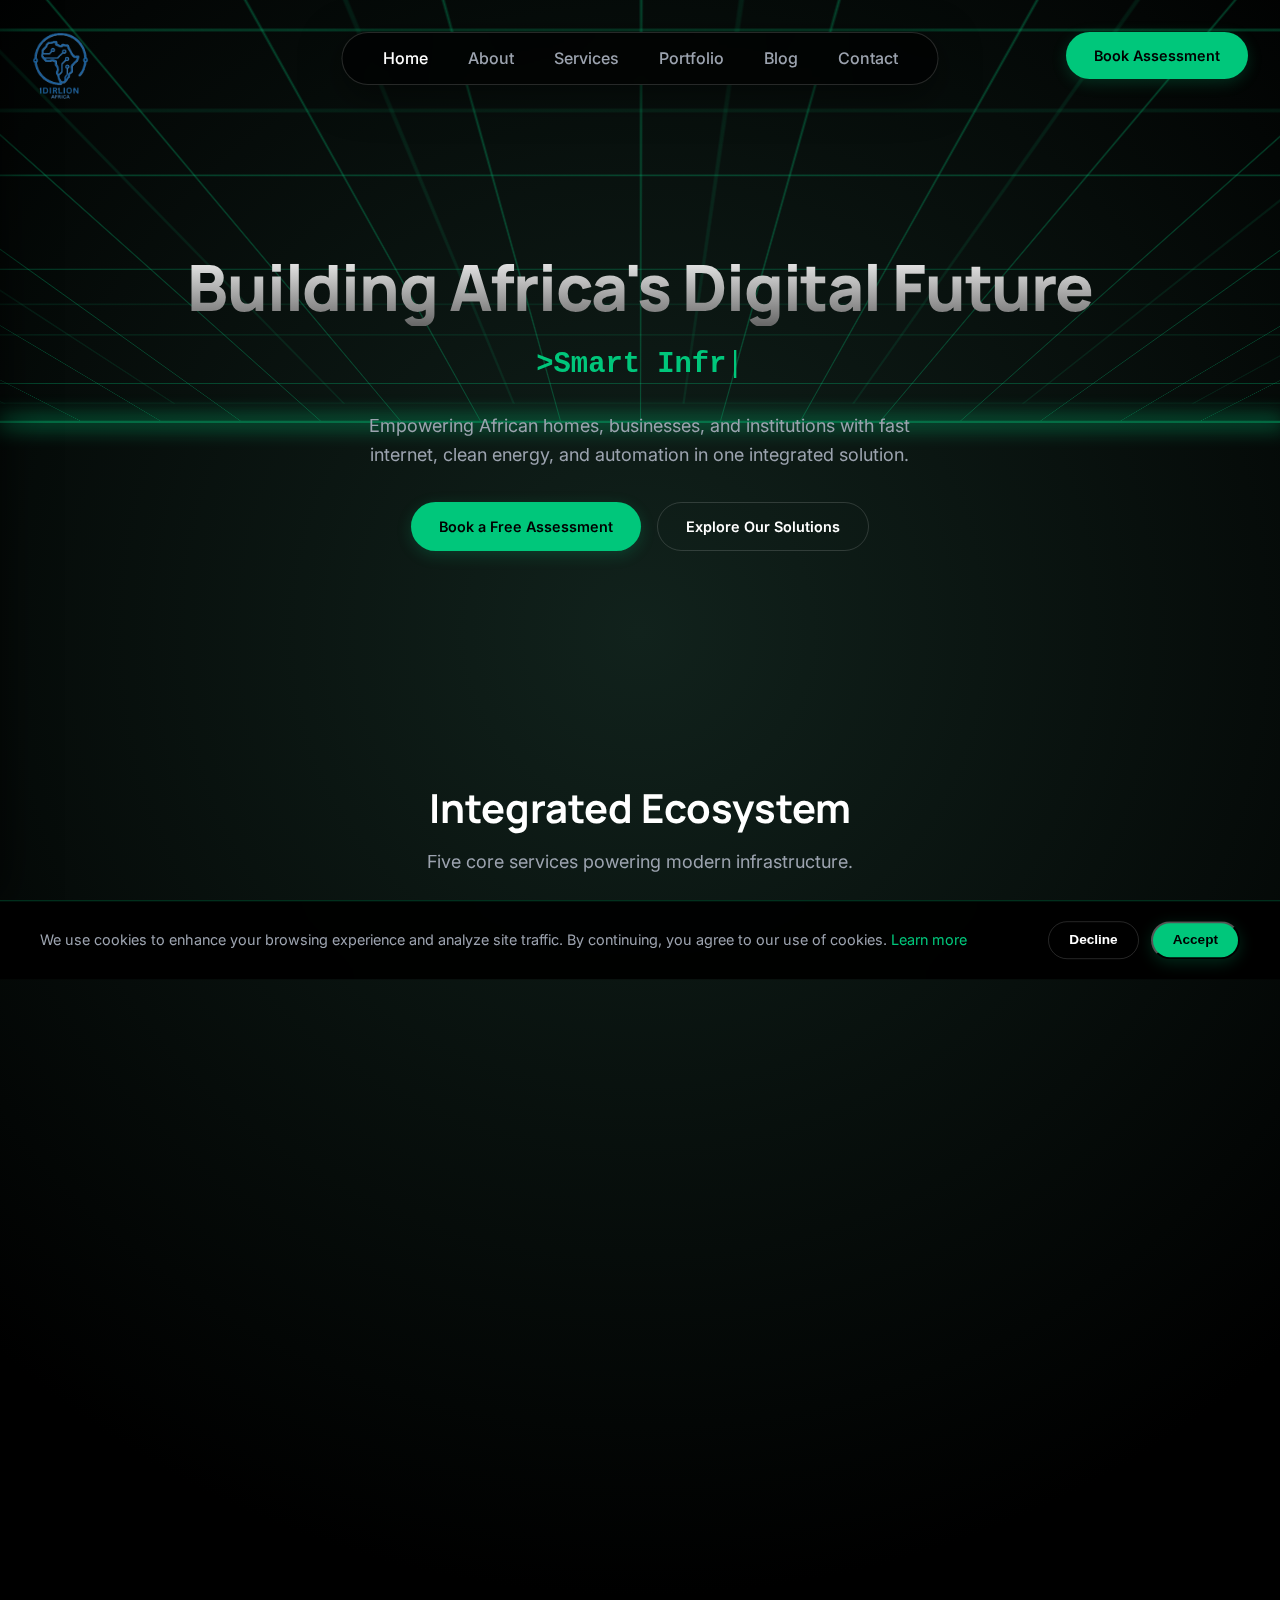
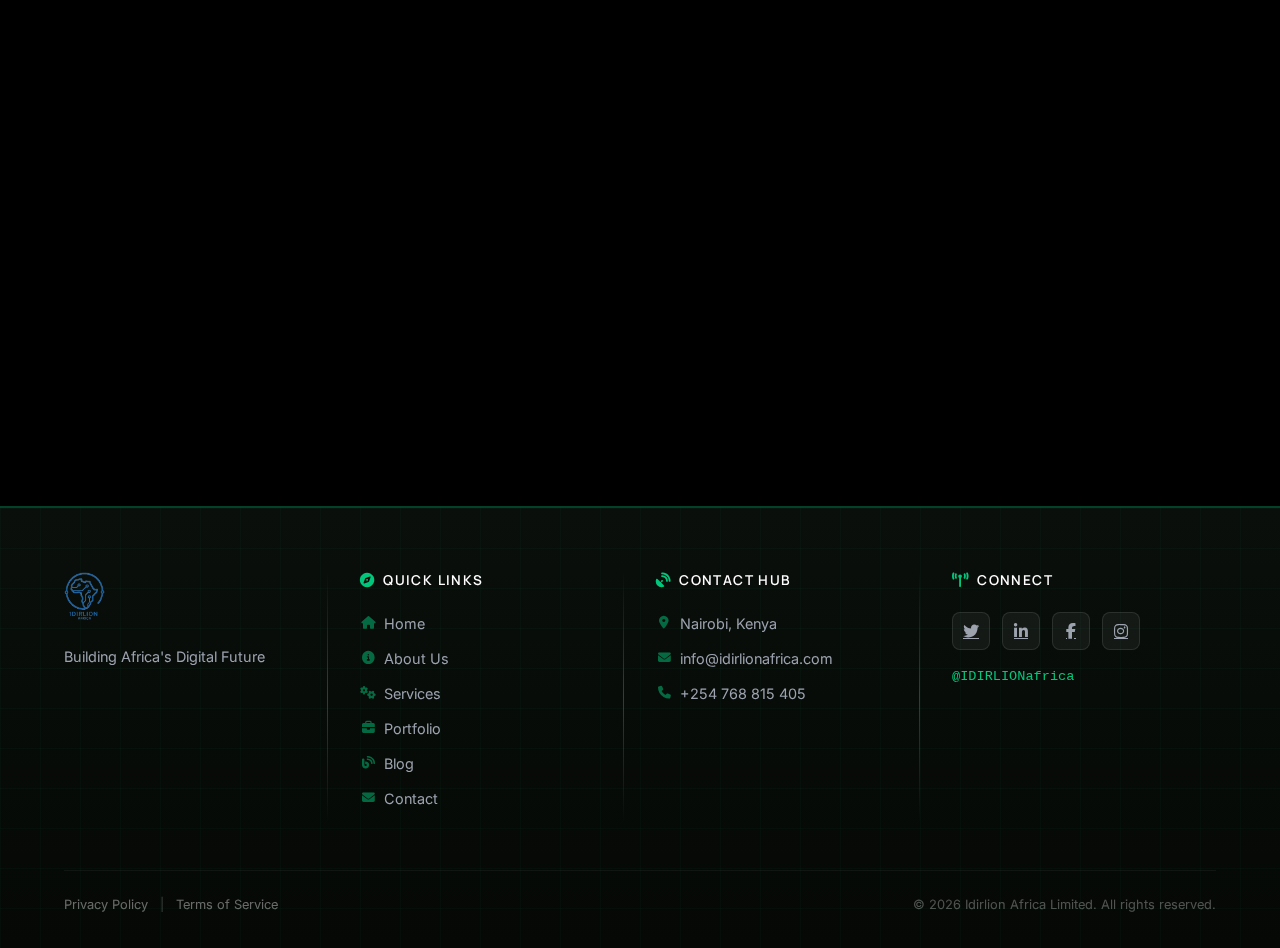
<file: index.html>
<!DOCTYPE html>
<html lang="en">

<head>
    <meta charset="UTF-8">
    <meta name="viewport" content="width=device-width, initial-scale=1.0">
    <title>Idirlion Africa | Smart Infrastructure Solutions in Kenya</title>

    <!-- SEO Meta Tags -->
    <meta name="description"
        content="Idirlion Africa provides integrated smart infrastructure solutions in Kenya: fast internet connectivity, solar power, security systems, smart building automation, and business software.">
    <meta name="keywords"
        content="smart infrastructure Kenya, internet connectivity Nairobi, solar power Kenya, CCTV security, smart building automation, business software Africa">
    <meta name="author" content="Idirlion Africa Limited">

    <!-- Canonical URL -->
    <link rel="canonical" href="https://idirlionafrica.com/">

    <!-- Open Graph / Social Media Tags -->
    <meta property="og:title" content="Idirlion Africa | Smart Infrastructure Solutions">
    <meta property="og:description"
        content="Empowering African homes, businesses, and institutions with fast internet, clean energy, and automation in one integrated solution.">
    <meta property="og:type" content="website">
    <meta property="og:url" content="https://idirlionafrica.com/">
    <meta property="og:image" content="https://idirlionafrica.com/images/logo.png">

    <!-- Twitter Card Tags -->
    <meta name="twitter:card" content="summary_large_image">
    <meta name="twitter:site" content="@IDIRLIONafrica">
    <meta name="twitter:title" content="Idirlion Africa | Smart Infrastructure Solutions">
    <meta name="twitter:description"
        content="Integrated smart infrastructure solutions in Kenya: internet, solar power, security, and automation.">
    <meta name="twitter:image" content="https://idirlionafrica.com/images/logo.png">

    <!-- Favicon -->
    <link rel="icon" type="image/png" href="images/logo.png">
    <link rel="apple-touch-icon" href="images/logo.png">

    <!-- Preconnect for Performance -->
    <link rel="preconnect" href="https://cdnjs.cloudflare.com">
    <link rel="dns-prefetch" href="https://cdnjs.cloudflare.com">
    <link rel="preconnect" href="https://fonts.googleapis.com">
    <link rel="preconnect" href="https://fonts.gstatic.com" crossorigin>

    <!-- Schema.org JSON-LD -->
    <script type="application/ld+json">
    {
        "@context": "https://schema.org",
        "@type": "LocalBusiness",
        "name": "Idirlion Africa Limited",
        "description": "Integrated smart infrastructure solutions in Kenya: internet connectivity, solar power, security systems, smart building automation, and business software.",
        "url": "https://idirlionafrica.com",
        "logo": "https://idirlionafrica.com/images/logo.png",
        "telephone": "+254768815405",
        "email": "info@idirlionafrica.com",
        "address": {
            "@type": "PostalAddress",
            "addressLocality": "Nairobi",
            "addressCountry": "KE"
        },
        "areaServed": "Kenya",
        "sameAs": [
            "https://twitter.com/IDIRLIONafrica",
            "https://www.linkedin.com/company/idirlion-africa",
            "https://www.facebook.com/idirlionafrica"
        ]
    }
    </script>

    <link rel="stylesheet" href="css/styles.css">
    <link rel="stylesheet" href="https://cdnjs.cloudflare.com/ajax/libs/font-awesome/6.5.1/css/all.min.css">
</head>

<body>
    <!-- Page Loader -->
    <div class="page-loader">
        <div class="loader-content">
            <div class="loader-spinner"></div>
        </div>
    </div>

    <!-- Fixed Elements -->
    <a href="index.html" class="fixed-logo">
        <img src="images/logo.png" alt="Idirlion" style="height: 70px; width: auto;">
    </a>
    <a href="contact.html" class="fixed-cta btn btn-primary">Book Assessment</a>

    <!-- Hamburger Menu Button (Mobile) -->
    <button class="hamburger" id="hamburger" aria-label="Toggle navigation menu">
        <span></span>
        <span></span>
        <span></span>
    </button>

    <!-- Mobile Menu Overlay -->
    <div class="mobile-menu-overlay" id="mobileMenu">
        <button class="mobile-menu-close" id="mobileMenuClose" aria-label="Close menu"></button>
        <ul class="mobile-nav-links">
            <li><a href="index.html" class="active">Home</a></li>
            <li><a href="about.html">About</a></li>
            <li><a href="services.html">Services</a></li>
            <li><a href="portfolio.html">Portfolio</a></li>
            <li><a href="blog.html">Blog</a></li>
            <li><a href="contact.html">Contact</a></li>
        </ul>
        <a href="contact.html" class="btn btn-primary mobile-cta">Book Assessment</a>
    </div>
    <div class="mobile-menu-backdrop" id="mobileBackdrop"></div>

    <!-- Floating Navbar (Links Only) -->
    <nav class="navbar">
        <div class="nav-links">
            <a href="index.html" class="active">Home</a>
            <a href="about.html">About</a>
            <a href="services.html">Services</a>
            <a href="portfolio.html">Portfolio</a>
            <a href="blog.html">Blog</a>
            <a href="contact.html">Contact</a>
        </div>
    </nav>

    <main>

        <!-- Hero Section -->
        <!-- Nexus Wrapper: Unifies properties of Hero & Ecosystem for seamless background -->
        <div class="nexus-wrapper">
            <!-- 3D City Wireframe Background (Covers both sections) -->
            <div class="nexus-visual">
                <div class="grid-plane"></div>
                <div class="horizon-glow"></div>
            </div>

            <!-- Hero Section: The Nexus Hub -->
            <section class="hero nexus-hero">
                <div class="container text-center" style="position: relative; z-index: 2;">

                    <h1 class="display-text reveal">Building Africa's Digital Future</h1>
                    <div class="typewriter-container reveal">
                        <span class="typewriter-prefix">&gt; </span><span id="typewriter-text"
                            style="font-weight: bold;"></span><span class="typewriter-cursor">|</span>
                    </div>
                    <p class="subtext mb-8 reveal" style="margin-top: 1.5rem;">
                        Empowering African homes, businesses, and institutions with fast internet, clean energy, and
                        automation
                        in one integrated solution.
                    </p>
                    <div class="reveal" style="display: flex; gap: 1rem; justify-content: center; margin-top: 2rem;">
                        <a href="contact.html" class="btn btn-primary">Book a Free Assessment</a>
                        <a href="services.html" class="btn btn-outline">Explore Our Solutions</a>
                    </div>
                </div>
            </section>

            <!-- Ecosystem Section: System Modules -->
            <section class="section">
                <div class="container" style="position: relative; z-index: 2;">
                    <div class="text-center mb-8 reveal">
                        <h2 style="font-size: 2.5rem; margin-bottom: 1rem;">Integrated Ecosystem</h2>
                        <p class="subtext">Five core services powering modern infrastructure.</p>
                    </div>

                    <div class="bento-grid reveal">
                        <!-- Connectivity -->
                        <div class="holo-card bento-large"
                            style="background-image: linear-gradient(rgba(5, 20, 15, 0.9), rgba(5, 20, 15, 0.8)), url('images/connectivity.jpg'); background-size: cover;">
                            <div class="scan-line"></div>
                            <div class="status-light"></div>
                            <div class="bento-icon"><i class="fas fa-wifi"></i></div>
                            <h3>Connectivity</h3>
                            <p class="holo-text">Fiber, wireless, and solar-powered Wi-Fi.</p>
                            <div class="holo-corner"></div>
                        </div>

                        <!-- Security -->
                        <div class="holo-card"
                            style="background-image: linear-gradient(rgba(5, 20, 15, 0.9), rgba(5, 20, 15, 0.8)), url('images/security.jpg'); background-size: cover;">
                            <div class="scan-line"></div>
                            <div class="status-light"></div>
                            <div class="bento-icon"><i class="fas fa-shield-halved"></i></div>
                            <h4>Security</h4>
                            <p class="holo-text">Biometric access & IP CCTV.</p>
                            <div class="holo-corner"></div>
                        </div>

                        <!-- Solar -->
                        <div class="holo-card"
                            style="background-image: linear-gradient(rgba(5, 20, 15, 0.9), rgba(5, 20, 15, 0.8)), url('images/solar.jpg'); background-size: cover;">
                            <div class="scan-line"></div>
                            <div class="status-light"></div>
                            <div class="bento-icon"><i class="fas fa-solar-panel"></i></div>
                            <h4>Solar Power</h4>
                            <p class="holo-text">Off-grid & hybrid energy.</p>
                            <div class="holo-corner"></div>
                        </div>

                        <!-- Smart Building -->
                        <div class="holo-card"
                            style="background-image: linear-gradient(rgba(5, 20, 15, 0.9), rgba(5, 20, 15, 0.8)), url('images/smart-building.png'); background-size: cover;">
                            <div class="scan-line"></div>
                            <div class="status-light"></div>
                            <div class="bento-icon"><i class="fas fa-building"></i></div>
                            <h4>Smart Building</h4>
                            <p class="holo-text">IoT automation & sensors.</p>
                            <div class="holo-corner"></div>
                        </div>

                        <!-- Software -->
                        <div class="holo-card"
                            style="background-image: linear-gradient(rgba(5, 20, 15, 0.9), rgba(5, 20, 15, 0.8)), url('images/software.jpg'); background-size: cover;">
                            <div class="scan-line"></div>
                            <div class="status-light"></div>
                            <div class="bento-icon"><i class="fas fa-laptop-code"></i></div>
                            <h4>Business Software</h4>
                            <p class="holo-text">Cloud POS & CRM.</p>
                            <div class="holo-corner"></div>
                        </div>
                    </div>
                </div>
            </section>

            <!-- CTA Section: Launchpad -->
            <section class="section text-center">
                <div class="container">
                    <div class="command-console reveal">
                        <div class="console-header">
                            <span class="console-dot red"></span>
                            <span class="console-dot yellow"></span>
                            <span class="console-dot green"></span>
                            <span class="console-title">TERMINAL_RELAY_01</span>
                        </div>
                        <div class="console-body">
                            <h2 style="margin-bottom: 1.5rem; font-size: 2.5rem; font-family: 'Inter', sans-serif;">Get
                                Started
                                Today</h2>
                            <p
                                style="color: var(--text-secondary); margin-bottom: 2rem; font-size: 1.1rem; line-height: 1.6; max-width: 600px; margin-left: auto; margin-right: auto;">
                                Join our community of future-ready partners by exploring our tailored showcase kits
                                today.
                            </p>
                            <div style="display: flex; gap: 1.5rem; justify-content: center; flex-wrap: wrap;">
                                <a href="contact.html" class="btn btn-primary"
                                    style="box-shadow: 0 0 20px rgba(0,255,128,0.4);">Book a Free Assessment</a>
                                <a href="services.html" class="btn btn-outline"
                                    style="background: rgba(0,0,0,0.5);">Explore
                                    Our
                                    Solutions</a>
                            </div>
                        </div>
                    </div>
                </div>
            </section>
        </div> <!-- Closing nexus-wrapper here -->

        <!-- Command Center CSS -->
        <style>
            /* Nexus Wrapper */
            .nexus-wrapper {
                position: relative;
                /* No perspective here, kept inside visual */
            }

            /* Nexus Hero */
            .nexus-hero {
                position: relative;
                background: transparent;
                /* Changed from black to transparent so grid shows through */
                overflow: visible;
                /* Allow visual flow */
                display: flex;
                align-items: center;
                justify-content: center;
                min-height: 80vh;
            }

            .hero-badge {
                display: inline-flex;
                align-items: center;
                gap: 8px;
                background: rgba(0, 199, 123, 0.1);
                border: 1px solid rgba(0, 199, 123, 0.3);
                padding: 5px 15px;
                border-radius: 20px;
                font-size: 0.8rem;
                color: var(--accent-green);
                letter-spacing: 2px;
                margin-bottom: 1.5rem;
                font-family: 'Courier New', monospace;
                font-weight: bold;
            }

            .pulse-dot {
                width: 8px;
                height: 8px;
                background: var(--accent-green);
                border-radius: 50%;
                animation: pulse-green 1.5s infinite;
            }

            @keyframes pulse-green {
                0% {
                    box-shadow: 0 0 0 0 rgba(0, 199, 123, 0.7);
                }

                70% {
                    box-shadow: 0 0 0 6px rgba(0, 199, 123, 0);
                }

                100% {
                    box-shadow: 0 0 0 0 rgba(0, 199, 123, 0);
                }
            }

            /* 3D Wireframe Background */
            /* 3D Wireframe Background */
            .nexus-visual {
                position: absolute;
                inset: 0;
                overflow: hidden;
                background: radial-gradient(circle at 50% 30%, #11221c 0%, #000 60%);
                perspective: 600px;
                /* Reverted to former perspective */
            }

            .horizon-glow {
                position: absolute;
                top: 20%;
                left: 0;
                width: 100%;
                height: 2px;
                background: var(--accent-green);
                box-shadow: 0 0 20px 5px var(--accent-green);
                opacity: 0.5;
                z-index: 2;
            }

            .grid-plane {
                position: absolute;
                width: 300%;
                height: 200%;
                top: 20%;
                left: -100%;
                background-image:
                    linear-gradient(rgba(0, 199, 123, 0.3) 1px, transparent 1px),
                    linear-gradient(90deg, rgba(0, 199, 123, 0.3) 1px, transparent 1px);
                background-size: 80px 80px;
                transform-origin: 50% 0%;
                transform: rotateX(60deg);
                /* Reverted to 60deg */
                animation: grid-flow 15s linear infinite;
                /* Slower, reverted to 15s */
            }

            /* "City" Blocks */
            .grid-plane::after {
                content: '';
                position: absolute;
                inset: 0;
                background-image:
                    linear-gradient(rgba(0, 199, 123, 0.1) 2px, transparent 2px),
                    linear-gradient(90deg, rgba(0, 199, 123, 0.1) 2px, transparent 2px);
                background-size: 160px 160px;
                transform: translate(40px, 40px);
            }

            @keyframes grid-flow {
                0% {
                    transform: rotateX(60deg) translateY(0);
                }

                100% {
                    transform: rotateX(60deg) translateY(80px);
                    /* Keeping the seamless loop height */
                }
            }

            /* Holographic Cards */
            .holo-card {
                position: relative;
                background: rgba(10, 20, 15, 0.4);
                /* Slightly More Transparent */
                border: 1px solid rgba(0, 199, 123, 0.1);
                border-radius: 12px;
                padding: 2rem;
                overflow: hidden;
                transition: all 0.4s cubic-bezier(0.4, 0, 0.2, 1);
                display: flex;
                flex-direction: column;
                justify-content: flex-end;
                min-height: 250px;
                backdrop-filter: blur(10px);
                box-shadow: 0 4px 30px rgba(0, 0, 0, 0.1);
            }

            .holo-card:hover {
                border-color: rgba(0, 199, 123, 0.5);
                background: rgba(10, 30, 20, 0.6);
                /* Lit up state */
                box-shadow: 0 0 30px rgba(0, 199, 123, 0.15), inset 0 0 20px rgba(0, 199, 123, 0.05);
                /* Outer + Inner Glow */
                transform: translateY(-5px);
                /* Lift */
            }

            /* Ambient Light Reflection (Pseudo-element) */
            .holo-card::before {
                content: '';
                position: absolute;
                top: 0;
                left: -100%;
                width: 50%;
                height: 100%;
                background: linear-gradient(90deg, transparent, rgba(255, 255, 255, 0.05), transparent);
                transform: skewX(-25deg);
                transition: 0.5s;
                pointer-events: none;
            }

            .holo-card:hover::before {
                left: 150%;
                transition: 0.7s;
            }

            .holo-text {
                border-left: 2px solid var(--accent-green);
                padding-left: 12px;
                margin-top: 1rem;
                color: rgba(255, 255, 255, 0.85) !important;
                background: linear-gradient(90deg, rgba(0, 199, 123, 0.1), transparent);
                font-size: 0.9rem;
                line-height: 1.5;
                padding-top: 0.5rem;
                padding-bottom: 0.5rem;
                border-radius: 0 4px 4px 0;
                transform: translateX(0);
                transition: transform 0.3s ease;
            }

            .holo-card:hover .holo-text {
                transform: translateX(5px);
                background: linear-gradient(90deg, rgba(0, 199, 123, 0.2), transparent);
            }

            /* Remove Old Scan Line */
            .scan-line {
                display: none;
            }

            .status-light {
                position: absolute;
                top: 20px;
                right: 20px;
                width: 6px;
                height: 6px;
                background: #333;
                border-radius: 50%;
                transition: background 0.3s;
            }

            .holo-card:hover .status-light {
                background: var(--accent-green);
                box-shadow: 0 0 8px var(--accent-green);
            }

            .holo-corner {
                position: absolute;
                bottom: 0;
                right: 0;
                width: 20px;
                height: 20px;
                border-bottom: 2px solid var(--accent-green);
                border-right: 2px solid var(--accent-green);
                opacity: 0;
                transition: opacity 0.3s;
            }

            .holo-card:hover .holo-corner {
                opacity: 1;
            }

            /* Command Console CTA */
            .command-console {
                background: #0a0a0a;
                border: 1px solid #333;
                border-radius: 12px;
                overflow: hidden;
                box-shadow: 0 0 50px rgba(0, 0, 0, 0.8);
                max-width: 800px;
                margin: 0 auto;
            }

            .console-header {
                background: #1a1a1a;
                padding: 10px 20px;
                display: flex;
                align-items: center;
                gap: 8px;
                border-bottom: 1px solid #333;
            }

            .console-dot {
                width: 10px;
                height: 10px;
                border-radius: 50%;
            }

            .console-dot.red {
                background: #ff5f56;
            }

            .console-dot.yellow {
                background: #ffbd2e;
            }

            .console-dot.green {
                background: #27c93f;
            }

            .console-title {
                margin-left: 10px;
                font-family: 'Courier New', monospace;
                font-size: 0.8rem;
                color: #666;
            }

            .console-body {
                padding: 4rem 2rem;
                background: radial-gradient(circle at center, #111 0%, #050505 100%);
            }

            /* Typewriter Effect Styles */
            .typewriter-container {
                font-family: 'Courier New', monospace;
                font-size: clamp(1.2rem, 2.5vw, 1.8rem);
                color: var(--accent-green);
                margin-top: 1rem;
                min-height: 2.5rem;
                /* Prevent layout shift */
                display: flex;
                justify-content: center;
                align-items: center;
            }

            .typewriter-prefix {
                color: var(--accent-green);
                font-weight: bold;
            }

            #typewriter-text {
                border-right: none;
                /* Cursor handled separately */
            }

            .typewriter-cursor {
                display: inline-block;
                color: var(--accent-green);
                animation: blink 0.7s steps(1) infinite;
                font-weight: 100;
            }

            @keyframes blink {

                0%,
                50% {
                    opacity: 1;
                }

                51%,
                100% {
                    opacity: 0;
                }
            }
        </style>

        <!-- Control Panel Footer -->
        <footer class="control-footer">
            <div class="control-grid-bg"></div>
            <div class="container">
                <!-- Main Grid -->
                <div class="control-grid">
                    <!-- Column 1: Logo + Tagline -->
                    <div class="control-col">
                        <a href="index.html" class="control-logo">
                            <img src="images/logo.png" alt="Idirlion Africa" style="height: 50px; width: auto;">
                        </a>
                        <p class="control-tagline">Building Africa's Digital Future</p>

                    </div>

                    <!-- Column 2: Quick Links -->
                    <div class="control-col">
                        <h4 class="control-heading"><i class="fas fa-compass"></i> Quick Links</h4>
                        <ul class="control-links">
                            <li><a href="index.html"><i class="fas fa-home"></i> Home</a></li>
                            <li><a href="about.html"><i class="fas fa-info-circle"></i> About Us</a></li>
                            <li><a href="services.html"><i class="fas fa-cogs"></i> Services</a></li>
                            <li><a href="portfolio.html"><i class="fas fa-briefcase"></i> Portfolio</a></li>
                            <li><a href="blog.html"><i class="fas fa-blog"></i> Blog</a></li>
                            <li><a href="contact.html"><i class="fas fa-envelope"></i> Contact</a></li>
                        </ul>
                    </div>



                    <!-- Column 4: Contact Info -->
                    <div class="control-col">
                        <h4 class="control-heading"><i class="fas fa-satellite-dish"></i> Contact Hub</h4>
                        <ul class="control-links contact-info">
                            <li><i class="fas fa-map-marker-alt"></i> Nairobi, Kenya</li>
                            <li><a href="mailto:info@idirlionafrica.com"><i class="fas fa-envelope"></i>
                                    info@idirlionafrica.com</a></li>
                            <li><a href="tel:+254768815405"><i class="fas fa-phone"></i> +254 768 815 405</a></li>
                        </ul>
                    </div>

                    <!-- Column 5: Social Icons -->
                    <div class="control-col">
                        <h4 class="control-heading"><i class="fas fa-broadcast-tower"></i> Connect</h4>
                        <div class="control-social">
                            <a href="#" aria-label="Twitter"><i class="fab fa-twitter"></i></a>
                            <a href="#" aria-label="LinkedIn"><i class="fab fa-linkedin-in"></i></a>
                            <a href="#" aria-label="Facebook"><i class="fab fa-facebook-f"></i></a>
                            <a href="#" aria-label="Instagram"><i class="fab fa-instagram"></i></a>
                        </div>
                        <p class="control-handle">@IDIRLIONafrica</p>
                    </div>
                </div>

                <!-- Bottom Bar -->
                <div class="control-bottom">
                    <div class="control-legal">
                        <a href="privacy-policy.html">Privacy Policy</a>
                        <span class="separator">|</span>
                        <a href="terms-of-service.html">Terms of Service</a>
                    </div>
                    <p>© 2026 Idirlion Africa Limited. All rights reserved.</p>
                </div>
            </div>
        </footer>

        <!-- Control Panel Footer Styles -->
        <style>
            .control-footer {
                position: relative;
                margin-top: 0;
                padding: 4rem 0 2rem;
                background: linear-gradient(180deg, #0a0f0c 0%, #050805 100%);
                border-top: 2px solid rgba(0, 199, 123, 0.3);
                overflow: hidden;
            }

            .control-grid-bg {
                position: absolute;
                inset: 0;
                background-image:
                    linear-gradient(rgba(0, 199, 123, 0.03) 1px, transparent 1px),
                    linear-gradient(90deg, rgba(0, 199, 123, 0.03) 1px, transparent 1px);
                background-size: 40px 40px;
                pointer-events: none;
            }

            .control-grid {
                display: grid;
                grid-template-columns: repeat(4, 1fr);
                gap: 2rem;
                position: relative;
            }

            .control-col {
                position: relative;
                padding-right: 2rem;
            }

            /* Glowing vertical separators */
            .control-col:not(:last-child)::after {
                content: '';
                position: absolute;
                right: 0;
                top: 0;
                height: 100%;
                width: 1px;
                background: linear-gradient(180deg, transparent, rgba(0, 199, 123, 0.4), transparent);
            }

            .control-logo img {
                margin-bottom: 1rem;
                transition: filter 0.3s ease;
            }

            .control-logo:hover img {
                filter: brightness(1.2);
            }

            .control-tagline {
                color: var(--text-secondary);
                font-size: 0.9rem;
                margin-bottom: 1.5rem;
            }

            .system-status {
                display: flex;
                align-items: center;
                gap: 0.5rem;
                padding: 0.5rem 1rem;
                background: rgba(0, 199, 123, 0.1);
                border: 1px solid rgba(0, 199, 123, 0.2);
                border-radius: 20px;
                width: fit-content;
            }

            .status-dot {
                width: 8px;
                height: 8px;
                background: var(--accent-green);
                border-radius: 50%;
                animation: pulse-dot 2s ease-in-out infinite;
            }

            @keyframes pulse-dot {

                0%,
                100% {
                    opacity: 1;
                    box-shadow: 0 0 0 0 rgba(0, 199, 123, 0.4);
                }

                50% {
                    opacity: 0.7;
                    box-shadow: 0 0 0 6px rgba(0, 199, 123, 0);
                }
            }

            .status-text {
                color: var(--accent-green);
                font-size: 0.75rem;
                font-family: 'Courier New', monospace;
                text-transform: uppercase;
                letter-spacing: 0.05em;
            }

            .control-heading {
                color: #fff;
                font-size: 0.85rem;
                font-weight: 600;
                text-transform: uppercase;
                letter-spacing: 0.1em;
                margin-bottom: 1.5rem;
                display: flex;
                align-items: center;
                gap: 0.5rem;
            }

            .control-heading i {
                color: var(--accent-green);
                font-size: 0.9rem;
            }

            .control-links {
                list-style: none;
                padding: 0;
                margin: 0;
            }

            .control-links li {
                margin-bottom: 0.75rem;
            }

            .control-links a,
            .control-links li {
                color: var(--text-secondary);
                text-decoration: none;
                font-size: 0.9rem;
                display: flex;
                align-items: center;
                gap: 0.5rem;
                transition: all 0.3s ease;
            }

            .control-links a i {
                color: rgba(0, 199, 123, 0.5);
                font-size: 0.8rem;
                width: 16px;
                text-align: center;
            }

            .control-links a:hover {
                color: #fff;
                transform: translateX(5px);
            }

            .control-links a:hover i {
                color: var(--accent-green);
            }

            .contact-info li {
                color: var(--text-secondary);
            }

            .contact-info li i {
                color: rgba(0, 199, 123, 0.5);
                font-size: 0.8rem;
                width: 16px;
                text-align: center;
            }

            .control-social {
                display: flex;
                gap: 0.75rem;
                margin-bottom: 1rem;
            }

            .control-social a {
                display: flex;
                align-items: center;
                justify-content: center;
                width: 38px;
                height: 38px;
                border-radius: 8px;
                background: rgba(255, 255, 255, 0.05);
                border: 1px solid rgba(255, 255, 255, 0.1);
                color: var(--text-secondary);
                font-size: 1rem;
                transition: all 0.3s ease;
            }

            .control-social a:hover {
                background: var(--accent-green);
                border-color: var(--accent-green);
                color: #000;
                transform: translateY(-3px);
                box-shadow: 0 5px 15px rgba(0, 199, 123, 0.3);
            }

            .control-handle {
                color: var(--accent-green);
                font-size: 0.85rem;
                font-family: 'Courier New', monospace;
            }

            .control-bottom {
                display: flex;
                justify-content: space-between;
                align-items: center;
                margin-top: 3rem;
                padding-top: 1.5rem;
                border-top: 1px solid rgba(255, 255, 255, 0.05);
            }

            .control-bottom p {
                color: rgba(255, 255, 255, 0.3);
                font-size: 0.8rem;
                margin: 0;
            }

            .control-legal {
                display: flex;
                align-items: center;
                gap: 0.75rem;
            }

            .control-legal a {
                color: rgba(255, 255, 255, 0.4);
                text-decoration: none;
                font-size: 0.8rem;
                transition: color 0.3s ease;
            }

            .control-legal a:hover {
                color: var(--accent-green);
            }

            .control-legal .separator {
                color: rgba(255, 255, 255, 0.2);
                font-size: 0.8rem;
            }

            .control-version {
                font-family: 'Courier New', monospace;
                color: rgba(0, 199, 123, 0.4) !important;
            }

            /* Responsive */
            @media (max-width: 1024px) {
                .control-grid {
                    grid-template-columns: repeat(3, 1fr);
                }

                .control-col:nth-child(3)::after {
                    display: none;
                }
            }

            @media (max-width: 768px) {
                .control-grid {
                    grid-template-columns: repeat(2, 1fr);
                }

                .control-col::after {
                    display: none;
                }

                .control-col {
                    padding-right: 0;
                }

                .control-bottom {
                    flex-direction: column;
                    text-align: center;
                    gap: 0.5rem;
                }
            }

            @media (max-width: 480px) {
                .control-grid {
                    grid-template-columns: 1fr;
                    text-align: center;
                }

                .control-col {
                    align-items: center;
                    display: flex;
                    flex-direction: column;
                }

                .system-status {
                    margin: 0 auto 1.5rem;
                }

                .control-social {
                    justify-content: center;
                }
            }
        </style>
    </main>

    <script src="js/main.js"></script>

    <!-- Mobile Menu Toggle Script -->
    <script>
        const hamburger = document.getElementById('hamburger');
        const mobileMenu = document.getElementById('mobileMenu');
        const backdrop = document.getElementById('mobileBackdrop');
        const closeBtn = document.getElementById('mobileMenuClose');

        function openMenu() {
            hamburger.classList.add('active');
            mobileMenu.classList.add('active');
            backdrop.classList.add('active');
            document.body.style.overflow = 'hidden';
        }

        function closeMenu() {
            hamburger.classList.remove('active');
            mobileMenu.classList.remove('active');
            backdrop.classList.remove('active');
            document.body.style.overflow = '';
        }

        hamburger.addEventListener('click', function () {
            if (mobileMenu.classList.contains('active')) {
                closeMenu();
            } else {
                openMenu();
            }
        });

        // Close menu when close button is clicked
        closeBtn.addEventListener('click', closeMenu);

        // Close menu when backdrop is clicked
        backdrop.addEventListener('click', closeMenu);

        // Close menu when a link is clicked
        mobileMenu.querySelectorAll('a').forEach(link => {
            link.addEventListener('click', closeMenu);
        });
    </script>

    <!-- Cookie Consent Banner -->
    <div class="cookie-consent" id="cookieConsent">
        <div class="cookie-consent-inner">
            <div class="cookie-consent-text">
                <p>We use cookies to enhance your browsing experience and analyze site traffic. By continuing, you agree
                    to our use of cookies. <a href="privacy-policy.html">Learn more</a></p>
            </div>
            <div class="cookie-consent-buttons">
                <button class="btn btn-outline" id="cookieDecline">Decline</button>
                <button class="btn btn-primary" id="cookieAccept">Accept</button>
            </div>
        </div>
    </div>
</body>

</html>
</file>
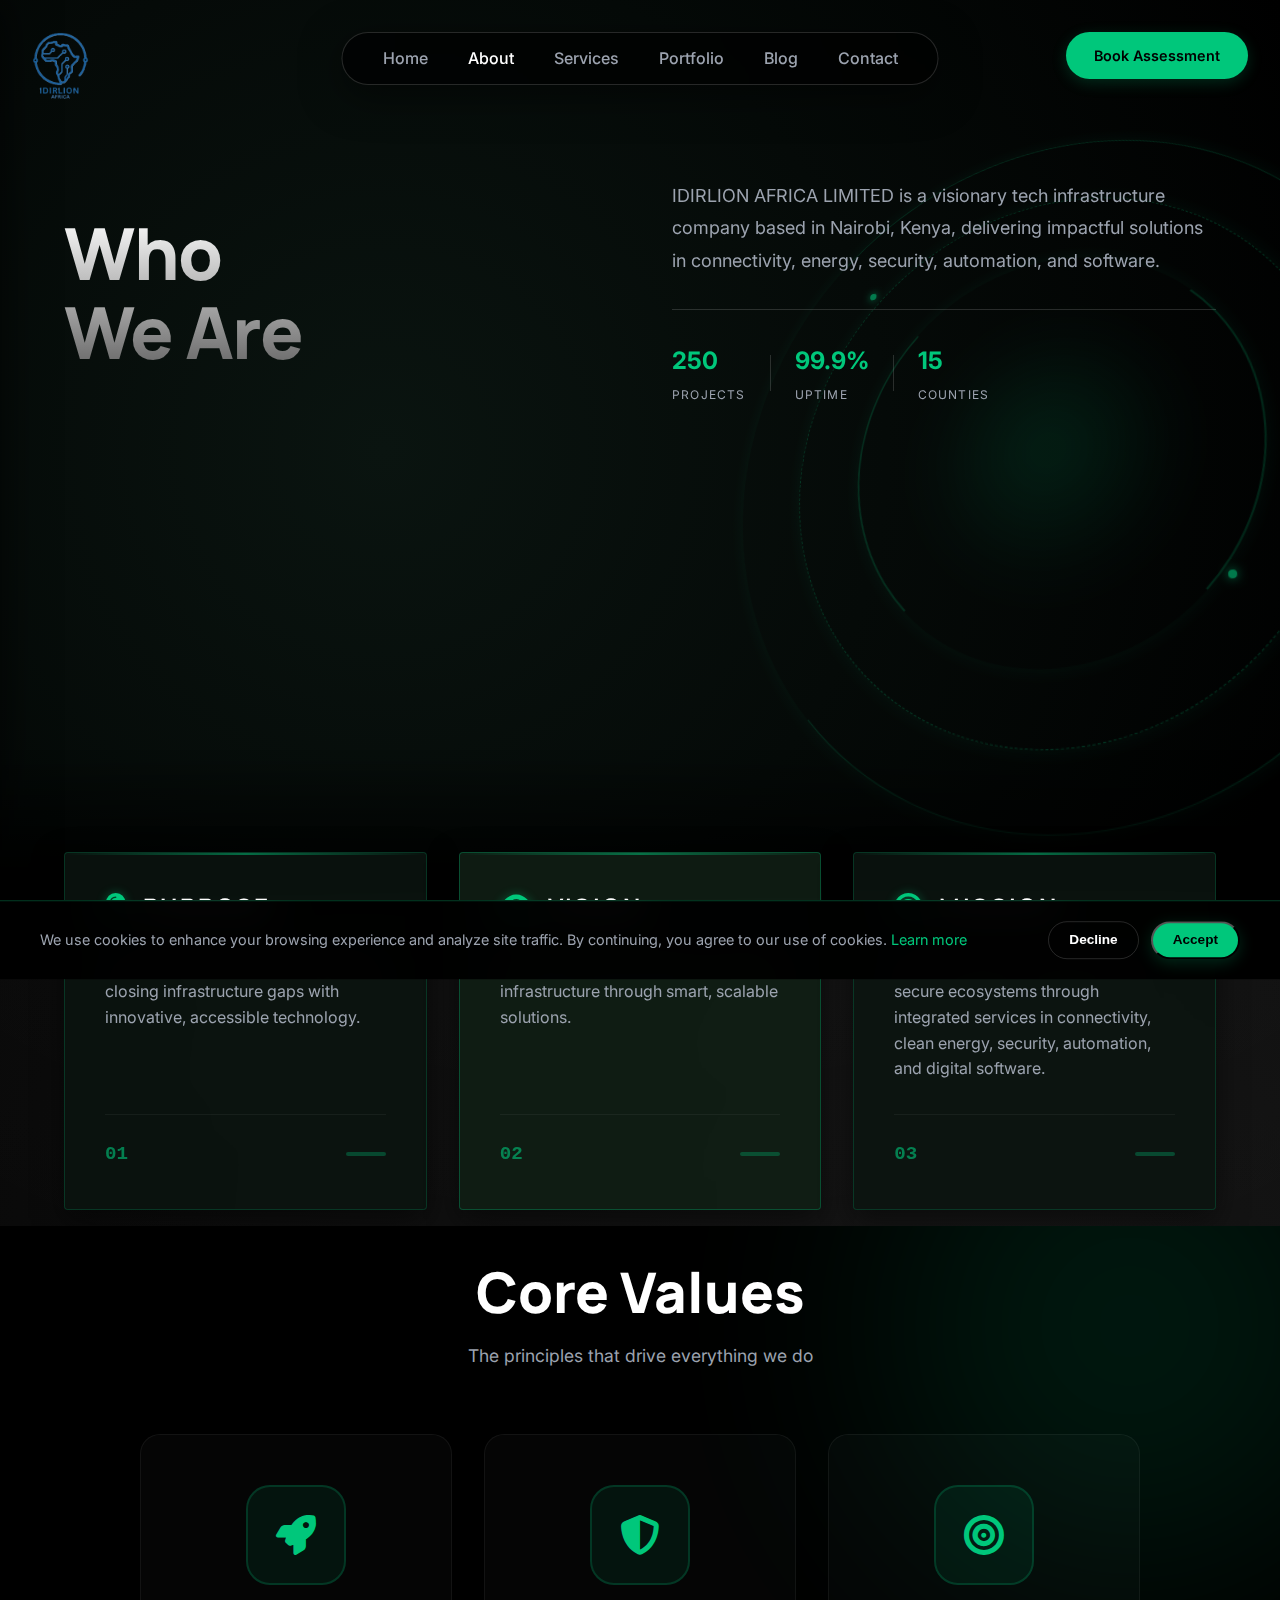
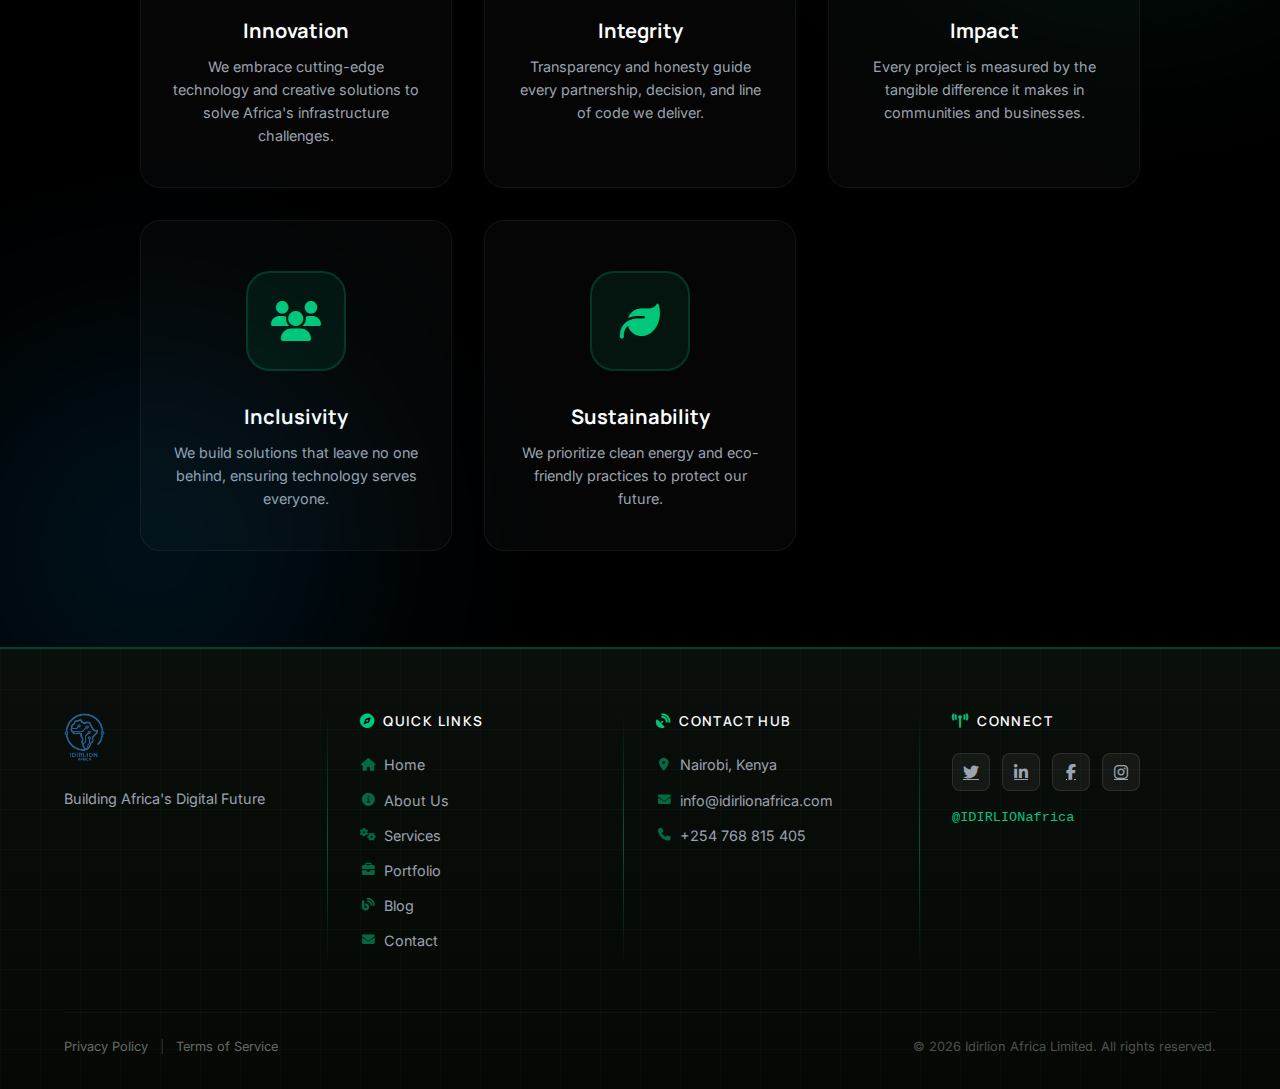
<file: about.html>
<!DOCTYPE html>
<html lang="en">

<head>
    <meta charset="UTF-8">
    <meta name="viewport" content="width=device-width, initial-scale=1.0">
    <title>About Us | Idirlion Africa - Smart Infrastructure in Kenya</title>

    <!-- SEO Meta Tags -->
    <meta name="description"
        content="Learn about Idirlion Africa Limited, a Nairobi-based tech infrastructure company delivering connectivity, solar power, security, and automation solutions across Kenya.">
    <meta name="keywords"
        content="Idirlion Africa, about us, tech company Kenya, infrastructure solutions, Nairobi tech company">
    <meta name="author" content="Idirlion Africa Limited">

    <!-- Canonical URL -->
    <link rel="canonical" href="https://idirlionafrica.com/about.html">

    <!-- Open Graph Tags -->
    <meta property="og:title" content="About Idirlion Africa | Our Mission & Vision">
    <meta property="og:description"
        content="A visionary tech infrastructure company based in Nairobi, Kenya, delivering impactful solutions in connectivity, energy, security, automation, and software.">
    <meta property="og:type" content="website">
    <meta property="og:url" content="https://idirlionafrica.com/about.html">
    <meta property="og:image" content="https://idirlionafrica.com/images/logo.png">

    <!-- Twitter Card Tags -->
    <meta name="twitter:card" content="summary_large_image">
    <meta name="twitter:site" content="@IDIRLIONafrica">
    <meta name="twitter:title" content="About Idirlion Africa | Our Mission & Vision">
    <meta name="twitter:description" content="A visionary tech infrastructure company based in Nairobi, Kenya.">
    <meta name="twitter:image" content="https://idirlionafrica.com/images/logo.png">

    <!-- Favicon -->
    <link rel="icon" type="image/png" href="images/logo.png">
    <link rel="apple-touch-icon" href="images/logo.png">

    <!-- Preconnect for Performance -->
    <link rel="preconnect" href="https://cdnjs.cloudflare.com">
    <link rel="dns-prefetch" href="https://cdnjs.cloudflare.com">
    <link rel="preconnect" href="https://fonts.googleapis.com">
    <link rel="preconnect" href="https://fonts.gstatic.com" crossorigin>

    <!-- Schema.org JSON-LD -->
    <script type="application/ld+json">
    {
        "@context": "https://schema.org",
        "@type": "AboutPage",
        "mainEntity": {
            "@type": "Organization",
            "name": "Idirlion Africa Limited",
            "description": "A tech infrastructure company delivering connectivity, solar power, security, and automation solutions across Kenya.",
            "url": "https://idirlionafrica.com",
            "logo": "https://idirlionafrica.com/images/logo.png"
        }
    }
    </script>

    <link rel="stylesheet" href="css/styles.css">
    <link rel="stylesheet" href="https://cdnjs.cloudflare.com/ajax/libs/font-awesome/6.5.1/css/all.min.css">
</head>

<body>
    <!-- Page Loader -->
    <div class="page-loader">
        <div class="loader-content">
            <div class="loader-spinner"></div>
        </div>
    </div>

    <!-- Fixed Elements -->
    <a href="index.html" class="fixed-logo">
        <img src="images/logo.png" alt="Idirlion" style="height: 70px; width: auto;">
    </a>
    <a href="contact.html" class="fixed-cta btn btn-primary">Book Assessment</a>

    <!-- Hamburger Menu Button (Mobile) -->
    <button class="hamburger" id="hamburger" aria-label="Toggle navigation menu">
        <span></span>
        <span></span>
        <span></span>
    </button>

    <!-- Mobile Menu Overlay -->
    <div class="mobile-menu-overlay" id="mobileMenu">
        <button class="mobile-menu-close" id="mobileMenuClose" aria-label="Close menu"></button>
        <ul class="mobile-nav-links">
            <li><a href="index.html">Home</a></li>
            <li><a href="about.html" class="active">About</a></li>
            <li><a href="services.html">Services</a></li>
            <li><a href="portfolio.html">Portfolio</a></li>
            <li><a href="blog.html">Blog</a></li>
            <li><a href="contact.html">Contact</a></li>
        </ul>
        <a href="contact.html" class="btn btn-primary mobile-cta">Book Assessment</a>
    </div>
    <div class="mobile-menu-backdrop" id="mobileBackdrop"></div>

    <!-- Floating Navbar (Links Only) -->
    <nav class="navbar">
        <div class="nav-links">
            <a href="index.html">Home</a>
            <a href="about.html" class="active">About</a>
            <a href="services.html">Services</a>
            <a href="portfolio.html">Portfolio</a>
            <a href="blog.html">Blog</a>
            <a href="contact.html">Contact</a>
        </div>
    </nav>

    <main>

        <!-- Hero Section with Network Elements -->
        <section class="hero about-hero">
            <!-- Cinematic Digital Background -->
            <div class="cinematic-bg">
                <div class="digital-globe">
                    <div class="globe-ring ring-1"></div>
                    <div class="globe-ring ring-2"></div>
                    <div class="globe-ring ring-3"></div>
                    <div class="globe-core"></div>
                    <div class="globe-dots"></div>
                </div>
                <div class="bg-grid-overlay"></div>
            </div>

            <div class="hero-glow" style="left: 20%; top: 30%;"></div>
            <div class="container" style="position: relative; z-index: 2;">
                <div class="reveal"
                    style="display: grid; grid-template-columns: repeat(auto-fit, minmax(300px, 1fr)); gap: 4rem; align-items: center;">
                    <div>
                        <h1 class="display-text" style="font-size: 4.5rem; text-align: left; line-height: 1.1;">
                            Who<br>We Are
                        </h1>
                    </div>
                    <div>
                        <p style="color: var(--text-secondary); font-size: 1.125rem; line-height: 1.8;">
                            IDIRLION AFRICA LIMITED is a visionary tech infrastructure company based in Nairobi, Kenya,
                            delivering impactful solutions in connectivity, energy, security, automation, and software.
                        </p>
                        <div class="hero-stats-mini">
                            <div class="stat-item">
                                <span class="stat-value count-up" data-target="800">0</span>
                                <span class="stat-label">Projects</span>
                            </div>
                            <div class="stat-divider"></div>
                            <div class="stat-item">
                                <span class="stat-value">99.9%</span>
                                <span class="stat-label">Uptime</span>
                            </div>
                            <div class="stat-divider"></div>
                            <div class="stat-item">
                                <span class="stat-value count-up" data-target="47">0</span>
                                <span class="stat-label">Counties</span>
                            </div>
                        </div>
                    </div>
                </div>
            </div>
        </section>

        <!-- Hero & Stats Styles -->
        <style>
            .about-hero {
                min-height: 100vh;
                padding-top: 180px;
                padding-bottom: 100px;
                position: relative;
                overflow: hidden;
                display: flex;
                align-items: center;
                background: #000000;
            }

            .about-hero::after {
                content: '';
                position: absolute;
                bottom: 0;
                left: 0;
                width: 100%;
                height: 150px;
                background: linear-gradient(to bottom, transparent, #000000);
                pointer-events: none;
                z-index: 1;
            }

            /* Cinematic Hero Background */
            .about-hero {
                overflow: hidden;
                background: radial-gradient(circle at 30% 50%, #0a1410 0%, #000 100%);
            }

            .cinematic-bg {
                position: absolute;
                top: 0;
                right: 0;
                width: 100%;
                height: 100%;
                overflow: hidden;
                pointer-events: none;
            }

            .digital-globe {
                position: absolute;
                top: 50%;
                right: -10%;
                /* Positioning it to the side */
                width: 80vh;
                height: 80vh;
                transform: translateY(-50%) perspective(1000px) rotateX(20deg) rotateY(-20deg);
                transform-style: preserve-3d;
                opacity: 0.6;
            }

            /* Rings */
            .globe-ring {
                position: absolute;
                top: 50%;
                left: 50%;
                transform: translate(-50%, -50%);
                border-radius: 50%;
                border: 1px solid rgba(0, 199, 123, 0.3);
                box-shadow: 0 0 15px rgba(0, 199, 123, 0.1);
            }

            .ring-1 {
                width: 100%;
                height: 100%;
                border-left-color: transparent;
                border-right-color: transparent;
                animation: rotate-globe 20s linear infinite;
            }

            .ring-2 {
                width: 80%;
                height: 80%;
                border: 1px dashed rgba(0, 199, 123, 0.4);
                animation: rotate-globe-reverse 15s linear infinite;
            }

            .ring-3 {
                width: 60%;
                height: 60%;
                border-top-color: transparent;
                border-bottom-color: transparent;
                border-width: 2px;
                animation: rotate-globe 10s linear infinite;
            }

            .globe-core {
                position: absolute;
                top: 50%;
                left: 50%;
                transform: translate(-50%, -50%);
                width: 40%;
                height: 40%;
                background: radial-gradient(circle, rgba(0, 199, 123, 0.2) 0%, transparent 70%);
                border-radius: 50%;
                filter: blur(20px);
            }

            /* Animated Dots on Globe */
            .globe-dots {
                position: absolute;
                inset: 0;
                animation: rotate-dots 30s linear infinite;
            }

            .globe-dots::before,
            .globe-dots::after {
                content: '';
                position: absolute;
                width: 8px;
                height: 8px;
                background: var(--accent-green);
                border-radius: 50%;
                box-shadow: 0 0 10px var(--accent-green);
            }

            .globe-dots::before {
                top: 20%;
                left: 20%;
            }

            .globe-dots::after {
                bottom: 30%;
                right: 25%;
            }

            @keyframes rotate-globe {
                0% {
                    transform: translate(-50%, -50%) rotate(0deg);
                }

                100% {
                    transform: translate(-50%, -50%) rotate(360deg);
                }
            }

            @keyframes rotate-globe-reverse {
                0% {
                    transform: translate(-50%, -50%) rotate(360deg);
                }

                100% {
                    transform: translate(-50%, -50%) rotate(0deg);
                }
            }

            @keyframes rotate-dots {
                0% {
                    transform: rotate(0deg);
                }

                100% {
                    transform: rotate(360deg);
                }
            }

            /* Mobile Adjustments */
            @media (max-width: 768px) {
                .digital-globe {
                    right: -30%;
                    opacity: 0.3;
                }
            }

            @keyframes ripple-expand {
                0% {
                    transform: scale(1);
                    opacity: 0.6;
                    border-width: 2px;
                }

                100% {
                    transform: scale(4);
                    opacity: 0;
                    border-width: 0.5px;
                }
            }

            .hero-lines {
                position: absolute;
                width: 100%;
                height: 100%;
            }

            .hero-connection {
                stroke: var(--accent-green);
                stroke-width: 1;
                stroke-opacity: 0;
                filter: drop-shadow(0 0 3px var(--accent-green));
                animation: line-glow 4s ease-in-out infinite;
            }

            .hero-connection:nth-child(2) {
                animation-delay: 2s;
            }

            @keyframes line-glow {

                0%,
                100% {
                    stroke-opacity: 0;
                    stroke-width: 0.5;
                }

                50% {
                    stroke-opacity: 0.4;
                    stroke-width: 1.5;
                }
            }

            /* Hero Tag */
            .hero-tag {
                display: inline-block;
                font-size: 0.8rem;
                font-weight: 600;
                color: var(--accent-green);
                text-transform: uppercase;
                letter-spacing: 0.2em;
                margin-bottom: 1.5rem;
                padding: 0.5rem 1rem;
                background: rgba(0, 199, 123, 0.1);
                border: 1px solid rgba(0, 199, 123, 0.3);
                border-radius: 4px;
            }

            /* Mini Stats in Hero */
            .hero-stats-mini {
                display: flex;
                align-items: center;
                gap: 1.5rem;
                margin-top: 2rem;
                padding-top: 2rem;
                border-top: 1px solid var(--glass-border);
            }

            .stat-item {
                display: flex;
                flex-direction: column;
                gap: 0.25rem;
            }

            .stat-value {
                font-size: 1.5rem;
                font-weight: 700;
                color: var(--accent-green);
            }

            .stat-label {
                font-size: 0.75rem;
                color: var(--text-secondary);
                text-transform: uppercase;
                letter-spacing: 0.1em;
            }

            .stat-divider {
                width: 1px;
                height: 36px;
                background: var(--glass-border);
            }

            /* Scroll Indicator */
            .hero-scroll-indicator {
                position: absolute;
                bottom: 2rem;
                left: 50%;
                transform: translateX(-50%);
                display: flex;
                flex-direction: column;
                align-items: center;
                gap: 0.75rem;
                color: var(--text-secondary);
                font-size: 0.7rem;
                text-transform: uppercase;
                letter-spacing: 0.15em;
            }

            .scroll-line {
                width: 1px;
                height: 40px;
                background: linear-gradient(to bottom, var(--accent-green), transparent);
                animation: scroll-pulse 2s ease-in-out infinite;
            }

            @keyframes scroll-pulse {

                0%,
                100% {
                    opacity: 1;
                    height: 40px;
                }

                50% {
                    opacity: 0.5;
                    height: 30px;
                }
            }

            @media (max-width: 768px) {
                .about-hero {
                    padding-top: 140px;
                    padding-bottom: 80px;
                }

                .hero-stats-mini {
                    flex-wrap: wrap;
                    gap: 1rem;
                }

                .stat-divider {
                    display: none;
                }

                .hero-orb-1,
                .hero-orb-2,
                .hero-orb-3 {
                    display: none;
                }
            }
        </style>


        <!-- Floating Orb/Node Network Section -->
        <!-- Digital Pillars Section (Strategic Core) -->
        <section class="strategic-pillars-section">
            <div class="container">
                <div class="pillars-grid">
                    <!-- Purpose Pillar -->
                    <div class="digital-pillar">
                        <div class="pillar-inner">
                            <div class="pillar-border-glow"></div>
                            <div class="pillar-header">
                                <i class="fas fa-lightbulb pillar-icon"></i>
                                <h3 class="pillar-title">Purpose</h3>
                            </div>
                            <div class="pillar-body">
                                <p>To transform lives and businesses by closing infrastructure gaps with innovative,
                                    accessible technology.</p>
                            </div>
                            <div class="pillar-footer">
                                <span class="pillar-idx">01</span>
                                <div class="pillar-bar"></div>
                            </div>
                        </div>
                    </div>

                    <!-- Vision Pillar -->
                    <div class="digital-pillar featured">
                        <div class="pillar-inner">
                            <div class="pillar-border-glow"></div>
                            <div class="pillar-header">
                                <i class="fas fa-eye pillar-icon"></i>
                                <h3 class="pillar-title">Vision</h3>
                            </div>
                            <div class="pillar-body">
                                <p>To lead the transformation of Africa's infrastructure through smart, scalable
                                    solutions.
                                </p>
                            </div>
                            <div class="pillar-footer">
                                <span class="pillar-idx">02</span>
                                <div class="pillar-bar"></div>
                            </div>
                        </div>
                    </div>

                    <!-- Mission Pillar -->
                    <div class="digital-pillar">
                        <div class="pillar-inner">
                            <div class="pillar-border-glow"></div>
                            <div class="pillar-header">
                                <i class="fas fa-bullseye pillar-icon"></i>
                                <h3 class="pillar-title">Mission</h3>
                            </div>
                            <div class="pillar-body">
                                <p>To build reliable, sustainable, and secure ecosystems through integrated services in
                                    connectivity, clean energy, security, automation, and digital software.</p>
                            </div>
                            <div class="pillar-footer">
                                <span class="pillar-idx">03</span>
                                <div class="pillar-bar"></div>
                            </div>
                        </div>
                    </div>
                </div>
            </div>
        </section>


        <!-- Digital Pillars Styles -->
        <style>
            .strategic-pillars-section {
                padding: 0 0 4rem 0;
                margin-top: -3rem;
                /* Overlap with hero */
                position: relative;
                z-index: 10;
            }

            .pillars-grid {
                display: grid;
                grid-template-columns: repeat(3, 1fr);
                gap: 2rem;
                align-items: stretch;
            }

            .digital-pillar {
                height: 100%;
            }

            .pillar-inner {
                background: rgba(10, 20, 15, 0.85);
                /* Dark Glass */
                backdrop-filter: blur(20px);
                border: 1px solid rgba(0, 199, 123, 0.2);
                border-radius: 4px;
                /* Techy, slightly squared */
                padding: 2.5rem;
                height: 100%;
                display: flex;
                flex-direction: column;
                position: relative;
                overflow: hidden;
                transition: all 0.4s ease;
                box-shadow: 0 10px 30px rgba(0, 0, 0, 0.5);
            }

            /* Hover Effect */
            .digital-pillar:hover .pillar-inner {
                transform: translateY(-10px);
                border-color: rgba(0, 199, 123, 0.5);
                box-shadow: 0 20px 40px rgba(0, 199, 123, 0.15);
            }

            .digital-pillar.featured .pillar-inner {
                background: rgba(15, 30, 20, 0.9);
                border-color: rgba(0, 199, 123, 0.3);
                /* Slightly clearer/brighter */
            }

            .pillar-border-glow {
                position: absolute;
                top: 0;
                left: 0;
                width: 100%;
                height: 2px;
                background: linear-gradient(90deg, transparent, var(--accent-green), transparent);
                opacity: 0.5;
                transition: opacity 0.3s;
            }

            .digital-pillar:hover .pillar-border-glow {
                opacity: 1;
                box-shadow: 0 0 15px var(--accent-green);
            }

            .pillar-header {
                margin-bottom: 2rem;
                display: flex;
                align-items: center;
                gap: 1rem;
            }

            .pillar-icon {
                font-size: 1.8rem;
                color: var(--accent-green);
                filter: drop-shadow(0 0 5px rgba(0, 199, 123, 0.4));
            }

            .pillar-title {
                font-size: 1.5rem;
                font-weight: 700;
                color: #fff;
                text-transform: uppercase;
                letter-spacing: 0.1em;
                margin: 0;
            }

            .pillar-body {
                flex-grow: 1;
                margin-bottom: 2rem;
            }

            .pillar-body p {
                color: var(--text-secondary);
                font-size: 1rem;
                line-height: 1.6;
            }

            .pillar-footer {
                display: flex;
                align-items: center;
                justify-content: space-between;
                border-top: 1px solid rgba(255, 255, 255, 0.05);
                padding-top: 1.5rem;
            }

            .pillar-idx {
                font-family: 'Courier New', monospace;
                color: var(--accent-green);
                font-size: 1.2rem;
                font-weight: bold;
                opacity: 0.6;
            }

            .pillar-bar {
                height: 4px;
                width: 40px;
                background: rgba(0, 199, 123, 0.3);
                border-radius: 2px;
                overflow: hidden;
                position: relative;
            }

            .pillar-bar::after {
                content: '';
                position: absolute;
                top: 0;
                left: 0;
                width: 100%;
                height: 100%;
                background: var(--accent-green);
                transform: translateX(-100%);
                transition: transform 0.4s ease;
            }

            .digital-pillar:hover .pillar-bar::after {
                transform: translateX(0);
            }

            /* Mobile */
            @media (max-width: 900px) {
                .pillars-grid {
                    grid-template-columns: 1fr;
                }
            }
        </style>



        <!-- Core Values Animated Icon Morph Section -->
        <section class="values-section" id="values-section">
            <div class="values-bg-elements">
                <div class="values-glow values-glow-1"></div>
                <div class="values-glow values-glow-2"></div>
            </div>

            <div class="container">
                <div class="values-header">
                    <h2 class="values-title">Core Values</h2>
                    <p class="values-subtitle">The principles that drive everything we do</p>
                </div>

                <div class="morph-grid">
                    <!-- Innovation - Rocket Launch Animation -->
                    <div class="morph-card" data-value="innovation">
                        <div class="morph-icon-container">
                            <div class="morph-glow"></div>
                            <div class="morph-icon innovation-icon">
                                <i class="fas fa-rocket"></i>
                                <div class="rocket-flame"></div>
                                <div class="rocket-trail"></div>
                            </div>
                        </div>
                        <h3 class="morph-title">Innovation</h3>
                        <p class="morph-text">We embrace cutting-edge technology and creative solutions to solve
                            Africa's
                            infrastructure challenges.</p>
                    </div>

                    <!-- Integrity - Shield Pulse Animation -->
                    <div class="morph-card" data-value="integrity">
                        <div class="morph-icon-container">
                            <div class="morph-glow"></div>
                            <div class="morph-icon integrity-icon">
                                <i class="fas fa-shield-alt"></i>
                                <div class="shield-wave shield-wave-1"></div>
                                <div class="shield-wave shield-wave-2"></div>
                                <div class="shield-wave shield-wave-3"></div>
                            </div>
                        </div>
                        <h3 class="morph-title">Integrity</h3>
                        <p class="morph-text">Transparency and honesty guide every partnership, decision, and line of
                            code
                            we deliver.</p>
                    </div>

                    <!-- Impact - Ripple Effect Animation -->
                    <div class="morph-card" data-value="impact">
                        <div class="morph-icon-container">
                            <div class="morph-glow"></div>
                            <div class="morph-icon impact-icon">
                                <i class="fas fa-bullseye"></i>
                                <div class="impact-ring impact-ring-1"></div>
                                <div class="impact-ring impact-ring-2"></div>
                                <div class="impact-ring impact-ring-3"></div>
                            </div>
                        </div>
                        <h3 class="morph-title">Impact</h3>
                        <p class="morph-text">Every project is measured by the tangible difference it makes in
                            communities
                            and businesses.</p>
                    </div>

                    <!-- Inclusivity - Hands Connect Animation -->
                    <div class="morph-card" data-value="inclusivity">
                        <div class="morph-icon-container">
                            <div class="morph-glow"></div>
                            <div class="morph-icon collaboration-icon">
                                <i class="fas fa-users"></i>
                                <div class="collab-pulse"></div>
                            </div>
                        </div>
                        <h3 class="morph-title">Inclusivity</h3>
                        <p class="morph-text">We build solutions that leave no one behind, ensuring technology serves
                            everyone.</p>
                    </div>

                    <!-- Sustainability - Leaf Animation -->
                    <div class="morph-card" data-value="sustainability">
                        <div class="morph-icon-container">
                            <div class="morph-glow"></div>
                            <div class="morph-icon resilience-icon">
                                <i class="fas fa-leaf"></i>
                                <div class="strength-bar strength-bar-1"></div>
                                <div class="strength-bar strength-bar-2"></div>
                                <div class="strength-bar strength-bar-3"></div>
                            </div>
                        </div>
                        <h3 class="morph-title">Sustainability</h3>
                        <p class="morph-text">We prioritize clean energy and eco-friendly practices to protect our
                            future.
                        </p>
                    </div>
                </div>
            </div>
        </section>

        <style>
            /* Core Values Animated Icon Morph */
            .values-section {
                padding: 2rem 0 6rem;
                margin-top: -3rem;
                background: var(--bg-body);
                position: relative;
                overflow: hidden;
                z-index: 10;
            }

            .values-bg-elements {
                position: absolute;
                inset: 0;
                pointer-events: none;
            }

            .values-glow {
                position: absolute;
                border-radius: 50%;
                filter: blur(120px);
                opacity: 0.12;
            }

            .values-glow-1 {
                width: 500px;
                height: 500px;
                background: var(--accent-green);
                top: -150px;
                right: -100px;
            }

            .values-glow-2 {
                width: 400px;
                height: 400px;
                background: #00a3ff;
                bottom: -100px;
                left: -50px;
            }

            .values-header {
                text-align: center;
                margin-bottom: 4rem;
                position: relative;
                z-index: 10;
            }

            .section-tag {
                display: inline-block;
                font-size: 0.75rem;
                font-weight: 600;
                color: var(--accent-green);
                text-transform: uppercase;
                letter-spacing: 0.2em;
                margin-bottom: 1rem;
                padding: 0.5rem 1rem;
                border: 1px solid rgba(0, 199, 123, 0.3);
                border-radius: 50px;
                background: rgba(0, 199, 123, 0.05);
            }

            .values-title {
                font-size: clamp(2rem, 5vw, 3.5rem);
                font-weight: 800;
                color: var(--text-primary);
                margin-bottom: 1rem;
            }

            .values-subtitle {
                font-size: 1.1rem;
                color: var(--text-secondary);
                max-width: 500px;
                margin: 0 auto;
            }

            /* Morph Grid */
            .morph-grid {
                display: grid;
                grid-template-columns: repeat(3, 1fr);
                gap: 2rem;
                max-width: 1000px;
                margin: 0 auto;
            }

            /* Morph Card */
            .morph-card {
                background: rgba(255, 255, 255, 0.02);
                border: 1px solid rgba(255, 255, 255, 0.06);
                border-radius: 20px;
                padding: 2.5rem 2rem;
                text-align: center;
                transition: all 0.4s cubic-bezier(0.4, 0, 0.2, 1);
                cursor: pointer;
            }

            .morph-card:hover {
                background: rgba(255, 255, 255, 0.04);
                border-color: rgba(0, 199, 123, 0.3);
                transform: translateY(-8px);
                box-shadow: 0 20px 50px rgba(0, 0, 0, 0.3);
            }

            /* Icon Container */
            .morph-icon-container {
                position: relative;
                width: 120px;
                height: 120px;
                margin: 0 auto 1.5rem;
                display: flex;
                align-items: center;
                justify-content: center;
            }

            .morph-glow {
                position: absolute;
                inset: -20px;
                background: radial-gradient(circle, rgba(0, 199, 123, 0.2) 0%, transparent 70%);
                border-radius: 50%;
                opacity: 0;
                transition: opacity 0.4s ease;
            }

            .morph-card:hover .morph-glow {
                opacity: 1;
            }

            /* Base Icon Styles */
            .morph-icon {
                position: relative;
                width: 100px;
                height: 100px;
                display: flex;
                align-items: center;
                justify-content: center;
                background: rgba(0, 199, 123, 0.08);
                border: 2px solid rgba(0, 199, 123, 0.2);
                border-radius: 24px;
                transition: all 0.4s ease;
            }

            .morph-icon i {
                font-size: 2.5rem;
                color: var(--accent-green);
                transition: all 0.4s ease;
                z-index: 2;
            }

            .morph-card:hover .morph-icon {
                background: rgba(0, 199, 123, 0.15);
                border-color: rgba(0, 199, 123, 0.4);
                box-shadow: 0 0 40px rgba(0, 199, 123, 0.3);
            }

            .morph-card:hover .morph-icon i {
                transform: scale(1.15);
                filter: drop-shadow(0 0 15px rgba(0, 199, 123, 0.6));
            }

            /* Card Text */
            .morph-title {
                font-size: 1.25rem;
                font-weight: 700;
                color: var(--text-primary);
                margin-bottom: 0.75rem;
                transition: color 0.3s ease;
            }

            .morph-card:hover .morph-title {
                color: var(--accent-green);
            }

            .morph-text {
                font-size: 0.9rem;
                line-height: 1.6;
                color: var(--text-secondary);
                margin: 0;
            }

            /* ============================================
           INNOVATION - Rocket Launch Animation
        ============================================ */
            .rocket-flame {
                position: absolute;
                bottom: 10px;
                left: 50%;
                transform: translateX(-50%);
                width: 16px;
                height: 0;
                background: linear-gradient(to top, #ff6b35, #ffd93d);
                border-radius: 50% 50% 50% 50%;
                opacity: 0;
                transition: all 0.3s ease;
                filter: blur(2px);
            }

            .rocket-trail {
                position: absolute;
                bottom: -20px;
                left: 50%;
                transform: translateX(-50%);
                width: 8px;
                height: 0;
                background: linear-gradient(to top, transparent, rgba(255, 107, 53, 0.5));
                opacity: 0;
                transition: all 0.4s ease 0.1s;
            }

            .morph-card:hover .innovation-icon i {
                animation: rocket-launch 0.6s ease-out forwards;
            }

            .morph-card:hover .rocket-flame {
                height: 25px;
                opacity: 1;
                animation: flame-flicker 0.15s ease-in-out infinite alternate;
            }

            .morph-card:hover .rocket-trail {
                height: 40px;
                opacity: 1;
            }

            @keyframes rocket-launch {
                0% {
                    transform: translateY(0) scale(1);
                }

                50% {
                    transform: translateY(-8px) scale(1.2);
                }

                100% {
                    transform: translateY(-5px) scale(1.15);
                }
            }

            @keyframes flame-flicker {
                0% {
                    height: 22px;
                    opacity: 0.8;
                }

                100% {
                    height: 28px;
                    opacity: 1;
                }
            }

            /* ============================================
           INTEGRITY - Shield Pulse Animation
        ============================================ */
            .shield-wave {
                position: absolute;
                top: 50%;
                left: 50%;
                transform: translate(-50%, -50%);
                width: 100%;
                height: 100%;
                border: 2px solid rgba(0, 199, 123, 0.4);
                border-radius: 24px;
                opacity: 0;
                pointer-events: none;
            }

            .morph-card:hover .shield-wave {
                animation: shield-pulse 1.5s ease-out infinite;
            }

            .morph-card:hover .shield-wave-2 {
                animation-delay: 0.3s;
            }

            .morph-card:hover .shield-wave-3 {
                animation-delay: 0.6s;
            }

            @keyframes shield-pulse {
                0% {
                    transform: translate(-50%, -50%) scale(1);
                    opacity: 0.6;
                }

                100% {
                    transform: translate(-50%, -50%) scale(1.6);
                    opacity: 0;
                }
            }

            /* ============================================
           IMPACT - Ripple Effect Animation
        ============================================ */
            .impact-ring {
                position: absolute;
                top: 50%;
                left: 50%;
                transform: translate(-50%, -50%);
                border: 2px solid rgba(0, 199, 123, 0.5);
                border-radius: 50%;
                opacity: 0;
                pointer-events: none;
            }

            .impact-ring-1 {
                width: 40px;
                height: 40px;
            }

            .impact-ring-2 {
                width: 70px;
                height: 70px;
            }

            .impact-ring-3 {
                width: 100px;
                height: 100px;
            }

            .morph-card:hover .impact-ring {
                animation: ripple-expand 1.2s ease-out infinite;
            }

            .morph-card:hover .impact-ring-2 {
                animation-delay: 0.2s;
            }

            .morph-card:hover .impact-ring-3 {
                animation-delay: 0.4s;
            }

            @keyframes ripple-expand {
                0% {
                    transform: translate(-50%, -50%) scale(0.5);
                    opacity: 0.8;
                }

                100% {
                    transform: translate(-50%, -50%) scale(2);
                    opacity: 0;
                }
            }

            /* ============================================
           COLLABORATION - Connection Pulse Animation
        ============================================ */
            .collab-pulse {
                position: absolute;
                inset: -10px;
                border: 3px solid rgba(0, 199, 123, 0.3);
                border-radius: 30px;
                opacity: 0;
                transition: all 0.3s ease;
            }

            .morph-card:hover .collab-pulse {
                opacity: 1;
                animation: collab-glow 1s ease-in-out infinite alternate;
            }

            .morph-card:hover .collaboration-icon i {
                animation: handshake-pulse 0.6s ease-in-out infinite alternate;
            }

            @keyframes collab-glow {
                0% {
                    box-shadow: 0 0 20px rgba(0, 199, 123, 0.2);
                }

                100% {
                    box-shadow: 0 0 40px rgba(0, 199, 123, 0.4);
                }
            }

            @keyframes handshake-pulse {
                0% {
                    transform: scale(1);
                }

                100% {
                    transform: scale(1.1);
                }
            }

            /* ============================================
           EXCELLENCE - Sparkle Animation
        ============================================ */
            .sparkle {
                position: absolute;
                width: 8px;
                height: 8px;
                background: var(--accent-green);
                border-radius: 50%;
                opacity: 0;
                filter: blur(1px);
            }

            .sparkle-1 {
                top: 10px;
                right: 15px;
            }

            .sparkle-2 {
                top: 25px;
                left: 10px;
            }

            .sparkle-3 {
                bottom: 20px;
                right: 20px;
            }

            .sparkle-4 {
                bottom: 10px;
                left: 25px;
            }

            .morph-card:hover .sparkle {
                animation: sparkle-shine 0.8s ease-in-out infinite;
            }

            .morph-card:hover .sparkle-2 {
                animation-delay: 0.2s;
            }

            .morph-card:hover .sparkle-3 {
                animation-delay: 0.4s;
            }

            .morph-card:hover .sparkle-4 {
                animation-delay: 0.6s;
            }

            @keyframes sparkle-shine {

                0%,
                100% {
                    opacity: 0;
                    transform: scale(0.5);
                }

                50% {
                    opacity: 1;
                    transform: scale(1.2);
                }
            }

            /* ============================================
           RESILIENCE - Strength Bars Animation
        ============================================ */
            .strength-bar {
                position: absolute;
                bottom: -15px;
                width: 6px;
                height: 0;
                background: linear-gradient(to top, var(--accent-green), rgba(0, 199, 123, 0.3));
                border-radius: 3px;
                opacity: 0;
                transition: all 0.4s ease;
            }

            .strength-bar-1 {
                left: 20px;
            }

            .strength-bar-2 {
                left: 50%;
                transform: translateX(-50%);
            }

            .strength-bar-3 {
                right: 20px;
            }

            .morph-card:hover .strength-bar {
                opacity: 1;
            }

            .morph-card:hover .strength-bar-1 {
                height: 20px;
                animation: bar-grow 0.4s ease-out;
            }

            .morph-card:hover .strength-bar-2 {
                height: 30px;
                animation: bar-grow 0.4s ease-out 0.1s backwards;
            }

            .morph-card:hover .strength-bar-3 {
                height: 25px;
                animation: bar-grow 0.4s ease-out 0.2s backwards;
            }

            @keyframes bar-grow {
                0% {
                    height: 0;
                    opacity: 0;
                }

                100% {
                    opacity: 1;
                }
            }

            /* Mobile Responsiveness */
            @media (max-width: 900px) {
                .morph-grid {
                    grid-template-columns: repeat(2, 1fr);
                    gap: 1.5rem;
                }

                .morph-icon-container {
                    width: 100px;
                    height: 100px;
                }

                .morph-icon {
                    width: 80px;
                    height: 80px;
                }

                .morph-icon i {
                    font-size: 2rem;
                }

                .morph-card {
                    padding: 2rem 1.5rem;
                }
            }

            @media (max-width: 600px) {
                .values-section {
                    padding: 4rem 0;
                }

                .morph-grid {
                    grid-template-columns: 1fr;
                    gap: 1.5rem;
                    max-width: 350px;
                }

                .morph-card {
                    padding: 2rem;
                }

                .morph-icon-container {
                    width: 90px;
                    height: 90px;
                }

                .morph-icon {
                    width: 70px;
                    height: 70px;
                }

                .morph-icon i {
                    font-size: 1.75rem;
                }

                .morph-title {
                    font-size: 1.1rem;
                }

                .morph-text {
                    font-size: 0.85rem;
                }
            }
        </style>


        <!-- Control Panel Footer -->
        <footer class="control-footer">
            <div class="control-grid-bg"></div>
            <div class="container">
                <div class="control-grid">
                    <div class="control-col">
                        <a href="index.html" class="control-logo"><img src="images/logo.png" alt="Idirlion Africa"
                                style="height: 50px; width: auto;"></a>
                        <p class="control-tagline">Building Africa's Digital Future</p>

                    </div>
                    <div class="control-col">
                        <h4 class="control-heading"><i class="fas fa-compass"></i> Quick Links</h4>
                        <ul class="control-links">
                            <li><a href="index.html"><i class="fas fa-home"></i> Home</a></li>
                            <li><a href="about.html"><i class="fas fa-info-circle"></i> About Us</a></li>
                            <li><a href="services.html"><i class="fas fa-cogs"></i> Services</a></li>
                            <li><a href="portfolio.html"><i class="fas fa-briefcase"></i> Portfolio</a></li>
                            <li><a href="blog.html"><i class="fas fa-blog"></i> Blog</a></li>
                            <li><a href="contact.html"><i class="fas fa-envelope"></i> Contact</a></li>
                        </ul>
                    </div>

                    <div class="control-col">
                        <h4 class="control-heading"><i class="fas fa-satellite-dish"></i> Contact Hub</h4>
                        <ul class="control-links contact-info">
                            <li><i class="fas fa-map-marker-alt"></i> Nairobi, Kenya</li>
                            <li><a href="mailto:info@idirlionafrica.com"><i class="fas fa-envelope"></i>
                                    info@idirlionafrica.com</a></li>
                            <li><a href="tel:+254768815405"><i class="fas fa-phone"></i> +254 768 815 405</a></li>
                        </ul>
                    </div>
                    <div class="control-col">
                        <h4 class="control-heading"><i class="fas fa-broadcast-tower"></i> Connect</h4>
                        <div class="control-social">
                            <a href="#"><i class="fab fa-twitter"></i></a>
                            <a href="#"><i class="fab fa-linkedin-in"></i></a>
                            <a href="#"><i class="fab fa-facebook-f"></i></a>
                            <a href="#"><i class="fab fa-instagram"></i></a>
                        </div>
                        <p class="control-handle">@IDIRLIONafrica</p>
                    </div>
                </div>
                <div class="control-bottom">
                    <div class="control-legal">
                        <a href="privacy-policy.html">Privacy Policy</a>
                        <span class="separator">|</span>
                        <a href="terms-of-service.html">Terms of Service</a>
                    </div>
                    <p>© 2026 Idirlion Africa Limited. All rights reserved.</p>
                </div>
            </div>
        </footer>
        <style>
            .control-footer {
                position: relative;
                margin-top: 0;
                padding: 4rem 0 2rem;
                background: linear-gradient(180deg, #0a0f0c 0%, #050805 100%);
                border-top: 2px solid rgba(0, 199, 123, 0.3);
                overflow: hidden;
            }

            .control-grid-bg {
                position: absolute;
                inset: 0;
                background-image: linear-gradient(rgba(0, 199, 123, 0.03) 1px, transparent 1px), linear-gradient(90deg, rgba(0, 199, 123, 0.03) 1px, transparent 1px);
                background-size: 40px 40px;
                pointer-events: none;
            }

            .control-grid {
                display: grid;
                grid-template-columns: repeat(4, 1fr);
                gap: 2rem;
                position: relative;
            }

            .control-col {
                position: relative;
                padding-right: 2rem;
            }

            .control-col:not(:last-child)::after {
                content: '';
                position: absolute;
                right: 0;
                top: 0;
                height: 100%;
                width: 1px;
                background: linear-gradient(180deg, transparent, rgba(0, 199, 123, 0.4), transparent);
            }

            .control-logo img {
                margin-bottom: 1rem;
                transition: filter 0.3s ease;
            }

            .control-logo:hover img {
                filter: brightness(1.2);
            }

            .control-tagline {
                color: var(--text-secondary);
                font-size: 0.9rem;
                margin-bottom: 1.5rem;
            }

            .system-status {
                display: flex;
                align-items: center;
                gap: 0.5rem;
                padding: 0.5rem 1rem;
                background: rgba(0, 199, 123, 0.1);
                border: 1px solid rgba(0, 199, 123, 0.2);
                border-radius: 20px;
                width: fit-content;
            }

            .status-dot {
                width: 8px;
                height: 8px;
                background: var(--accent-green);
                border-radius: 50%;
                animation: pulse-dot 2s ease-in-out infinite;
            }

            @keyframes pulse-dot {

                0%,
                100% {
                    opacity: 1;
                    box-shadow: 0 0 0 0 rgba(0, 199, 123, 0.4);
                }

                50% {
                    opacity: 0.7;
                    box-shadow: 0 0 0 6px rgba(0, 199, 123, 0);
                }
            }

            .status-text {
                color: var(--accent-green);
                font-size: 0.75rem;
                font-family: 'Courier New', monospace;
                text-transform: uppercase;
                letter-spacing: 0.05em;
            }

            .control-heading {
                color: #fff;
                font-size: 0.85rem;
                font-weight: 600;
                text-transform: uppercase;
                letter-spacing: 0.1em;
                margin-bottom: 1.5rem;
                display: flex;
                align-items: center;
                gap: 0.5rem;
            }

            .control-heading i {
                color: var(--accent-green);
                font-size: 0.9rem;
            }

            .control-links {
                list-style: none;
                padding: 0;
                margin: 0;
            }

            .control-links li {
                margin-bottom: 0.75rem;
            }

            .control-links a,
            .control-links li {
                color: var(--text-secondary);
                text-decoration: none;
                font-size: 0.9rem;
                display: flex;
                align-items: center;
                gap: 0.5rem;
                transition: all 0.3s ease;
            }

            .control-links a i {
                color: rgba(0, 199, 123, 0.5);
                font-size: 0.8rem;
                width: 16px;
                text-align: center;
            }

            .control-links a:hover {
                color: #fff;
                transform: translateX(5px);
            }

            .control-links a:hover i {
                color: var(--accent-green);
            }

            .contact-info li {
                color: var(--text-secondary);
            }

            .contact-info li i {
                color: rgba(0, 199, 123, 0.5);
                font-size: 0.8rem;
                width: 16px;
                text-align: center;
            }

            .control-social {
                display: flex;
                gap: 0.75rem;
                margin-bottom: 1rem;
            }

            .control-social a {
                display: flex;
                align-items: center;
                justify-content: center;
                width: 38px;
                height: 38px;
                border-radius: 8px;
                background: rgba(255, 255, 255, 0.05);
                border: 1px solid rgba(255, 255, 255, 0.1);
                color: var(--text-secondary);
                font-size: 1rem;
                transition: all 0.3s ease;
            }

            .control-social a:hover {
                background: var(--accent-green);
                border-color: var(--accent-green);
                color: #000;
                transform: translateY(-3px);
                box-shadow: 0 5px 15px rgba(0, 199, 123, 0.3);
            }

            .control-handle {
                color: var(--accent-green);
                font-size: 0.85rem;
                font-family: 'Courier New', monospace;
            }

            .control-bottom {
                display: flex;
                justify-content: space-between;
                align-items: center;
                margin-top: 3rem;
                padding-top: 1.5rem;
                border-top: 1px solid rgba(255, 255, 255, 0.05);
            }

            .control-bottom p {
                color: rgba(255, 255, 255, 0.3);
                font-size: 0.8rem;
                margin: 0;
            }

            .control-legal {
                display: flex;
                align-items: center;
                gap: 0.75rem;
            }

            .control-legal a {
                color: rgba(255, 255, 255, 0.4);
                text-decoration: none;
                font-size: 0.8rem;
                transition: color 0.3s ease;
            }

            .control-legal a:hover {
                color: var(--accent-green);
            }

            .control-legal .separator {
                color: rgba(255, 255, 255, 0.2);
                font-size: 0.8rem;
            }

            .control-version {
                font-family: 'Courier New', monospace;
                color: rgba(0, 199, 123, 0.4) !important;
            }

            @media (max-width: 1024px) {
                .control-grid {
                    grid-template-columns: repeat(3, 1fr);
                }

                .control-col:nth-child(3)::after {
                    display: none;
                }
            }

            @media (max-width: 768px) {
                .control-grid {
                    grid-template-columns: repeat(2, 1fr);
                }

                .control-col::after {
                    display: none;
                }

                .control-col {
                    padding-right: 0;
                }

                .control-bottom {
                    flex-direction: column;
                    text-align: center;
                    gap: 0.5rem;
                }
            }

            @media (max-width: 480px) {
                .control-grid {
                    grid-template-columns: 1fr;
                    text-align: center;
                }

                .control-col {
                    align-items: center;
                    display: flex;
                    flex-direction: column;
                }

                .system-status {
                    margin: 0 auto 1.5rem;
                }

                .control-social {
                    justify-content: center;
                }
            }
        </style>
    </main>

    <script src="js/main.js"></script>

    <!-- Mobile Menu Toggle Script -->
    <script>
        const hamburger = document.getElementById('hamburger');
        const mobileMenu = document.getElementById('mobileMenu');
        const backdrop = document.getElementById('mobileBackdrop');
        const closeBtn = document.getElementById('mobileMenuClose');

        function openMenu() {
            hamburger.classList.add('active');
            mobileMenu.classList.add('active');
            backdrop.classList.add('active');
            document.body.style.overflow = 'hidden';
        }

        function closeMenu() {
            hamburger.classList.remove('active');
            mobileMenu.classList.remove('active');
            backdrop.classList.remove('active');
            document.body.style.overflow = '';
        }

        hamburger.addEventListener('click', function () {
            if (mobileMenu.classList.contains('active')) {
                closeMenu();
            } else {
                openMenu();
            }
        });

        closeBtn.addEventListener('click', closeMenu);
        backdrop.addEventListener('click', closeMenu);

        mobileMenu.querySelectorAll('a').forEach(link => {
            link.addEventListener('click', closeMenu);
        });
    </script>

    <!-- Cookie Consent Banner -->
    <div class="cookie-consent" id="cookieConsent">
        <div class="cookie-consent-inner">
            <div class="cookie-consent-text">
                <p>We use cookies to enhance your browsing experience and analyze site traffic. By continuing, you agree
                    to our use of cookies. <a href="privacy-policy.html">Learn more</a></p>
            </div>
            <div class="cookie-consent-buttons">
                <button class="btn btn-outline" id="cookieDecline">Decline</button>
                <button class="btn btn-primary" id="cookieAccept">Accept</button>
            </div>
        </div>
    </div>
</body>

</html>
</file>
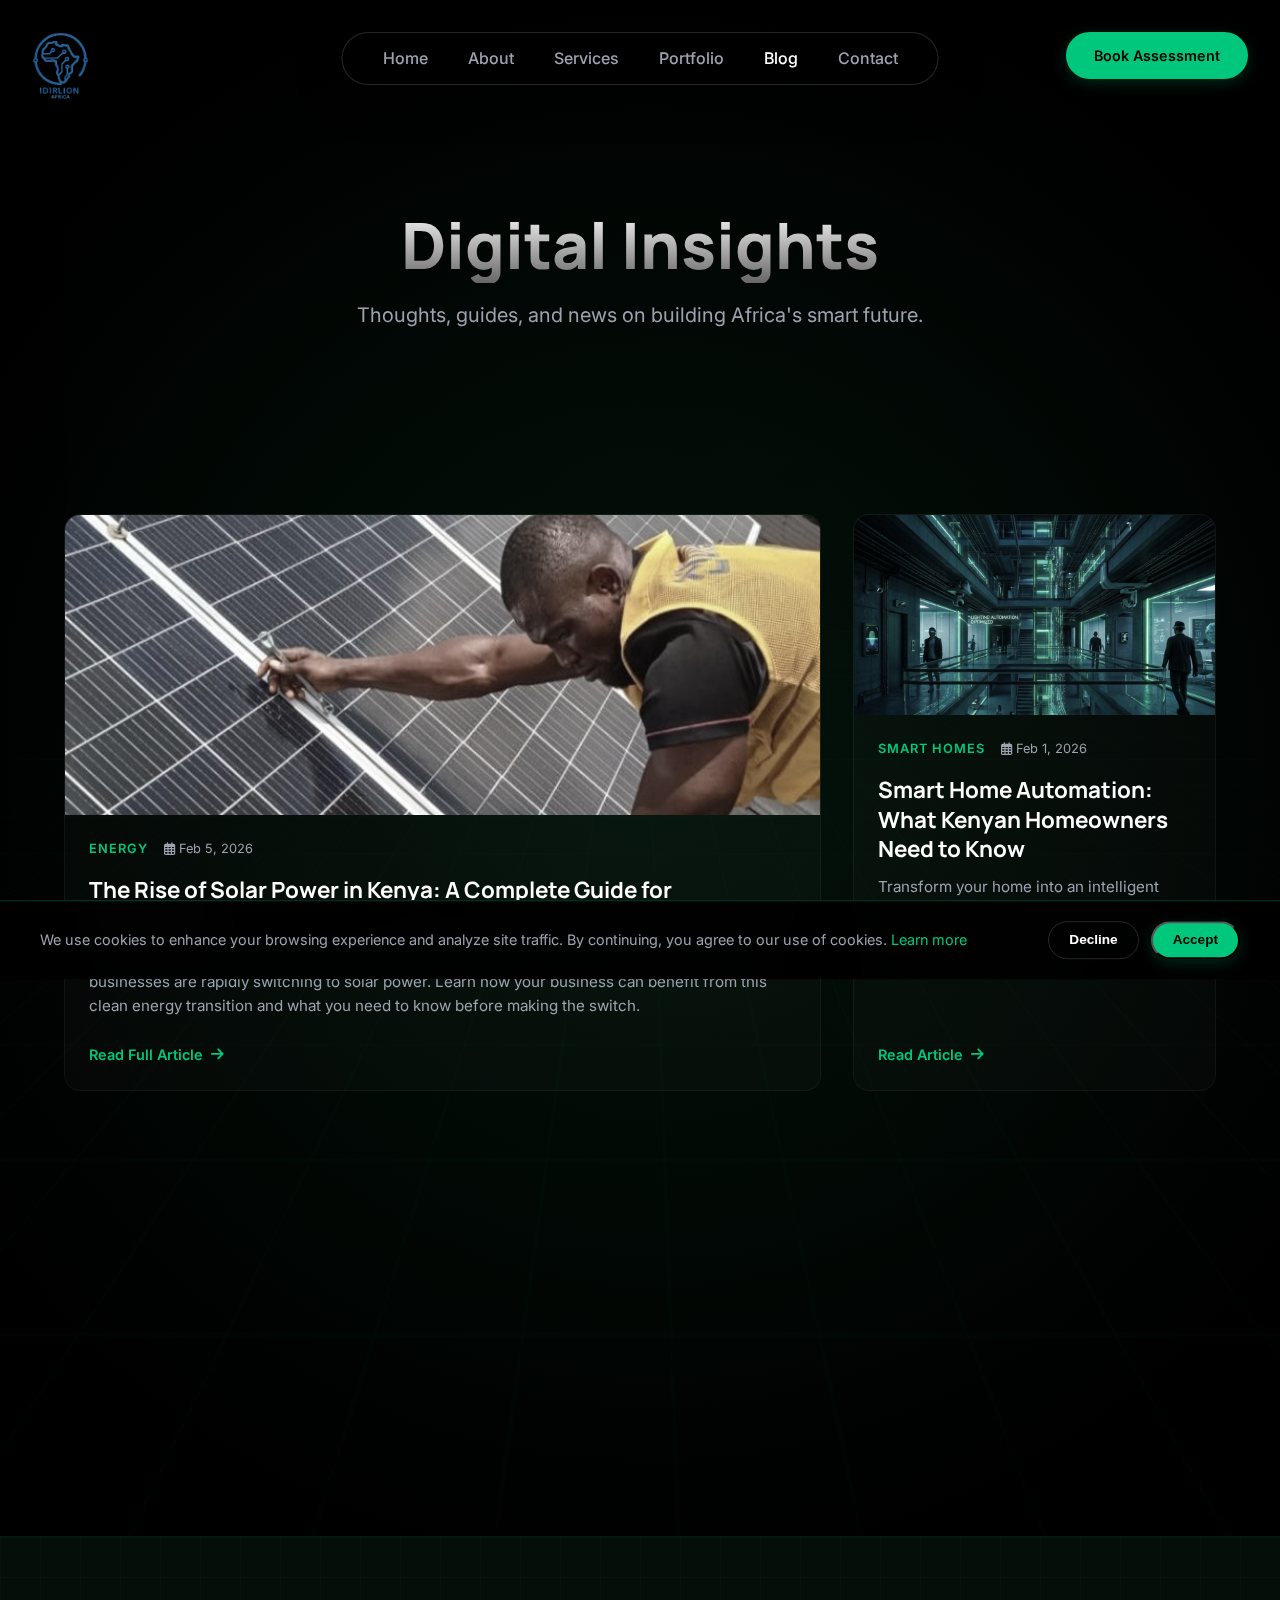
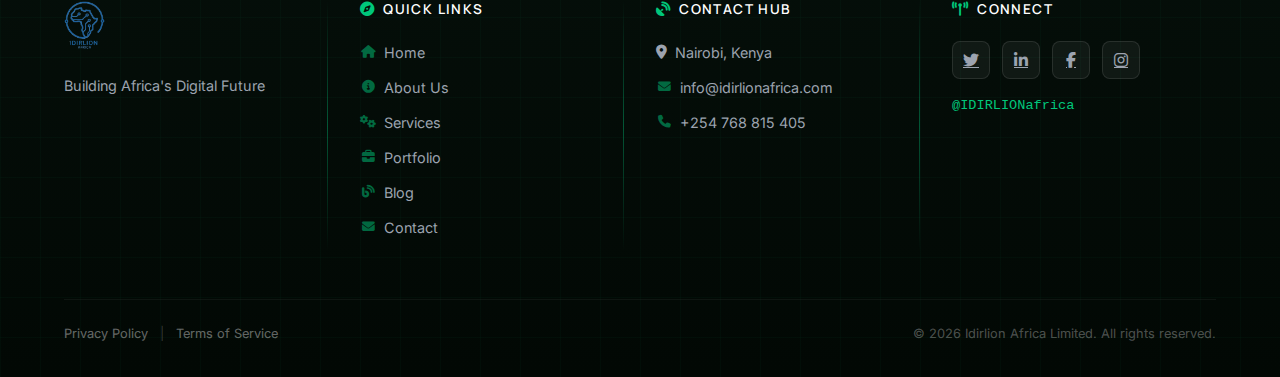
<file: blog.html>
<!DOCTYPE html>
<html lang="en">

<head>
    <meta charset="UTF-8">
    <meta name="viewport" content="width=device-width, initial-scale=1.0">
    <title>Blog | Idirlion Africa - Insights on Smart Infrastructure</title>

    <!-- SEO Meta Tags -->
    <meta name="description"
        content="Read the latest insights, guides, and news about smart infrastructure, solar power, connectivity, and digital transformation in Kenya and Africa.">
    <meta name="keywords"
        content="smart infrastructure blog, Kenya technology news, solar power Africa, IoT insights, digital transformation">
    <meta name="author" content="Idirlion Africa Limited">

    <!-- Canonical URL -->
    <link rel="canonical" href="https://idirlionafrica.com/blog.html">

    <!-- Open Graph Tags -->
    <meta property="og:title" content="Blog | Idirlion Africa">
    <meta property="og:description"
        content="Insights, guides, and news about smart infrastructure and digital transformation in Africa.">
    <meta property="og:type" content="website">
    <meta property="og:url" content="https://idirlionafrica.com/blog.html">
    <meta property="og:image" content="https://idirlionafrica.com/images/logo.png">

    <!-- Twitter Card Tags -->
    <meta name="twitter:card" content="summary_large_image">
    <meta name="twitter:site" content="@IDIRLIONafrica">
    <meta name="twitter:title" content="Blog | Idirlion Africa">
    <meta name="twitter:description"
        content="Insights, guides, and news about smart infrastructure and digital transformation in Africa.">
    <meta name="twitter:image" content="https://idirlionafrica.com/images/logo.png">

    <!-- Favicon -->
    <link rel="icon" type="image/png" href="images/logo.png">
    <link rel="apple-touch-icon" href="images/logo.png">

    <!-- Preconnect -->
    <link rel="preconnect" href="https://cdnjs.cloudflare.com">
    <link rel="dns-prefetch" href="https://cdnjs.cloudflare.com">

    <!-- Schema.org JSON-LD -->
    <script type="application/ld+json">
    {
        "@context": "https://schema.org",
        "@type": "Blog",
        "name": "Idirlion Africa Blog",
        "description": "Insights, guides, and news about smart infrastructure and digital transformation in Africa.",
        "url": "https://idirlionafrica.com/blog.html",
        "publisher": {
            "@type": "Organization",
            "name": "Idirlion Africa Limited",
            "logo": {
                "@type": "ImageObject",
                "url": "https://idirlionafrica.com/images/logo.png"
            }
        }
    }
    </script>

    <link rel="stylesheet" href="css/styles.css">
    <link rel="stylesheet" href="https://cdnjs.cloudflare.com/ajax/libs/font-awesome/6.5.1/css/all.min.css">

    <style>
        /* Blog Page Wrapper - unified background like other pages */
        .blog-wrapper {
            position: relative;
            background: radial-gradient(circle at center, rgba(0, 20, 10, 0.8) 0%, var(--bg-body) 80%);
            overflow: hidden;
        }

        .blog-wrapper::before {
            content: '';
            position: absolute;
            inset: 0;
            background-image:
                linear-gradient(rgba(0, 199, 123, 0.05) 1px, transparent 1px),
                linear-gradient(90deg, rgba(0, 199, 123, 0.05) 1px, transparent 1px);
            background-size: 50px 50px;
            opacity: 0.3;
            transform: perspective(500px) rotateX(60deg) translateY(0);
            animation: grid-flow 20s linear infinite;
            pointer-events: none;
            z-index: 0;
        }

        @keyframes grid-flow {
            0% {
                transform: perspective(500px) rotateX(60deg) translateY(0);
            }

            100% {
                transform: perspective(500px) rotateX(60deg) translateY(50px);
            }
        }

        .blog-hero {
            position: relative;
            min-height: 50vh;
            display: flex;
            align-items: center;
            justify-content: center;
            padding-top: 120px;
            z-index: 1;
        }

        .hero-content {
            text-align: center;
            z-index: 10;
            max-width: 800px;
            padding: 0 1rem;
        }

        .hero-title {
            font-size: clamp(2.5rem, 5vw, 4rem);
            font-weight: 800;
            margin-bottom: 1rem;
            background: linear-gradient(180deg, #FFFFFF 0%, #666666 100%);
            background-clip: text;
            -webkit-background-clip: text;
            -webkit-text-fill-color: transparent;
        }

        .hero-subtitle {
            font-size: 1.25rem;
            color: var(--text-secondary);
            margin-bottom: 2rem;
        }

        /* Blog Grid */
        .blog-section {
            padding: 4rem 0 6rem;
            position: relative;
            z-index: 1;
        }

        .blog-grid {
            display: grid;
            grid-template-columns: repeat(auto-fit, minmax(350px, 1fr));
            gap: 2rem;
        }

        .blog-card {
            background: rgba(255, 255, 255, 0.02);
            border: 1px solid rgba(255, 255, 255, 0.05);
            border-radius: 16px;
            overflow: hidden;
            transition: all 0.4s ease;
            display: flex;
            flex-direction: column;
        }

        .blog-card:hover {
            border-color: var(--accent-green);
            transform: translateY(-5px);
            box-shadow: 0 20px 40px rgba(0, 0, 0, 0.3);
        }

        .blog-image {
            width: 100%;
            height: 200px;
            object-fit: cover;
            filter: grayscale(50%);
            transition: all 0.4s ease;
        }

        .blog-card:hover .blog-image {
            filter: grayscale(0%);
        }

        .blog-content {
            padding: 1.5rem;
            flex-grow: 1;
            display: flex;
            flex-direction: column;
        }

        .blog-meta {
            display: flex;
            gap: 1rem;
            margin-bottom: 1rem;
            font-size: 0.8rem;
        }

        .blog-category {
            color: var(--accent-green);
            text-transform: uppercase;
            letter-spacing: 1px;
            font-weight: 600;
        }

        .blog-date {
            color: var(--text-secondary);
        }

        .blog-title {
            font-size: 1.4rem;
            color: #fff;
            margin-bottom: 0.75rem;
            line-height: 1.3;
        }

        .blog-excerpt {
            color: var(--text-secondary);
            font-size: 0.95rem;
            line-height: 1.6;
            margin-bottom: 1.5rem;
            flex-grow: 1;
        }

        .blog-read-more {
            display: inline-flex;
            align-items: center;
            gap: 0.5rem;
            color: var(--accent-green);
            text-decoration: none;
            font-weight: 600;
            font-size: 0.9rem;
            transition: all 0.3s ease;
        }

        .blog-read-more:hover {
            gap: 1rem;
        }

        .blog-read-more i {
            transition: transform 0.3s ease;
        }

        .blog-card:hover .blog-read-more i {
            transform: translateX(5px);
        }

        /* Featured Post */
        .featured-post {
            grid-column: span 2;
        }

        .featured-post .blog-image {
            height: 300px;
        }

        @media (max-width: 900px) {
            .featured-post {
                grid-column: span 1;
            }

            .blog-grid {
                grid-template-columns: 1fr;
            }
        }

        /* Footer Styles */
        .control-footer {
            background: linear-gradient(180deg, rgba(5, 15, 10, 0.98) 0%, rgba(2, 8, 4, 0.99) 100%);
            padding: 4rem 0 2rem;
            position: relative;
            border-top: 1px solid rgba(0, 199, 123, 0.1);
        }

        .control-grid-bg {
            position: absolute;
            inset: 0;
            background-image:
                linear-gradient(rgba(0, 199, 123, 0.03) 1px, transparent 1px),
                linear-gradient(90deg, rgba(0, 199, 123, 0.03) 1px, transparent 1px);
            background-size: 40px 40px;
            pointer-events: none;
        }

        .control-grid {
            display: grid;
            grid-template-columns: repeat(4, 1fr);
            gap: 2rem;
            position: relative;
        }

        .control-col {
            position: relative;
            padding-right: 2rem;
        }

        .control-col:not(:last-child)::after {
            content: '';
            position: absolute;
            right: 0;
            top: 0;
            height: 100%;
            width: 1px;
            background: linear-gradient(180deg, transparent, rgba(0, 199, 123, 0.4), transparent);
        }

        .control-logo img {
            margin-bottom: 1rem;
            transition: filter 0.3s ease;
        }

        .control-logo:hover img {
            filter: brightness(1.2);
        }

        .control-tagline {
            color: var(--text-secondary);
            font-size: 0.9rem;
            margin-bottom: 1.5rem;
        }

        .control-heading {
            color: #fff;
            font-size: 0.85rem;
            font-weight: 600;
            text-transform: uppercase;
            letter-spacing: 0.1em;
            margin-bottom: 1.5rem;
            display: flex;
            align-items: center;
            gap: 0.5rem;
        }

        .control-heading i {
            color: var(--accent-green);
            font-size: 0.9rem;
        }

        .control-links {
            list-style: none;
            padding: 0;
            margin: 0;
        }

        .control-links li {
            margin-bottom: 0.75rem;
        }

        .control-links a,
        .control-links li {
            color: var(--text-secondary);
            text-decoration: none;
            font-size: 0.9rem;
            display: flex;
            align-items: center;
            gap: 0.5rem;
            transition: all 0.3s ease;
        }

        .control-links a i {
            color: rgba(0, 199, 123, 0.5);
            font-size: 0.8rem;
            width: 16px;
            text-align: center;
        }

        .control-links a:hover {
            color: #fff;
            transform: translateX(5px);
        }

        .control-links a:hover i {
            color: var(--accent-green);
        }

        .control-social {
            display: flex;
            gap: 0.75rem;
            margin-bottom: 1rem;
        }

        .control-social a {
            display: flex;
            align-items: center;
            justify-content: center;
            width: 38px;
            height: 38px;
            border-radius: 8px;
            background: rgba(255, 255, 255, 0.05);
            border: 1px solid rgba(255, 255, 255, 0.1);
            color: var(--text-secondary);
            font-size: 1rem;
            transition: all 0.3s ease;
        }

        .control-social a:hover {
            background: var(--accent-green);
            border-color: var(--accent-green);
            color: #000;
            transform: translateY(-3px);
            box-shadow: 0 5px 15px rgba(0, 199, 123, 0.3);
        }

        .control-handle {
            color: var(--accent-green);
            font-size: 0.85rem;
            font-family: 'Courier New', monospace;
        }

        .control-bottom {
            display: flex;
            justify-content: space-between;
            align-items: center;
            margin-top: 3rem;
            padding-top: 1.5rem;
            border-top: 1px solid rgba(255, 255, 255, 0.05);
        }

        .control-bottom p {
            color: rgba(255, 255, 255, 0.3);
            font-size: 0.8rem;
            margin: 0;
        }

        .control-legal {
            display: flex;
            align-items: center;
            gap: 0.75rem;
        }

        .control-legal a {
            color: rgba(255, 255, 255, 0.4);
            text-decoration: none;
            font-size: 0.8rem;
            transition: color 0.3s ease;
        }

        .control-legal a:hover {
            color: var(--accent-green);
        }

        .control-legal .separator {
            color: rgba(255, 255, 255, 0.2);
            font-size: 0.8rem;
        }

        @media (max-width: 1024px) {
            .control-grid {
                grid-template-columns: repeat(3, 1fr);
            }

            .control-col:nth-child(3)::after {
                display: none;
            }
        }

        @media (max-width: 768px) {
            .control-grid {
                grid-template-columns: repeat(2, 1fr);
            }

            .control-col::after {
                display: none;
            }

            .control-col {
                padding-right: 0;
            }
        }

        @media (max-width: 480px) {
            .control-grid {
                grid-template-columns: 1fr;
            }
        }
    </style>
</head>

<body>
    <!-- Page Loader -->
    <div class="page-loader">
        <div class="loader-content">
            <div class="loader-spinner"></div>
        </div>
    </div>

    <!-- Fixed Elements -->
    <a href="index.html" class="fixed-logo">
        <img src="images/logo.png" alt="Idirlion" style="height: 70px; width: auto;">
    </a>
    <a href="contact.html" class="fixed-cta btn btn-primary">Book Assessment</a>

    <!-- Hamburger Menu Button (Mobile) -->
    <button class="hamburger" id="hamburger" aria-label="Toggle navigation menu">
        <span></span>
        <span></span>
        <span></span>
    </button>

    <!-- Mobile Menu Overlay -->
    <div class="mobile-menu-overlay" id="mobileMenu">
        <button class="mobile-menu-close" id="mobileMenuClose" aria-label="Close menu"></button>
        <ul class="mobile-nav-links">
            <li><a href="index.html">Home</a></li>
            <li><a href="about.html">About</a></li>
            <li><a href="services.html">Services</a></li>
            <li><a href="portfolio.html">Portfolio</a></li>
            <li><a href="blog.html" class="active">Blog</a></li>
            <li><a href="contact.html">Contact</a></li>
        </ul>
        <a href="contact.html" class="btn btn-primary mobile-cta">Book Assessment</a>
    </div>
    <div class="mobile-menu-backdrop" id="mobileBackdrop"></div>

    <!-- Floating Navbar -->
    <nav class="navbar">
        <div class="nav-links">
            <a href="index.html">Home</a>
            <a href="about.html">About</a>
            <a href="services.html">Services</a>
            <a href="portfolio.html">Portfolio</a>
            <a href="blog.html" class="active">Blog</a>
            <a href="contact.html">Contact</a>
        </div>
    </nav>

    <main class="blog-wrapper">
        <!-- Hero Section -->
        <section class="blog-hero">
            <div class="hero-content">
                <h1 class="hero-title reveal">Digital Insights</h1>
                <p class="hero-subtitle reveal">Thoughts, guides, and news on building Africa's smart future.</p>
            </div>
        </section>

        <!-- Blog Posts Section -->
        <section class="blog-section">
            <div class="container">
                <div class="blog-grid">
                    <!-- Featured Post -->
                    <article class="blog-card featured-post reveal">
                        <img src="images/solar.jpg" alt="Solar Power in Kenya" class="blog-image">
                        <div class="blog-content">
                            <div class="blog-meta">
                                <span class="blog-category">Energy</span>
                                <span class="blog-date"><i class="far fa-calendar-alt"></i> Feb 5, 2026</span>
                            </div>
                            <h2 class="blog-title">The Rise of Solar Power in Kenya: A Complete Guide for Businesses
                            </h2>
                            <p class="blog-excerpt">Kenya is experiencing a solar revolution. With abundant sunlight and
                                decreasing panel costs, businesses are rapidly switching to solar power. Learn how your
                                business can benefit from this clean energy transition and what you need to know before
                                making the switch.</p>
                            <a href="blog/solar-power-kenya.html" class="blog-read-more">
                                Read Full Article <i class="fas fa-arrow-right"></i>
                            </a>
                        </div>
                    </article>

                    <!-- Regular Post -->
                    <article class="blog-card reveal">
                        <img src="images/smart-building.png" alt="Smart Home Automation" class="blog-image">
                        <div class="blog-content">
                            <div class="blog-meta">
                                <span class="blog-category">Smart Homes</span>
                                <span class="blog-date"><i class="far fa-calendar-alt"></i> Feb 1, 2026</span>
                            </div>
                            <h2 class="blog-title">Smart Home Automation: What Kenyan Homeowners Need to Know</h2>
                            <p class="blog-excerpt">Transform your home into an intelligent living space. Discover the
                                essentials of smart home automation, from lighting control to security systems.</p>
                            <a href="blog/smart-home-automation.html" class="blog-read-more">
                                Read Article <i class="fas fa-arrow-right"></i>
                            </a>
                        </div>
                    </article>

                    <!-- More Posts Coming Soon Placeholder -->
                    <article class="blog-card reveal"
                        style="background: rgba(0, 199, 123, 0.05); border-color: rgba(0, 199, 123, 0.2);">
                        <div class="blog-content"
                            style="justify-content: center; align-items: center; text-align: center; min-height: 300px;">
                            <i class="fas fa-rocket"
                                style="font-size: 3rem; color: var(--accent-green); margin-bottom: 1rem;"></i>
                            <h2 class="blog-title">More Articles Coming Soon</h2>
                            <p class="blog-excerpt" style="text-align: center;">We're working on more insightful content
                                about connectivity, security, and digital transformation in Africa.</p>
                            <a href="contact.html" class="btn btn-outline" style="margin-top: 1rem;">Subscribe for
                                Updates</a>
                        </div>
                    </article>
                </div>
            </div>
        </section>
    </main>

    <!-- Footer -->
    <footer class="control-footer">
        <div class="control-grid-bg"></div>
        <div class="container">
            <div class="control-grid">
                <div class="control-col">
                    <a href="index.html" class="control-logo">
                        <img src="images/logo.png" alt="Idirlion Africa" style="height: 50px; width: auto;">
                    </a>
                    <p class="control-tagline">Building Africa's Digital Future</p>
                </div>
                <div class="control-col">
                    <h4 class="control-heading"><i class="fas fa-compass"></i> Quick Links</h4>
                    <ul class="control-links">
                        <li><a href="index.html"><i class="fas fa-home"></i> Home</a></li>
                        <li><a href="about.html"><i class="fas fa-info-circle"></i> About Us</a></li>
                        <li><a href="services.html"><i class="fas fa-cogs"></i> Services</a></li>
                        <li><a href="portfolio.html"><i class="fas fa-briefcase"></i> Portfolio</a></li>
                        <li><a href="blog.html"><i class="fas fa-blog"></i> Blog</a></li>
                        <li><a href="contact.html"><i class="fas fa-envelope"></i> Contact</a></li>
                    </ul>
                </div>
                <div class="control-col">
                    <h4 class="control-heading"><i class="fas fa-satellite-dish"></i> Contact Hub</h4>
                    <ul class="control-links contact-info">
                        <li><i class="fas fa-map-marker-alt"></i> Nairobi, Kenya</li>
                        <li><a href="mailto:info@idirlionafrica.com"><i class="fas fa-envelope"></i>
                                info@idirlionafrica.com</a></li>
                        <li><a href="tel:+254768815405"><i class="fas fa-phone"></i> +254 768 815 405</a></li>
                    </ul>
                </div>
                <div class="control-col">
                    <h4 class="control-heading"><i class="fas fa-broadcast-tower"></i> Connect</h4>
                    <div class="control-social">
                        <a href="#" aria-label="Twitter"><i class="fab fa-twitter"></i></a>
                        <a href="#" aria-label="LinkedIn"><i class="fab fa-linkedin-in"></i></a>
                        <a href="#" aria-label="Facebook"><i class="fab fa-facebook-f"></i></a>
                        <a href="#" aria-label="Instagram"><i class="fab fa-instagram"></i></a>
                    </div>
                    <p class="control-handle">@IDIRLIONafrica</p>
                </div>
            </div>
            <div class="control-bottom">
                <div class="control-legal">
                    <a href="privacy-policy.html">Privacy Policy</a>
                    <span class="separator">|</span>
                    <a href="terms-of-service.html">Terms of Service</a>
                </div>
                <p>© 2026 Idirlion Africa Limited. All rights reserved.</p>
            </div>
        </div>
    </footer>

    <script src="js/main.js"></script>
    <script>
        const hamburger = document.getElementById('hamburger');
        const mobileMenu = document.getElementById('mobileMenu');
        const backdrop = document.getElementById('mobileBackdrop');
        const closeBtn = document.getElementById('mobileMenuClose');

        function openMenu() {
            hamburger.classList.add('active');
            mobileMenu.classList.add('active');
            backdrop.classList.add('active');
            document.body.style.overflow = 'hidden';
        }

        function closeMenu() {
            hamburger.classList.remove('active');
            mobileMenu.classList.remove('active');
            backdrop.classList.remove('active');
            document.body.style.overflow = '';
        }

        hamburger.addEventListener('click', function () {
            if (mobileMenu.classList.contains('active')) {
                closeMenu();
            } else {
                openMenu();
            }
        });

        closeBtn.addEventListener('click', closeMenu);
        backdrop.addEventListener('click', closeMenu);
        mobileMenu.querySelectorAll('a').forEach(link => {
            link.addEventListener('click', closeMenu);
        });
    </script>

    <!-- Cookie Consent Banner -->
    <div class="cookie-consent" id="cookieConsent">
        <div class="cookie-consent-inner">
            <div class="cookie-consent-text">
                <p>We use cookies to enhance your browsing experience and analyze site traffic. By continuing, you agree
                    to our use of cookies. <a href="privacy-policy.html">Learn more</a></p>
            </div>
            <div class="cookie-consent-buttons">
                <button class="btn btn-outline" id="cookieDecline">Decline</button>
                <button class="btn btn-primary" id="cookieAccept">Accept</button>
            </div>
        </div>
    </div>
</body>

</html>
</file>
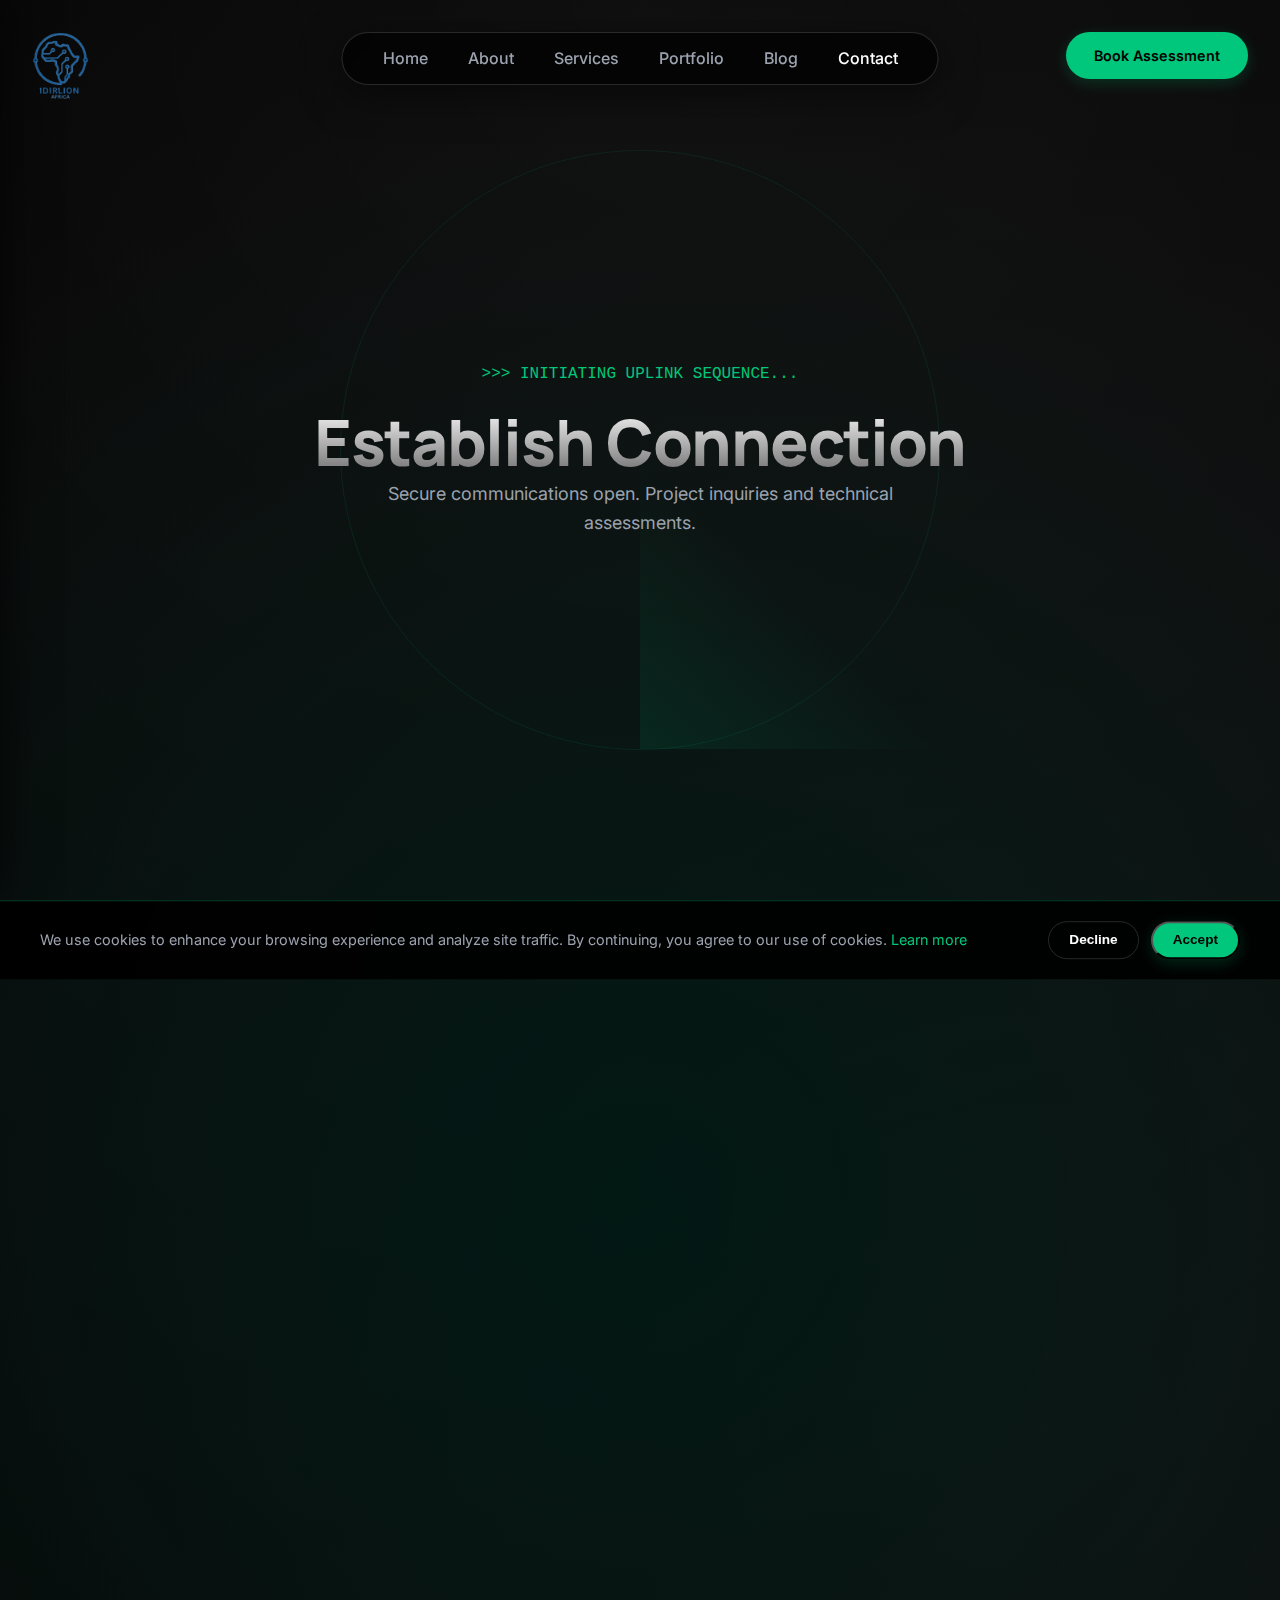
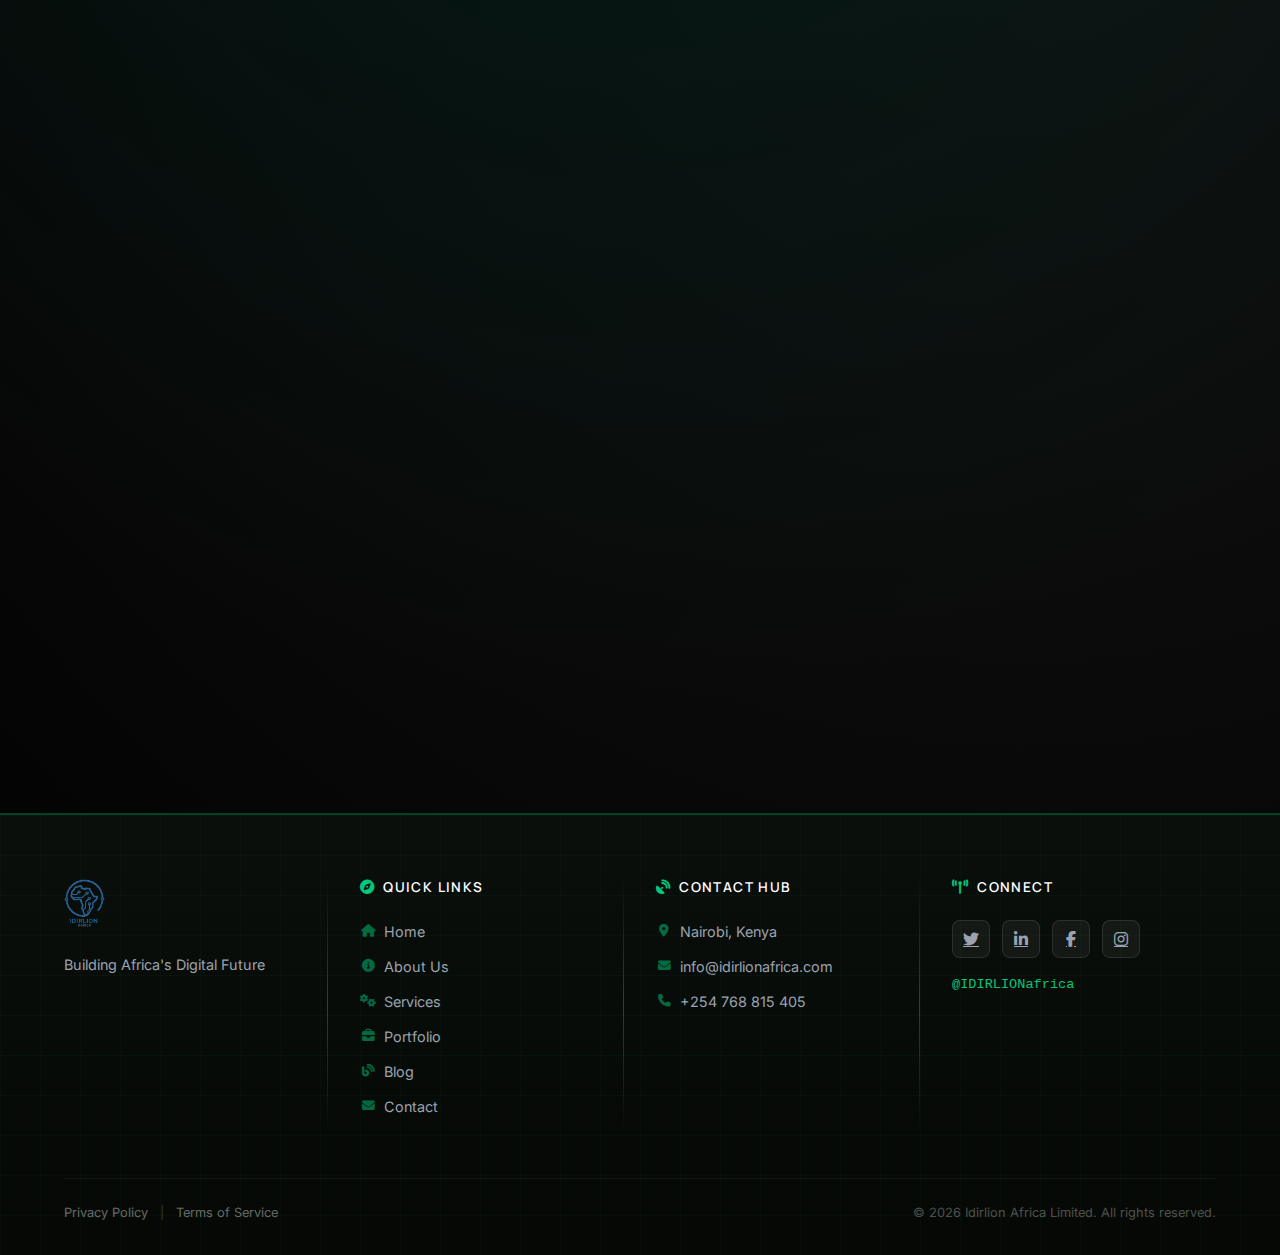
<file: contact.html>
<!DOCTYPE html>
<html lang="en">

<head>
    <meta charset="UTF-8">
    <meta name="viewport" content="width=device-width, initial-scale=1.0">
    <title>Contact Us | Idirlion Africa - Get a Free Assessment</title>

    <!-- SEO Meta Tags -->
    <meta name="description"
        content="Contact Idirlion Africa for smart infrastructure solutions in Kenya. Book a free assessment for connectivity, solar power, security, or automation projects.">
    <meta name="keywords"
        content="contact Idirlion Africa, free assessment Kenya, infrastructure quote, Nairobi tech company contact">
    <meta name="author" content="Idirlion Africa Limited">

    <!-- Canonical URL -->
    <link rel="canonical" href="https://idirlionafrica.com/contact.html">

    <!-- Open Graph Tags -->
    <meta property="og:title" content="Contact Idirlion Africa | Get Started">
    <meta property="og:description"
        content="Secure communications open. Project inquiries and technical assessments for smart infrastructure in Kenya.">
    <meta property="og:type" content="website">
    <meta property="og:url" content="https://idirlionafrica.com/contact.html">
    <meta property="og:image" content="https://idirlionafrica.com/images/logo.png">

    <!-- Twitter Card Tags -->
    <meta name="twitter:card" content="summary_large_image">
    <meta name="twitter:site" content="@IDIRLIONafrica">
    <meta name="twitter:title" content="Contact Idirlion Africa | Get Started">
    <meta name="twitter:description"
        content="Book a free assessment for connectivity, solar power, security, or automation projects in Kenya.">
    <meta name="twitter:image" content="https://idirlionafrica.com/images/logo.png">

    <!-- Favicon -->
    <link rel="icon" type="image/png" href="images/logo.png">
    <link rel="apple-touch-icon" href="images/logo.png">

    <!-- Preconnect for Performance -->
    <link rel="preconnect" href="https://cdnjs.cloudflare.com">
    <link rel="dns-prefetch" href="https://cdnjs.cloudflare.com">
    <link rel="preconnect" href="https://fonts.googleapis.com">
    <link rel="preconnect" href="https://fonts.gstatic.com" crossorigin>

    <!-- Schema.org JSON-LD -->
    <script type="application/ld+json">
    {
        "@context": "https://schema.org",
        "@type": "ContactPage",
        "mainEntity": {
            "@type": "LocalBusiness",
            "name": "Idirlion Africa Limited",
            "telephone": "+254768815405",
            "email": "info@idirlionafrica.com",
            "address": {
                "@type": "PostalAddress",
                "addressLocality": "Nairobi",
                "addressCountry": "KE"
            }
        }
    }
    </script>

    <link rel="stylesheet" href="css/styles.css">
    <link rel="stylesheet" href="https://cdnjs.cloudflare.com/ajax/libs/font-awesome/6.5.1/css/all.min.css">
    <style>
        /* Specific Styles for Contact Page "Command Center" Theme */
        :root {
            --terminal-bg: rgba(10, 20, 15, 0.85);
            --terminal-text: #00ff9d;
            --terminal-border: rgba(0, 199, 123, 0.4);
        }

        /* Hero Section */
        .contact-wrapper {
            position: relative;
            background: radial-gradient(circle at 50% 50%, rgba(0, 25, 20, 0.9) 0%, transparent 80%);
            min-height: 100vh;
        }

        .comms-hero {
            position: relative;
            min-height: 100vh;
            display: flex;
            align-items: center;
            justify-content: center;
            padding-top: 0;
            overflow: hidden;
            /* Background moved to wrapper */
        }

        .radar-scan {
            position: absolute;
            top: 50%;
            left: 50%;
            transform: translate(-50%, -50%);
            width: 80vw;
            height: 80vw;
            max-width: 600px;
            max-height: 600px;
            border: 1px solid rgba(0, 199, 123, 0.1);
            border-radius: 50%;
        }

        .radar-scan::before {
            content: '';
            position: absolute;
            top: 50%;
            left: 50%;
            width: 50%;
            height: 50%;
            background: linear-gradient(45deg, rgba(0, 199, 123, 0.1) 0%, transparent 50%);
            transform-origin: 0 0;
            animation: radar-sweep 4s linear infinite;
        }

        @keyframes radar-sweep {
            0% {
                transform: rotate(0deg);
            }

            100% {
                transform: rotate(360deg);
            }
        }

        /* Blending overlay removed as background is now shared */

        /* Terminal Interface */
        .terminal-interface {
            font-family: 'Courier New', monospace;
            background: radial-gradient(circle at top right, rgba(0, 45, 35, 0.9) 0%, rgba(10, 20, 15, 0.95) 100%);
            border: 1px solid var(--terminal-border);
            border-radius: 8px;
            padding: 3rem;
            position: relative;
            box-shadow: 0 0 30px rgba(0, 199, 123, 0.1);
            backdrop-filter: blur(10px);
        }

        .terminal-header {
            display: flex;
            justify-content: space-between;
            border-bottom: 1px solid var(--terminal-border);
            padding-bottom: 1rem;
            margin-bottom: 2rem;
            color: var(--terminal-text);
            font-size: 0.8rem;
            letter-spacing: 1px;
        }

        .terminal-status {
            display: flex;
            align-items: center;
            gap: 10px;
        }

        .blink-cursor {
            display: inline-block;
            width: 8px;
            height: 14px;
            background: var(--terminal-text);
            animation: blink 1s step-end infinite;
            vertical-align: middle;
            margin-left: 5px;
        }

        .cmd-label {
            display: block;
            margin-bottom: 0.5rem;
            font-size: 0.9rem;
            color: var(--accent-green);
        }

        .cmd-input {
            width: 100%;
            background: rgba(0, 0, 0, 0.3);
            border: none;
            border-bottom: 1px solid rgba(0, 199, 123, 0.3);
            color: #fff;
            padding: 0.8rem 0;
            font-family: inherit;
            margin-bottom: 1.5rem;
            transition: all 0.3s ease;
        }

        .cmd-input:focus {
            outline: none;
            border-bottom-color: var(--terminal-text);
            box-shadow: 0 10px 20px -10px rgba(0, 199, 123, 0.1);
        }

        .cmd-input::placeholder {
            color: rgba(0, 199, 123, 0.3);
        }

        .transmit-btn {
            width: 100%;
            padding: 1rem;
            background: rgba(0, 199, 123, 0.1);
            border: 1px solid var(--terminal-border);
            color: var(--terminal-text);
            font-family: inherit;
            font-weight: bold;
            cursor: pointer;
            transition: all 0.3s ease;
            text-transform: uppercase;
            letter-spacing: 2px;
            margin-top: 2rem;
            position: relative;
            overflow: hidden;
        }

        .transmit-btn:hover {
            background: var(--accent-green);
            color: #000;
            box-shadow: 0 0 20px rgba(0, 199, 123, 0.4);
        }

        /* Uplink Coordinates */
        .data-node-list {
            display: flex;
            flex-direction: column;
            gap: 1rem;
        }

        .data-node {
            display: flex;
            align-items: flex-start;
            gap: 1rem;
            background: rgba(255, 255, 255, 0.02);
            padding: 1rem;
            border-left: 2px solid var(--terminal-border);
            transition: all 0.3s ease;
        }

        .data-node:hover {
            background: rgba(0, 199, 123, 0.05);
            transform: translateX(10px);
        }

        .node-icon {
            font-size: 1.2rem;
            color: var(--accent-green);
            margin-top: 0.2rem;
        }

        .node-label {
            font-family: 'Courier New', monospace;
            font-size: 0.75rem;
            color: var(--tech-blue, #00a3ff);
            margin-bottom: 0.5rem;
            text-transform: uppercase;
            letter-spacing: 1px;
        }

        .node-value {
            font-size: 1rem;
            color: #fff;
        }

        /* Holographic Map Background */
        .holo-map-bg {
            position: absolute;
            top: 0;
            right: 0;
            bottom: 0;
            width: 50%;
            background-image:
                radial-gradient(circle at 70% 50%, rgba(0, 199, 123, 0.05) 0%, transparent 60%),
                linear-gradient(90deg, rgba(255, 255, 255, 0.02) 1px, transparent 1px),
                linear-gradient(0deg, rgba(255, 255, 255, 0.02) 1px, transparent 1px);
            background-size: 100% 100%, 30px 30px, 30px 30px;
            z-index: -1;
            opacity: 0.5;
            mask-image: linear-gradient(to right, transparent, black);
        }

        @media (max-width: 900px) {
            .holo-map-bg {
                width: 100%;
                opacity: 0.2;
            }
        }

        /* Contact Page Specific: Fix mobile menu CTA position */
        .mobile-menu-overlay .mobile-cta {
            margin: 2rem;
        }
    </style>
</head>

<body>
    <!-- Page Loader -->
    <div class="page-loader">
        <div class="loader-content">
            <div class="loader-spinner"></div>
        </div>
    </div>

    <!-- Fixed Elements -->
    <a href="index.html" class="fixed-logo">
        <img src="images/logo.png" alt="Idirlion" style="height: 70px; width: auto;">
    </a>
    <a href="contact.html" class="fixed-cta btn btn-primary">Book Assessment</a>

    <!-- Hamburger Menu Button (Mobile) -->
    <button class="hamburger" id="hamburger" aria-label="Toggle navigation menu">
        <span></span>
        <span></span>
        <span></span>
    </button>

    <!-- Mobile Menu Overlay -->
    <div class="mobile-menu-overlay" id="mobileMenu">
        <button class="mobile-menu-close" id="mobileMenuClose" aria-label="Close menu"></button>
        <ul class="mobile-nav-links">
            <li><a href="index.html">Home</a></li>
            <li><a href="about.html">About</a></li>
            <li><a href="services.html">Services</a></li>
            <li><a href="portfolio.html">Portfolio</a></li>
            <li><a href="blog.html">Blog</a></li>
            <li><a href="contact.html" class="active">Contact</a></li>
        </ul>
        <a href="contact.html" class="btn btn-primary mobile-cta">Book Assessment</a>
    </div>
    <div class="mobile-menu-backdrop" id="mobileBackdrop"></div>

    <!-- Floating Navbar (Links Only) -->
    <nav class="navbar">
        <div class="nav-links">
            <a href="index.html">Home</a>
            <a href="about.html">About</a>
            <a href="services.html">Services</a>
            <a href="portfolio.html">Portfolio</a>
            <a href="blog.html">Blog</a>
            <a href="contact.html" class="active">Contact</a>
        </div>
    </nav>

    <main>
        <!-- Unified Contact Wrapper -->
        <div class="contact-wrapper">
            <!-- Hero Section -->
            <section class="comms-hero">
                <div class="radar-scan"></div>
                <div class="container text-center" style="z-index: 10;">
                    <div
                        style="font-family: 'Courier New', monospace; color: var(--accent-green); margin-bottom: 1rem;">
                        >>>
                        INITIATING UPLINK SEQUENCE...</div>
                    <h1 class="display-text reveal">Establish Connection</h1>
                    <p class="subtext reveal">Secure communications open. Project inquiries and technical assessments.
                    </p>
                </div>
            </section>

            <!-- Contact Interface Section -->
            <section class="section" style="position: relative;">
                <div class="holo-map-bg"></div>
                <div class="container">
                    <div style="display: grid; grid-template-columns: 1.2fr 0.8fr; gap: 4rem; align-items: start;">

                        <!-- Terminal Form -->
                        <form class="terminal-interface reveal">
                            <div class="terminal-header">
                                <div class="terminal-status">
                                    <span style="color:red;">●</span> REC
                                    <span style="margin-left: 10px;">IDIRLION_SECURE_CHANNEL_V4</span>
                                </div>
                                <div>
                                    CONN: STABLE
                                </div>
                            </div>

                            <div style="margin-bottom: 1.5rem;">
                                <label class="cmd-label">> ENTER_IDENTITY (Full Name)</label>
                                <input type="text" name="name" class="cmd-input" placeholder="_" required>
                            </div>

                            <div style="display: grid; grid-template-columns: 1fr 1fr; gap: 2rem;">
                                <div>
                                    <label class="cmd-label">> ENTER_COMMS (Email)</label>
                                    <input type="email" name="email" class="cmd-input" placeholder="_" required>
                                </div>
                                <div>
                                    <label class="cmd-label">> ENTER_VOICE (Phone)</label>
                                    <input type="tel" name="phone" class="cmd-input" placeholder="_">
                                </div>
                            </div>

                            <div style="margin-bottom: 1.5rem;">
                                <label class="cmd-label">> ENTER_ORG (Company/Organization)</label>
                                <input type="text" name="organization" class="cmd-input" placeholder="_">
                            </div>

                            <div style="margin-bottom: 1.5rem;">
                                <label class="cmd-label">> SELECT_PROTOCOL (Area of Interest)</label>
                                <select name="protocol" class="cmd-input"
                                    style="background: none; border-bottom: 1px solid rgba(0,199,123,0.3);">
                                    <option style="background: #000;">Connectivity</option>
                                    <option style="background: #000;">Security</option>
                                    <option style="background: #000;">Solar & Power</option>
                                    <option style="background: #000;">Smart Building</option>
                                    <option style="background: #000;">Business Software</option>
                                    <option style="background: #000;">Other</option>
                                </select>
                            </div>

                            <div style="margin-bottom: 1.5rem;">
                                <label class="cmd-label">> TRANSMIT_DATA (Message)</label>
                                <textarea name="message" class="cmd-input" rows="4" placeholder="_"></textarea>
                            </div>

                            <button type="submit" class="transmit-btn">
                                [ TRANSMIT SIGNAL ] <span class="blink-cursor"></span>
                            </button>

                            <div
                                style="font-size: 0.7rem; color: rgba(0,199,123,0.4); margin-top: 1rem; text-align: right;">
                                Encrypted via SSL // 256-bit
                            </div>
                            <div id="form-response"
                                style="margin-top: 1rem; font-family: 'Courier New'; font-size: 0.9rem;"></div>
                        </form>

                        <script>
                            document.querySelector('.terminal-interface').addEventListener('submit', function (e) {
                                e.preventDefault();

                                const form = this;
                                const btn = form.querySelector('.transmit-btn');
                                const responseDiv = document.getElementById('form-response');
                                const originalBtnText = btn.innerHTML;

                                // Visual feedback - transmitting state
                                btn.innerHTML = '[ TRANSMITTING... ] <span class="blink-cursor"></span>';
                                btn.style.opacity = '0.7';
                                responseDiv.innerHTML = '';
                                responseDiv.style.color = 'var(--text-secondary)';

                                const formData = new FormData(form);

                                fetch('send_mail.php', {
                                    method: 'POST',
                                    body: formData
                                })
                                    .then(response => response.json())
                                    .then(data => {
                                        if (data.success) {
                                            responseDiv.innerHTML = '> SUCCESS: ' + data.message;
                                            responseDiv.style.color = 'var(--accent-green)';
                                            form.reset();
                                        } else {
                                            responseDiv.innerHTML = '> ERROR: ' + data.message;
                                            responseDiv.style.color = '#ff4444';
                                        }
                                    })
                                    .catch(error => {
                                        console.error('Error:', error);
                                        responseDiv.innerHTML = '> FATAL_ERROR: Connection dropped. Please try again.';
                                        responseDiv.style.color = '#ff4444';
                                    })
                                    .finally(() => {
                                        // Restore button state
                                        btn.innerHTML = originalBtnText;
                                        btn.style.opacity = '1';
                                    });
                            });
                        </script>

                        <!-- Uplink Coordinates -->
                        <div class="reveal">
                            <h3 class="mb-4" style="font-family: 'Courier New', monospace; color: #fff;">//
                                UPLINK_COORDINATES
                            </h3>

                            <div class="data-node-list">
                                <div class="data-node">
                                    <i class="fas fa-satellite-dish node-icon"></i>
                                    <div>
                                        <div class="node-label">DIGITAL_INBOX</div>
                                        <div class="node-value">info@idirlionafrica.com</div>
                                    </div>
                                </div>

                                <div class="data-node">
                                    <i class="fas fa-tower-broadcast node-icon"></i>
                                    <div>
                                        <div class="node-label">VOICE_LINE</div>
                                        <div class="node-value">+254 700 000 000</div>
                                    </div>
                                </div>

                                <div class="data-node">
                                    <i class="fas fa-location-crosshairs node-icon"></i>
                                    <div>
                                        <div class="node-label">PHYSICAL_NODE</div>
                                        <div class="node-value">Nairobi, Kenya<br><span
                                                style="font-size: 0.8rem; color: #888;">Lat: -1.2921, Long:
                                                36.8219</span>
                                        </div>
                                    </div>
                                </div>

                            </div>
                        </div>
                    </div>

                    <!-- Full Width Map & Action Section -->
                    <div class="reveal" style="margin-top: 4rem;">
                        <!-- Map -->
                        <div
                            style="height: 300px; border: 1px solid rgba(0,199,123,0.2); border-radius: 8px; overflow: hidden; filter: grayscale(100%) invert(92%) hue-rotate(120deg) contrast(90%); margin-bottom: 2rem;">
                            <iframe
                                src="https://www.google.com/maps/embed?pb=!1m18!1m12!1m3!1d255281.19036281522!2d36.70730729738018!3d-1.303187383677761!2m3!1f0!2f0!3f0!3m2!1i1024!2i768!4f13.1!3m3!1m2!1s0x182f1172d84d49a7%3A0xf7cf0254b297924c!2sNairobi!5e0!3m2!1sen!2ske!4v1700000000000!5m2!1sen!2ske"
                                width="100%" height="100%" style="border:0;" allowfullscreen="" loading="lazy"
                                referrerpolicy="no-referrer-when-downgrade">
                            </iframe>
                        </div>

                        <!-- Centered Button -->
                        <div style="text-align: center;">
                            <a href="#" class="btn btn-primary"
                                style="display: inline-block; width: auto; padding: 1rem 3rem;">Book a Free Site
                                Visit</a>
                        </div>
                    </div>
                </div>
            </section>
        </div> <!-- End Unified Wrapper -->

        <!-- Control Panel Footer -->
        <footer class="control-footer">
            <div class="control-grid-bg"></div>
            <div class="container">
                <!-- Main Grid -->
                <div class="control-grid">
                    <!-- Column 1: Logo + Tagline -->
                    <div class="control-col">
                        <a href="index.html" class="control-logo">
                            <img src="images/logo.png" alt="Idirlion Africa" style="height: 50px; width: auto;">
                        </a>
                        <p class="control-tagline">Building Africa's Digital Future</p>

                    </div>

                    <!-- Column 2: Quick Links -->
                    <div class="control-col">
                        <h4 class="control-heading"><i class="fas fa-compass"></i> Quick Links</h4>
                        <ul class="control-links">
                            <li><a href="index.html"><i class="fas fa-home"></i> Home</a></li>
                            <li><a href="about.html"><i class="fas fa-info-circle"></i> About Us</a></li>
                            <li><a href="services.html"><i class="fas fa-cogs"></i> Services</a></li>
                            <li><a href="portfolio.html"><i class="fas fa-briefcase"></i> Portfolio</a></li>
                            <li><a href="blog.html"><i class="fas fa-blog"></i> Blog</a></li>
                            <li><a href="contact.html"><i class="fas fa-envelope"></i> Contact</a></li>
                        </ul>
                    </div>



                    <!-- Column 3: Contact Info -->
                    <div class="control-col">
                        <h4 class="control-heading"><i class="fas fa-satellite-dish"></i> Contact Hub</h4>
                        <ul class="control-links contact-info">
                            <li><i class="fas fa-map-marker-alt"></i> Nairobi, Kenya</li>
                            <li><a href="mailto:info@idirlionafrica.com"><i class="fas fa-envelope"></i>
                                    info@idirlionafrica.com</a></li>
                            <li><a href="tel:+254768815405"><i class="fas fa-phone"></i> +254 768 815 405</a></li>
                        </ul>
                    </div>

                    <!-- Column 4: Social Icons -->
                    <div class="control-col">
                        <h4 class="control-heading"><i class="fas fa-broadcast-tower"></i> Connect</h4>
                        <div class="control-social">
                            <a href="#" aria-label="Twitter"><i class="fab fa-twitter"></i></a>
                            <a href="#" aria-label="LinkedIn"><i class="fab fa-linkedin-in"></i></a>
                            <a href="#" aria-label="Facebook"><i class="fab fa-facebook-f"></i></a>
                            <a href="#" aria-label="Instagram"><i class="fab fa-instagram"></i></a>
                        </div>
                        <p class="control-handle">@IDIRLIONafrica</p>
                    </div>
                </div>

                <!-- Bottom Bar -->
                <div class="control-bottom">
                    <div class="control-legal">
                        <a href="privacy-policy.html">Privacy Policy</a>
                        <span class="separator">|</span>
                        <a href="terms-of-service.html">Terms of Service</a>
                    </div>
                    <p>© 2026 Idirlion Africa Limited. All rights reserved.</p>
                </div>
            </div>
        </footer>

        <!-- Control Panel Footer Styles -->
        <style>
            .control-footer {
                position: relative;
                margin-top: 0;
                padding: 4rem 0 2rem;
                background: linear-gradient(180deg, #0a0f0c 0%, #050805 100%);
                border-top: 2px solid rgba(0, 199, 123, 0.3);
                overflow: hidden;
            }

            .control-grid-bg {
                position: absolute;
                inset: 0;
                background-image:
                    linear-gradient(rgba(0, 199, 123, 0.03) 1px, transparent 1px),
                    linear-gradient(90deg, rgba(0, 199, 123, 0.03) 1px, transparent 1px);
                background-size: 40px 40px;
                pointer-events: none;
            }

            .control-grid {
                display: grid;
                grid-template-columns: repeat(4, 1fr);
                gap: 2rem;
                position: relative;
            }

            .control-col {
                position: relative;
                padding-right: 2rem;
            }

            .control-col:not(:last-child)::after {
                content: '';
                position: absolute;
                right: 0;
                top: 0;
                height: 100%;
                width: 1px;
                background: linear-gradient(180deg, transparent, rgba(0, 199, 123, 0.4), transparent);
            }

            .control-logo img {
                margin-bottom: 1rem;
                transition: filter 0.3s ease;
            }

            .control-logo:hover img {
                filter: brightness(1.2);
            }

            .control-tagline {
                color: var(--text-secondary);
                font-size: 0.9rem;
                margin-bottom: 1.5rem;
            }

            .control-heading {
                color: #fff;
                font-size: 0.85rem;
                font-weight: 600;
                text-transform: uppercase;
                letter-spacing: 0.1em;
                margin-bottom: 1.5rem;
                display: flex;
                align-items: center;
                gap: 0.5rem;
            }

            .control-heading i {
                color: var(--accent-green);
                font-size: 0.9rem;
            }

            .control-links {
                list-style: none;
                padding: 0;
                margin: 0;
            }

            .control-links li {
                margin-bottom: 0.75rem;
            }

            .control-links a,
            .control-links li {
                color: var(--text-secondary);
                text-decoration: none;
                font-size: 0.9rem;
                display: flex;
                align-items: center;
                gap: 0.5rem;
                transition: all 0.3s ease;
            }

            .control-links a i {
                color: rgba(0, 199, 123, 0.5);
                font-size: 0.8rem;
                width: 16px;
                text-align: center;
            }

            .control-links a:hover {
                color: #fff;
                transform: translateX(5px);
            }

            .control-links a:hover i {
                color: var(--accent-green);
            }

            .contact-info li {
                color: var(--text-secondary);
            }

            .contact-info li i {
                color: rgba(0, 199, 123, 0.5);
                font-size: 0.8rem;
                width: 16px;
                text-align: center;
            }

            .control-social {
                display: flex;
                gap: 0.75rem;
                margin-bottom: 1rem;
            }

            .control-social a {
                display: flex;
                align-items: center;
                justify-content: center;
                width: 38px;
                height: 38px;
                border-radius: 8px;
                background: rgba(255, 255, 255, 0.05);
                border: 1px solid rgba(255, 255, 255, 0.1);
                color: var(--text-secondary);
                font-size: 1rem;
                transition: all 0.3s ease;
            }

            .control-social a:hover {
                background: var(--accent-green);
                border-color: var(--accent-green);
                color: #000;
                transform: translateY(-3px);
                box-shadow: 0 5px 15px rgba(0, 199, 123, 0.3);
            }

            .control-handle {
                color: var(--accent-green);
                font-size: 0.85rem;
                font-family: 'Courier New', monospace;
            }

            .control-bottom {
                display: flex;
                justify-content: space-between;
                align-items: center;
                margin-top: 3rem;
                padding-top: 1.5rem;
                border-top: 1px solid rgba(255, 255, 255, 0.05);
            }

            .control-bottom p {
                color: rgba(255, 255, 255, 0.3);
                font-size: 0.8rem;
                margin: 0;
            }

            .control-legal {
                display: flex;
                align-items: center;
                gap: 0.75rem;
            }

            .control-legal a {
                color: rgba(255, 255, 255, 0.4);
                text-decoration: none;
                font-size: 0.8rem;
                transition: color 0.3s ease;
            }

            .control-legal a:hover {
                color: var(--accent-green);
            }

            .control-legal .separator {
                color: rgba(255, 255, 255, 0.2);
                font-size: 0.8rem;
            }

            @media (max-width: 1024px) {
                .control-grid {
                    grid-template-columns: repeat(3, 1fr);
                }

                .control-col:nth-child(3)::after {
                    display: none;
                }
            }

            @media (max-width: 768px) {
                .control-grid {
                    grid-template-columns: repeat(2, 1fr);
                }

                .control-col::after {
                    display: none;
                }

                .control-col {
                    padding-right: 0;
                }

                .control-bottom {
                    flex-direction: column;
                    text-align: center;
                    gap: 0.5rem;
                }
            }

            @media (max-width: 480px) {
                .control-grid {
                    grid-template-columns: 1fr;
                    text-align: center;
                }

                .control-col {
                    align-items: center;
                    display: flex;
                    flex-direction: column;
                }

                .control-social {
                    justify-content: center;
                }
            }
        </style>
    </main>

    <script src="js/main.js"></script>

    <!-- Mobile Menu Toggle Script -->
    <script>
        const hamburger = document.getElementById('hamburger');
        const mobileMenu = document.getElementById('mobileMenu');
        const backdrop = document.getElementById('mobileBackdrop');
        const closeBtn = document.getElementById('mobileMenuClose');

        function openMenu() {
            hamburger.classList.add('active');
            mobileMenu.classList.add('active');
            backdrop.classList.add('active');
            document.body.style.overflow = 'hidden';
        }

        function closeMenu() {
            hamburger.classList.remove('active');
            mobileMenu.classList.remove('active');
            backdrop.classList.remove('active');
            document.body.style.overflow = '';
        }

        hamburger.addEventListener('click', function () {
            if (mobileMenu.classList.contains('active')) {
                closeMenu();
            } else {
                openMenu();
            }
        });

        closeBtn.addEventListener('click', closeMenu);
        backdrop.addEventListener('click', closeMenu);

        mobileMenu.querySelectorAll('a').forEach(link => {
            link.addEventListener('click', closeMenu);
        });
    </script>

    <!-- Cookie Consent Banner -->
    <div class="cookie-consent" id="cookieConsent">
        <div class="cookie-consent-inner">
            <div class="cookie-consent-text">
                <p>We use cookies to enhance your browsing experience and analyze site traffic. By continuing, you agree
                    to our use of cookies. <a href="privacy-policy.html">Learn more</a></p>
            </div>
            <div class="cookie-consent-buttons">
                <button class="btn btn-outline" id="cookieDecline">Decline</button>
                <button class="btn btn-primary" id="cookieAccept">Accept</button>
            </div>
        </div>
    </div>
</body>

</html>
</file>
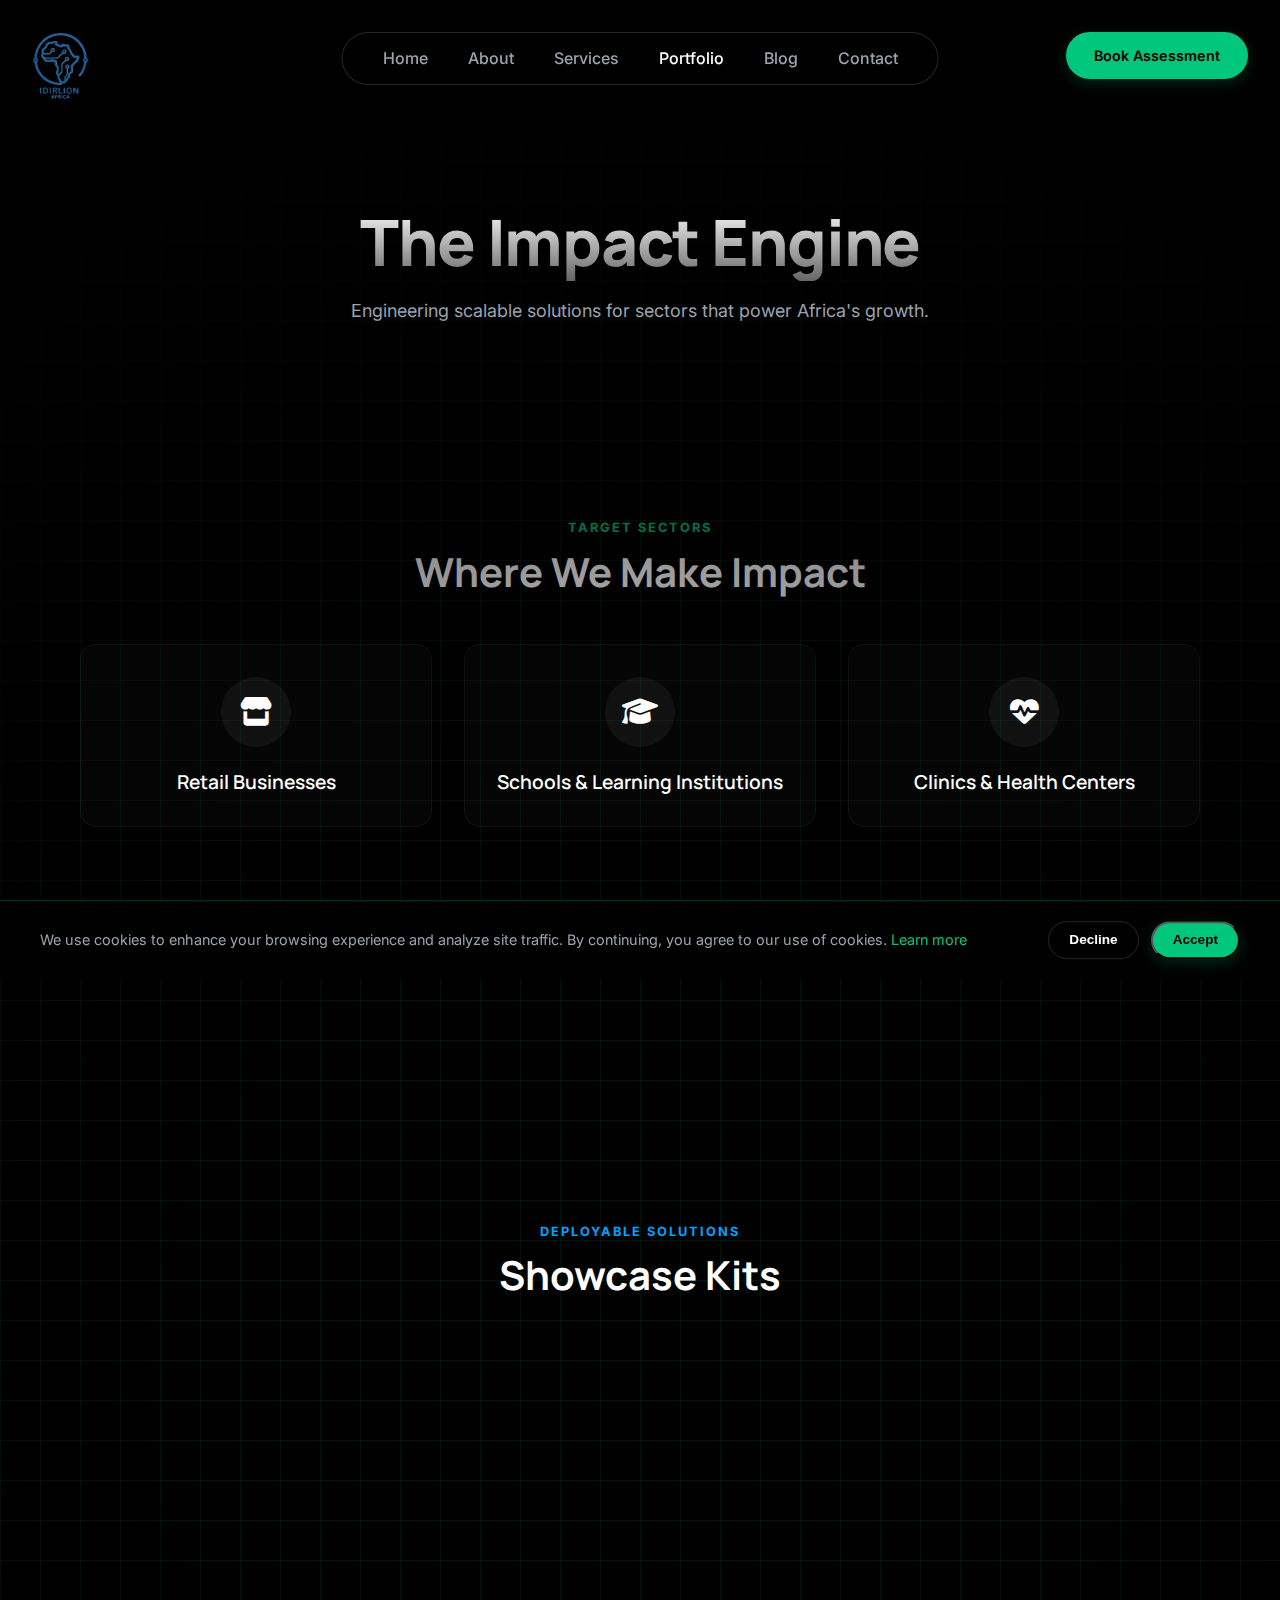
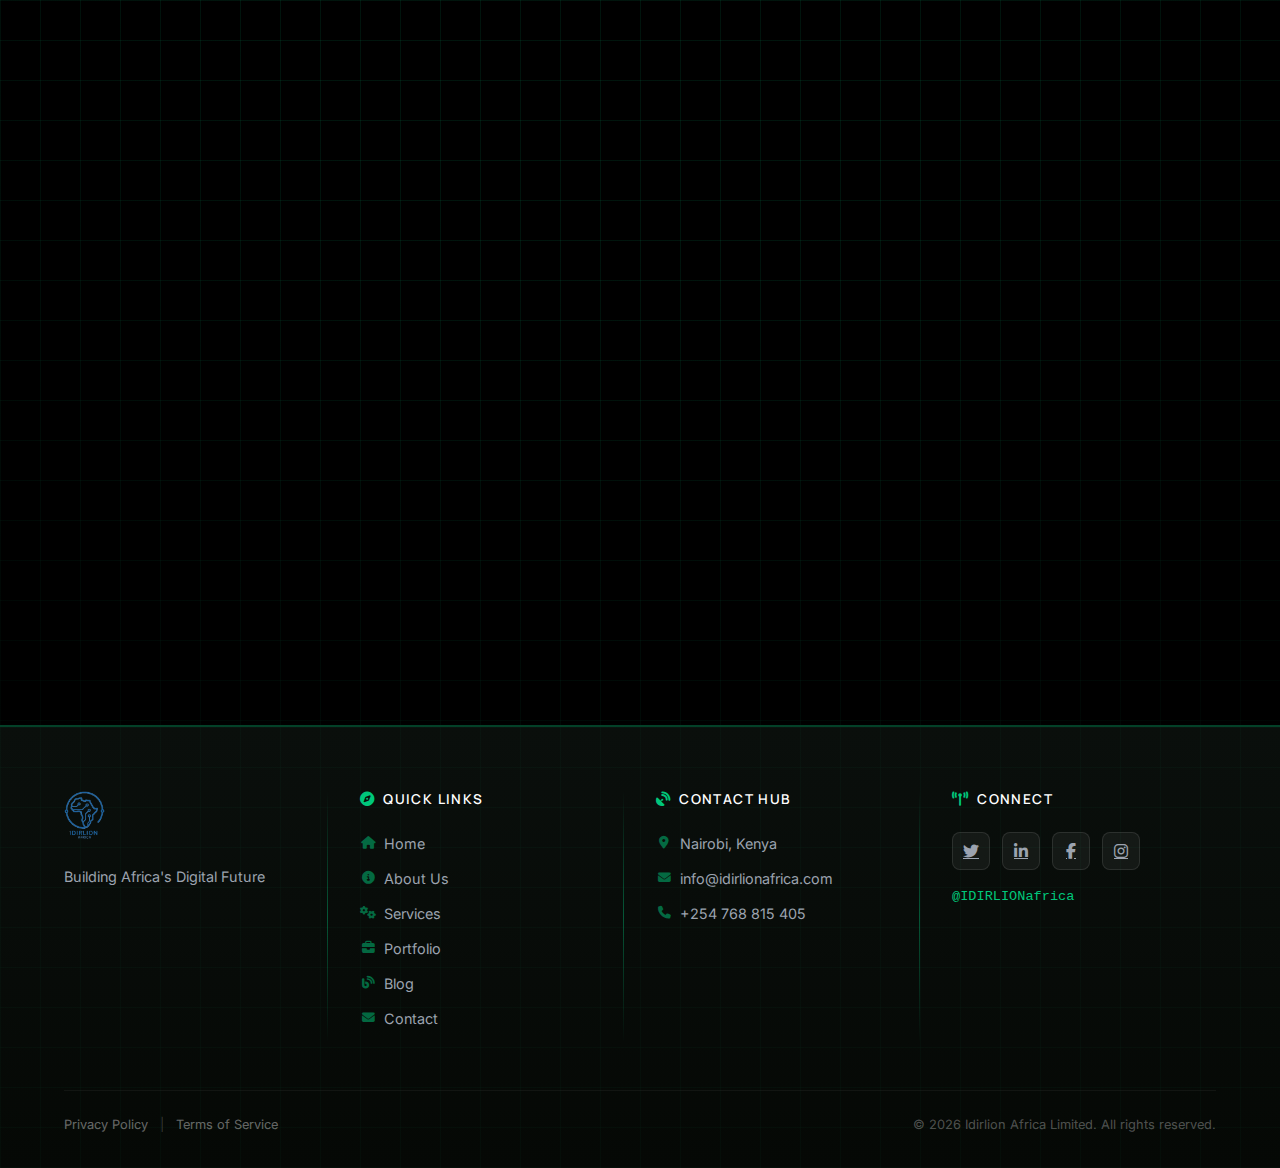
<file: portfolio.html>
<!DOCTYPE html>
<html lang="en">

<head>
    <meta charset="UTF-8">
    <meta name="viewport" content="width=device-width, initial-scale=1.0">
    <title>Portfolio & Industries | Idirlion Africa - Our Impact</title>

    <!-- SEO Meta Tags -->
    <meta name="description"
        content="Explore Idirlion Africa's portfolio: smart infrastructure solutions for retail, schools, clinics, smart homes, NGOs, and commercial buildings in Kenya.">
    <meta name="keywords"
        content="smart infrastructure Kenya, retail POS systems, school solar labs, smart home automation Nairobi, NGO technology solutions">
    <meta name="author" content="Idirlion Africa Limited">

    <!-- Canonical URL -->
    <link rel="canonical" href="https://idirlionafrica.com/portfolio.html">

    <!-- Open Graph Tags -->
    <meta property="og:title" content="Our Portfolio | Idirlion Africa">
    <meta property="og:description"
        content="Engineering scalable solutions for sectors that power Africa's growth: retail, education, healthcare, and more.">
    <meta property="og:type" content="website">
    <meta property="og:url" content="https://idirlionafrica.com/portfolio.html">
    <meta property="og:image" content="https://idirlionafrica.com/images/logo.png">

    <!-- Twitter Card Tags -->
    <meta name="twitter:card" content="summary_large_image">
    <meta name="twitter:site" content="@IDIRLIONafrica">
    <meta name="twitter:title" content="Our Portfolio | Idirlion Africa">
    <meta name="twitter:description"
        content="Smart infrastructure solutions for retail, schools, clinics, smart homes, NGOs in Kenya.">
    <meta name="twitter:image" content="https://idirlionafrica.com/images/logo.png">

    <!-- Favicon -->
    <link rel="icon" type="image/png" href="images/logo.png">
    <link rel="apple-touch-icon" href="images/logo.png">

    <!-- Preconnect for Performance -->
    <link rel="preconnect" href="https://cdnjs.cloudflare.com">
    <link rel="dns-prefetch" href="https://cdnjs.cloudflare.com">
    <link rel="preconnect" href="https://fonts.googleapis.com">
    <link rel="preconnect" href="https://fonts.gstatic.com" crossorigin>

    <link rel="stylesheet" href="css/styles.css">
    <link rel="stylesheet" href="https://cdnjs.cloudflare.com/ajax/libs/font-awesome/6.5.1/css/all.min.css">
    <style>
        /* Specific Styles for Portfolio Page "Digital Blueprint" Theme */
        :root {
            --blueprint-grid: rgba(0, 199, 123, 0.1);
            --blueprint-border: rgba(0, 199, 123, 0.3);
            --tech-blue: #00a3ff;
        }

        /* Blueprint Background Pattern */
        .blueprint-bg {
            background-color: var(--bg-body);
            background-image:
                linear-gradient(var(--blueprint-grid) 1px, transparent 1px),
                linear-gradient(90deg, var(--blueprint-grid) 1px, transparent 1px);
            background-size: 40px 40px;
            position: relative;
        }

        .blueprint-bg::before {
            content: '';
            position: absolute;
            inset: 0;
            background: radial-gradient(circle at center, transparent 30%, var(--bg-body) 90%);
        }

        /* Hero Section */
        .portfolio-hero {
            position: relative;
            min-height: 50vh;
            display: flex;
            align-items: center;
            justify-content: center;
            padding-top: 80px;
            overflow: hidden;
        }

        .hero-content {
            text-align: center;
            z-index: 10;
            max-width: 800px;
            padding: 0 1rem;
        }

        .system-status {
            display: inline-flex;
            align-items: center;
            gap: 0.5rem;
            padding: 0.5rem 1rem;
            border: 1px solid var(--accent-green);
            border-radius: 4px;
            color: var(--accent-green);
            font-family: monospace;
            font-size: 0.9rem;
            margin-bottom: 2rem;
            background: rgba(0, 199, 123, 0.1);
            letter-spacing: 2px;
        }

        .status-blink {
            width: 8px;
            height: 8px;
            background-color: var(--accent-green);
            border-radius: 50%;
            animation: blink 1s infinite;
        }

        @keyframes blink {

            0%,
            100% {
                opacity: 1;
            }

            50% {
                opacity: 0;
            }
        }

        /* Industries Grid ("Sector Nodes") */
        .industries-section {
            padding: 4rem 0;
        }

        .sector-grid {
            display: grid;
            grid-template-columns: repeat(auto-fit, minmax(280px, 1fr));
            gap: 2rem;
            padding: 1rem;
        }

        .sector-node {
            background: rgba(255, 255, 255, 0.02);
            border: 1px solid rgba(255, 255, 255, 0.05);
            border-radius: 16px;
            padding: 2rem;
            display: flex;
            flex-direction: column;
            align-items: center;
            text-align: center;
            transition: all 0.4s ease;
            position: relative;
            overflow: hidden;
            cursor: default;
        }

        .sector-node:hover {
            border-color: var(--accent-green);
            background: rgba(0, 199, 123, 0.05);
            transform: translateY(-5px);
            box-shadow: 0 10px 30px rgba(0, 0, 0, 0.3);
        }

        .sector-node::before {
            content: '';
            position: absolute;
            top: 0;
            left: 0;
            width: 100%;
            height: 2px;
            background: var(--accent-green);
            transform: scaleX(0);
            transition: transform 0.4s ease;
            transform-origin: left;
        }

        .sector-node:hover::before {
            transform: scaleX(1);
        }

        .sector-icon {
            width: 70px;
            height: 70px;
            background: rgba(255, 255, 255, 0.05);
            border-radius: 50%;
            display: flex;
            align-items: center;
            justify-content: center;
            font-size: 1.8rem;
            color: var(--text-primary);
            margin-bottom: 1.5rem;
            transition: all 0.4s ease;
        }

        .sector-node:hover .sector-icon {
            background: var(--accent-green);
            color: #000;
            transform: scale(1.1) rotate(10deg);
        }

        .sector-title {
            font-size: 1.2rem;
            font-weight: 600;
            color: var(--text-primary);
        }

        .sector-desc {
            max-height: 0;
            opacity: 0;
            overflow: hidden;
            transition: all 0.5s ease;
            color: var(--text-secondary);
            font-size: 0.9rem;
            margin-top: 0;
            line-height: 1.5;
        }

        .sector-node:hover .sector-desc {
            max-height: 100px;
            opacity: 1;
            margin-top: 1rem;
        }

        /* Blueprint Showcase Kits */
        .showcase-section {
            padding: 6rem 0;
            position: relative;
        }

        .blueprint-container {
            display: grid;
            grid-template-columns: repeat(2, 1fr);
            gap: 3rem;
            max-width: 1200px;
            margin: 0 auto;
        }

        .blueprint-card {
            border: 1px solid var(--blueprint-border);
            background: rgba(0, 20, 10, 0.6);
            backdrop-filter: blur(10px);
            padding: 0;
            position: relative;
            /* Clip path for tech corners */
            clip-path: polygon(20px 0, 100% 0,
                    100% calc(100% - 20px), calc(100% - 20px) 100%,
                    0 100%, 0 20px);
            transition: all 0.4s ease;
        }

        .blueprint-card:hover {
            box-shadow: 0 0 20px rgba(0, 199, 123, 0.2);
            border-color: var(--accent-green);
        }

        /* Blueprint Header (Top Bar) */
        .bp-header {
            background: rgba(0, 199, 123, 0.1);
            padding: 1rem 1.5rem;
            border-bottom: 1px solid var(--blueprint-border);
            display: flex;
            justify-content: space-between;
            align-items: center;
        }

        .bp-code {
            font-family: monospace;
            font-size: 0.8rem;
            color: var(--accent-green);
            letter-spacing: 1px;
        }

        /* Blueprint Body */
        .bp-body {
            padding: 2rem;
        }

        .bp-title {
            font-size: 1.5rem;
            margin-bottom: 0.5rem;
            color: #fff;
            display: flex;
            align-items: center;
            gap: 10px;
        }

        .bp-cat {
            font-size: 0.75rem;
            text-transform: uppercase;
            letter-spacing: 2px;
            color: var(--tech-blue);
            /* Different accent for category */
            margin-bottom: 1.5rem;
            display: block;
        }

        .bp-specs {
            list-style: none;
            padding: 0;
            margin: 0 0 2rem 0;
            display: grid;
            grid-template-columns: 1fr 1fr;
            gap: 1rem;
        }

        .spec-item {
            font-size: 0.85rem;
            color: var(--text-secondary);
            display: flex;
            align-items: center;
            gap: 8px;
            border-left: 2px solid rgba(255, 255, 255, 0.1);
            padding-left: 10px;
        }

        .spec-item i {
            color: var(--accent-green);
            font-size: 0.8rem;
        }

        .bp-action {
            display: inline-block;
            width: 100%;
            padding: 1rem;
            text-align: center;
            background: rgba(255, 255, 255, 0.05);
            color: var(--accent-green);
            text-decoration: none;
            font-weight: 600;
            text-transform: uppercase;
            font-size: 0.9rem;
            letter-spacing: 1px;
            transition: all 0.3s ease;
            border-top: 1px solid var(--blueprint-border);
        }

        .bp-action:hover {
            background: var(--accent-green);
            color: #000;
        }

        /* Decorative corner markers */
        .corner-mark {
            position: absolute;
            width: 10px;
            height: 10px;
            border: 2px solid var(--accent-green);
            z-index: 2;
            opacity: 0.5;
        }

        .c-tl {
            top: 0;
            left: 0;
            border-right: 0;
            border-bottom: 0;
        }

        .c-br {
            bottom: 0;
            right: 0;
            border-left: 0;
            border-top: 0;
        }

        @media (max-width: 900px) {
            .blueprint-container {
                grid-template-columns: 1fr;
            }

            .bp-specs {
                grid-template-columns: 1fr;
            }
        }
    </style>
</head>

<body class="blueprint-bg">
    <!-- Page Loader -->
    <div class="page-loader">
        <div class="loader-content">
            <div class="loader-spinner"></div>
        </div>
    </div>

    <!-- Fixed Elements -->
    <a href="index.html" class="fixed-logo">
        <img src="images/logo.png" alt="Idirlion" style="height: 70px; width: auto;">
    </a>
    <a href="contact.html" class="fixed-cta btn btn-primary">Book Assessment</a>

    <!-- Hamburger Menu Button (Mobile) -->
    <button class="hamburger" id="hamburger" aria-label="Toggle navigation menu">
        <span></span>
        <span></span>
        <span></span>
    </button>

    <!-- Mobile Menu Overlay -->
    <div class="mobile-menu-overlay" id="mobileMenu">
        <button class="mobile-menu-close" id="mobileMenuClose" aria-label="Close menu"></button>
        <ul class="mobile-nav-links">
            <li><a href="index.html">Home</a></li>
            <li><a href="about.html">About</a></li>
            <li><a href="services.html">Services</a></li>
            <li><a href="portfolio.html" class="active">Portfolio</a></li>
            <li><a href="blog.html">Blog</a></li>
            <li><a href="contact.html">Contact</a></li>
        </ul>
        <a href="contact.html" class="btn btn-primary mobile-cta">Book Assessment</a>
    </div>
    <div class="mobile-menu-backdrop" id="mobileBackdrop"></div>

    <!-- Floating Navbar (Links Only) -->
    <nav class="navbar">
        <div class="nav-links">
            <a href="index.html">Home</a>
            <a href="about.html">About</a>
            <a href="services.html">Services</a>
            <a href="portfolio.html" class="active">Portfolio</a>
            <a href="blog.html">Blog</a>
            <a href="contact.html">Contact</a>
        </div>
    </nav>

    <main>
        <!-- Hero Section -->
        <section class="portfolio-hero">
            <div class="hero-content">

                <h1 class="display-text reveal" style="margin-bottom: 1rem;">The Impact Engine</h1>
                <p class="subtext reveal">Engineering scalable solutions for sectors that power Africa's growth.</p>
            </div>
        </section>

        <!-- Industries Served Section -->
        <section class="industries-section">
            <div class="container">
                <div class="text-center mb-8">
                    <span
                        style="color: var(--accent-green); letter-spacing: 2px; text-transform: uppercase; font-size: 0.8rem; font-weight: 700;">Target
                        Sectors</span>
                    <h2 style="font-size: 2.5rem; margin-top: 0.5rem;">Where We Make Impact</h2>
                </div>

                <div class="sector-grid">
                    <!-- Retail -->
                    <div class="sector-node reveal">
                        <div class="sector-icon"><i class="fas fa-store"></i></div>
                        <h3 class="sector-title">Retail Businesses</h3>
                        <p class="sector-desc">Streamlining transactions and inventory for growth.</p>
                    </div>

                    <!-- Schools -->
                    <div class="sector-node reveal">
                        <div class="sector-icon"><i class="fas fa-graduation-cap"></i></div>
                        <h3 class="sector-title">Schools & Learning Institutions</h3>
                        <p class="sector-desc">Digital labs and connectivity for future leaders.</p>
                    </div>

                    <!-- Clinics -->
                    <div class="sector-node reveal">
                        <div class="sector-icon"><i class="fas fa-heart-pulse"></i></div>
                        <h3 class="sector-title">Clinics & Health Centers</h3>
                        <p class="sector-desc">Reliable power and records for better care.</p>
                    </div>

                    <!-- Smart Homes -->
                    <div class="sector-node reveal">
                        <div class="sector-icon"><i class="fas fa-house-signal"></i></div>
                        <h3 class="sector-title">Smart Homes & Estates</h3>
                        <p class="sector-desc">Automation for safety and energy efficiency.</p>
                    </div>

                    <!-- NGOs -->
                    <div class="sector-node reveal">
                        <div class="sector-icon"><i class="fas fa-hand-holding-heart"></i></div>
                        <h3 class="sector-title">NGOs & Donor Projects</h3>
                        <p class="sector-desc">Data-driven impact and donor transparency.</p>
                    </div>

                    <!-- Offices -->
                    <div class="sector-node reveal">
                        <div class="sector-icon"><i class="fas fa-building-user"></i></div>
                        <h3 class="sector-title">Offices & Commercial Buildings</h3>
                        <p class="sector-desc">Secure infrastructure for modern business.</p>
                    </div>
                </div>
            </div>
        </section>

        <!-- Showcase Kits Section -->
        <section class="showcase-section">
            <div class="container">
                <div class="text-center mb-8">
                    <span
                        style="color: var(--tech-blue); letter-spacing: 2px; text-transform: uppercase; font-size: 0.8rem; font-weight: 700;">Deployable
                        Solutions</span>
                    <h2 style="font-size: 2.5rem; margin-top: 0.5rem;">Showcase Kits</h2>
                </div>

                <div class="blueprint-container">
                    <!-- Kit 1: Retail POS -->
                    <div class="blueprint-card reveal">
                        <div class="corner-mark c-tl"></div>
                        <div class="corner-mark c-br"></div>

                        <div class="bp-header">
                            <span class="bp-code">ID-KIT-RETAIL-01</span>
                            <i class="fas fa-barcode" style="color: var(--accent-green);"></i>
                        </div>
                        <div class="bp-body">
                            <span class="bp-cat">Commerce Solution</span>
                            <h3 class="bp-title">Retail POS + Inventory Setup</h3>
                            <p style="color: #ccc; margin-bottom: 2rem; font-size: 0.9rem; line-height: 1.6;">
                                A complete digital transformation package for retail stores. Streamline checkout, track
                                stock in real-time, and analyze sales data.
                            </p>
                            <ul class="bp-specs">
                                <li class="spec-item"><i class="fas fa-tablet-screen-button"></i> Touch-Screen POS</li>
                                <li class="spec-item"><i class="fas fa-boxes-stacked"></i> Cloud Inventory</li>
                                <li class="spec-item"><i class="fas fa-receipt"></i> Thermal Printing</li>
                                <li class="spec-item"><i class="fas fa-chart-line"></i> Sales Analytics</li>
                            </ul>
                        </div>
                        <a href="contact.html?kit=retail" class="bp-action">Deploy This Kit <i
                                class="fas fa-arrow-right" style="margin-left: 5px;"></i></a>
                    </div>

                    <!-- Kit 2: Smart Office -->
                    <div class="blueprint-card reveal">
                        <div class="corner-mark c-tl"></div>
                        <div class="corner-mark c-br"></div>

                        <div class="bp-header">
                            <span class="bp-code">ID-KIT-OFFICE-0X</span>
                            <i class="fas fa-briefcase" style="color: var(--accent-green);"></i>
                        </div>
                        <div class="bp-body">
                            <span class="bp-cat">Enterprise Solution</span>
                            <h3 class="bp-title">Secure Smart Office Kit</h3>
                            <p style="color: #ccc; margin-bottom: 2rem; font-size: 0.9rem; line-height: 1.6;">
                                Enterprise-grade security and connectivity for modern workspaces. Ensure employee safety
                                and
                                data integrity around the clock.
                            </p>
                            <ul class="bp-specs">
                                <li class="spec-item"><i class="fas fa-video"></i> IP CCTV System</li>
                                <li class="spec-item"><i class="fas fa-fingerprint"></i> Bio-Metric Access</li>
                                <li class="spec-item"><i class="fas fa-server"></i> Firewall Protection</li>
                                <li class="spec-item"><i class="fas fa-wifi"></i> Failover Internet</li>
                            </ul>
                        </div>
                        <a href="contact.html?kit=office" class="bp-action">Deploy This Kit <i
                                class="fas fa-arrow-right" style="margin-left: 5px;"></i></a>
                    </div>

                    <!-- Kit 3: Connected School -->
                    <div class="blueprint-card reveal">
                        <div class="corner-mark c-tl"></div>
                        <div class="corner-mark c-br"></div>

                        <div class="bp-header">
                            <span class="bp-code">ID-KIT-EDU-2.0</span>
                            <i class="fas fa-graduation-cap" style="color: var(--accent-green);"></i>
                        </div>
                        <div class="bp-body">
                            <span class="bp-cat">Education Solution</span>
                            <h3 class="bp-title">Connected School + Solar Lab</h3>
                            <p style="color: #ccc; margin-bottom: 2rem; font-size: 0.9rem; line-height: 1.6;">
                                Empowering future generations with reliable digital access. A self-sustaining computer
                                lab
                                setup powered by solar energy.
                            </p>
                            <ul class="bp-specs">
                                <li class="spec-item"><i class="fas fa-sun"></i> Solar Power Backup</li>
                                <li class="spec-item"><i class="fas fa-network-wired"></i> High-Speed LAN</li>
                                <li class="spec-item"><i class="fas fa-desktop"></i> Thin-Client Lab</li>
                                <li class="spec-item"><i class="fas fa-users-viewfinder"></i> Filtering & Admin</li>
                            </ul>
                        </div>
                        <a href="contact.html?kit=school" class="bp-action">Deploy This Kit <i
                                class="fas fa-arrow-right" style="margin-left: 5px;"></i></a>
                    </div>

                    <!-- Kit 4: Smart Home -->
                    <div class="blueprint-card reveal">
                        <div class="corner-mark c-tl"></div>
                        <div class="corner-mark c-br"></div>

                        <div class="bp-header">
                            <span class="bp-code">ID-KIT-HOME-V1</span>
                            <i class="fas fa-house-laptop" style="color: var(--accent-green);"></i>
                        </div>
                        <div class="bp-body">
                            <span class="bp-cat">Residential Solution</span>
                            <h3 class="bp-title">Smart Home Starter Pack</h3>
                            <p style="color: #ccc; margin-bottom: 2rem; font-size: 0.9rem; line-height: 1.6;">
                                The first step into home automation. Control lighting, entry points, and energy usage
                                from a
                                single mobile dashboard.
                            </p>
                            <ul class="bp-specs">
                                <li class="spec-item"><i class="fas fa-lightbulb"></i> Smart Lighting</li>
                                <li class="spec-item"><i class="fas fa-mobile-screen"></i> Mobile App Control</li>
                                <li class="spec-item"><i class="fas fa-lock"></i> Smart Door Locks</li>
                                <li class="spec-item"><i class="fas fa-video"></i> Video Doorbell</li>
                            </ul>
                        </div>
                        <a href="contact.html?kit=home" class="bp-action">Deploy This Kit <i class="fas fa-arrow-right"
                                style="margin-left: 5px;"></i></a>
                    </div>

                </div>
            </div>
        </section>

        <!-- Control Panel Footer -->
        <footer class="control-footer">
            <div class="control-grid-bg"></div>
            <div class="container">
                <!-- Main Grid -->
                <div class="control-grid">
                    <!-- Column 1: Logo + Tagline -->
                    <div class="control-col">
                        <a href="index.html" class="control-logo">
                            <img src="images/logo.png" alt="Idirlion Africa" style="height: 50px; width: auto;">
                        </a>
                        <p class="control-tagline">Building Africa's Digital Future</p>

                    </div>

                    <!-- Column 2: Quick Links -->
                    <div class="control-col">
                        <h4 class="control-heading"><i class="fas fa-compass"></i> Quick Links</h4>
                        <ul class="control-links">
                            <li><a href="index.html"><i class="fas fa-home"></i> Home</a></li>
                            <li><a href="about.html"><i class="fas fa-info-circle"></i> About Us</a></li>
                            <li><a href="services.html"><i class="fas fa-cogs"></i> Services</a></li>
                            <li><a href="portfolio.html"><i class="fas fa-briefcase"></i> Portfolio</a></li>
                            <li><a href="blog.html"><i class="fas fa-blog"></i> Blog</a></li>
                            <li><a href="contact.html"><i class="fas fa-envelope"></i> Contact</a></li>
                        </ul>
                    </div>



                    <!-- Column 3: Contact Info -->
                    <div class="control-col">
                        <h4 class="control-heading"><i class="fas fa-satellite-dish"></i> Contact Hub</h4>
                        <ul class="control-links contact-info">
                            <li><i class="fas fa-map-marker-alt"></i> Nairobi, Kenya</li>
                            <li><a href="mailto:info@idirlionafrica.com"><i class="fas fa-envelope"></i>
                                    info@idirlionafrica.com</a></li>
                            <li><a href="tel:+254768815405"><i class="fas fa-phone"></i> +254 768 815 405</a></li>
                        </ul>
                    </div>

                    <!-- Column 4: Social Icons -->
                    <div class="control-col">
                        <h4 class="control-heading"><i class="fas fa-broadcast-tower"></i> Connect</h4>
                        <div class="control-social">
                            <a href="#" aria-label="Twitter"><i class="fab fa-twitter"></i></a>
                            <a href="#" aria-label="LinkedIn"><i class="fab fa-linkedin-in"></i></a>
                            <a href="#" aria-label="Facebook"><i class="fab fa-facebook-f"></i></a>
                            <a href="#" aria-label="Instagram"><i class="fab fa-instagram"></i></a>
                        </div>
                        <p class="control-handle">@IDIRLIONafrica</p>
                    </div>
                </div>

                <!-- Bottom Bar -->
                <div class="control-bottom">
                    <div class="control-legal">
                        <a href="privacy-policy.html">Privacy Policy</a>
                        <span class="separator">|</span>
                        <a href="terms-of-service.html">Terms of Service</a>
                    </div>
                    <p>© 2026 Idirlion Africa Limited. All rights reserved.</p>
                </div>
            </div>
        </footer>

        <!-- Control Panel Footer Styles -->
        <style>
            .control-footer {
                position: relative;
                margin-top: 0;
                padding: 4rem 0 2rem;
                background: linear-gradient(180deg, #0a0f0c 0%, #050805 100%);
                border-top: 2px solid rgba(0, 199, 123, 0.3);
                overflow: hidden;
            }

            .control-grid-bg {
                position: absolute;
                inset: 0;
                background-image:
                    linear-gradient(rgba(0, 199, 123, 0.03) 1px, transparent 1px),
                    linear-gradient(90deg, rgba(0, 199, 123, 0.03) 1px, transparent 1px);
                background-size: 40px 40px;
                pointer-events: none;
            }

            .control-grid {
                display: grid;
                grid-template-columns: repeat(4, 1fr);
                gap: 2rem;
                position: relative;
            }

            .control-col {
                position: relative;
                padding-right: 2rem;
            }

            .control-col:not(:last-child)::after {
                content: '';
                position: absolute;
                right: 0;
                top: 0;
                height: 100%;
                width: 1px;
                background: linear-gradient(180deg, transparent, rgba(0, 199, 123, 0.4), transparent);
            }

            .control-logo img {
                margin-bottom: 1rem;
                transition: filter 0.3s ease;
            }

            .control-logo:hover img {
                filter: brightness(1.2);
            }

            .control-tagline {
                color: var(--text-secondary);
                font-size: 0.9rem;
                margin-bottom: 1.5rem;
            }

            .control-heading {
                color: #fff;
                font-size: 0.85rem;
                font-weight: 600;
                text-transform: uppercase;
                letter-spacing: 0.1em;
                margin-bottom: 1.5rem;
                display: flex;
                align-items: center;
                gap: 0.5rem;
            }

            .control-heading i {
                color: var(--accent-green);
                font-size: 0.9rem;
            }

            .control-links {
                list-style: none;
                padding: 0;
                margin: 0;
            }

            .control-links li {
                margin-bottom: 0.75rem;
            }

            .control-links a,
            .control-links li {
                color: var(--text-secondary);
                text-decoration: none;
                font-size: 0.9rem;
                display: flex;
                align-items: center;
                gap: 0.5rem;
                transition: all 0.3s ease;
            }

            .control-links a i {
                color: rgba(0, 199, 123, 0.5);
                font-size: 0.8rem;
                width: 16px;
                text-align: center;
            }

            .control-links a:hover {
                color: #fff;
                transform: translateX(5px);
            }

            .control-links a:hover i {
                color: var(--accent-green);
            }

            .contact-info li {
                color: var(--text-secondary);
            }

            .contact-info li i {
                color: rgba(0, 199, 123, 0.5);
                font-size: 0.8rem;
                width: 16px;
                text-align: center;
            }

            .control-social {
                display: flex;
                gap: 0.75rem;
                margin-bottom: 1rem;
            }

            .control-social a {
                display: flex;
                align-items: center;
                justify-content: center;
                width: 38px;
                height: 38px;
                border-radius: 8px;
                background: rgba(255, 255, 255, 0.05);
                border: 1px solid rgba(255, 255, 255, 0.1);
                color: var(--text-secondary);
                font-size: 1rem;
                transition: all 0.3s ease;
            }

            .control-social a:hover {
                background: var(--accent-green);
                border-color: var(--accent-green);
                color: #000;
                transform: translateY(-3px);
                box-shadow: 0 5px 15px rgba(0, 199, 123, 0.3);
            }

            .control-handle {
                color: var(--accent-green);
                font-size: 0.85rem;
                font-family: 'Courier New', monospace;
            }

            .control-bottom {
                display: flex;
                justify-content: space-between;
                align-items: center;
                margin-top: 3rem;
                padding-top: 1.5rem;
                border-top: 1px solid rgba(255, 255, 255, 0.05);
            }

            .control-bottom p {
                color: rgba(255, 255, 255, 0.3);
                font-size: 0.8rem;
                margin: 0;
            }

            .control-legal {
                display: flex;
                align-items: center;
                gap: 0.75rem;
            }

            .control-legal a {
                color: rgba(255, 255, 255, 0.4);
                text-decoration: none;
                font-size: 0.8rem;
                transition: color 0.3s ease;
            }

            .control-legal a:hover {
                color: var(--accent-green);
            }

            .control-legal .separator {
                color: rgba(255, 255, 255, 0.2);
                font-size: 0.8rem;
            }

            @media (max-width: 1024px) {
                .control-grid {
                    grid-template-columns: repeat(3, 1fr);
                }

                .control-col:nth-child(3)::after {
                    display: none;
                }
            }

            @media (max-width: 768px) {
                .control-grid {
                    grid-template-columns: repeat(2, 1fr);
                }

                .control-col::after {
                    display: none;
                }

                .control-col {
                    padding-right: 0;
                }

                .control-bottom {
                    flex-direction: column;
                    text-align: center;
                    gap: 0.5rem;
                }
            }

            @media (max-width: 480px) {
                .control-grid {
                    grid-template-columns: 1fr;
                    text-align: center;
                }

                .control-col {
                    align-items: center;
                    display: flex;
                    flex-direction: column;
                }

                .control-social {
                    justify-content: center;
                }
            }
        </style>
    </main>

    <script src="js/main.js"></script>

    <!-- Mobile Menu Toggle Script -->
    <script>
        const hamburger = document.getElementById('hamburger');
        const mobileMenu = document.getElementById('mobileMenu');
        const backdrop = document.getElementById('mobileBackdrop');
        const closeBtn = document.getElementById('mobileMenuClose');

        function openMenu() {
            hamburger.classList.add('active');
            mobileMenu.classList.add('active');
            backdrop.classList.add('active');
            document.body.style.overflow = 'hidden';
        }

        function closeMenu() {
            hamburger.classList.remove('active');
            mobileMenu.classList.remove('active');
            backdrop.classList.remove('active');
            document.body.style.overflow = '';
        }

        hamburger.addEventListener('click', function () {
            if (mobileMenu.classList.contains('active')) {
                closeMenu();
            } else {
                openMenu();
            }
        });

        closeBtn.addEventListener('click', closeMenu);
        backdrop.addEventListener('click', closeMenu);

        mobileMenu.querySelectorAll('a').forEach(link => {
            link.addEventListener('click', closeMenu);
        });
    </script>

    <!-- Cookie Consent Banner -->
    <div class="cookie-consent" id="cookieConsent">
        <div class="cookie-consent-inner">
            <div class="cookie-consent-text">
                <p>We use cookies to enhance your browsing experience and analyze site traffic. By continuing, you agree
                    to our use of cookies. <a href="privacy-policy.html">Learn more</a></p>
            </div>
            <div class="cookie-consent-buttons">
                <button class="btn btn-outline" id="cookieDecline">Decline</button>
                <button class="btn btn-primary" id="cookieAccept">Accept</button>
            </div>
        </div>
    </div>
</body>

</html>
</file>
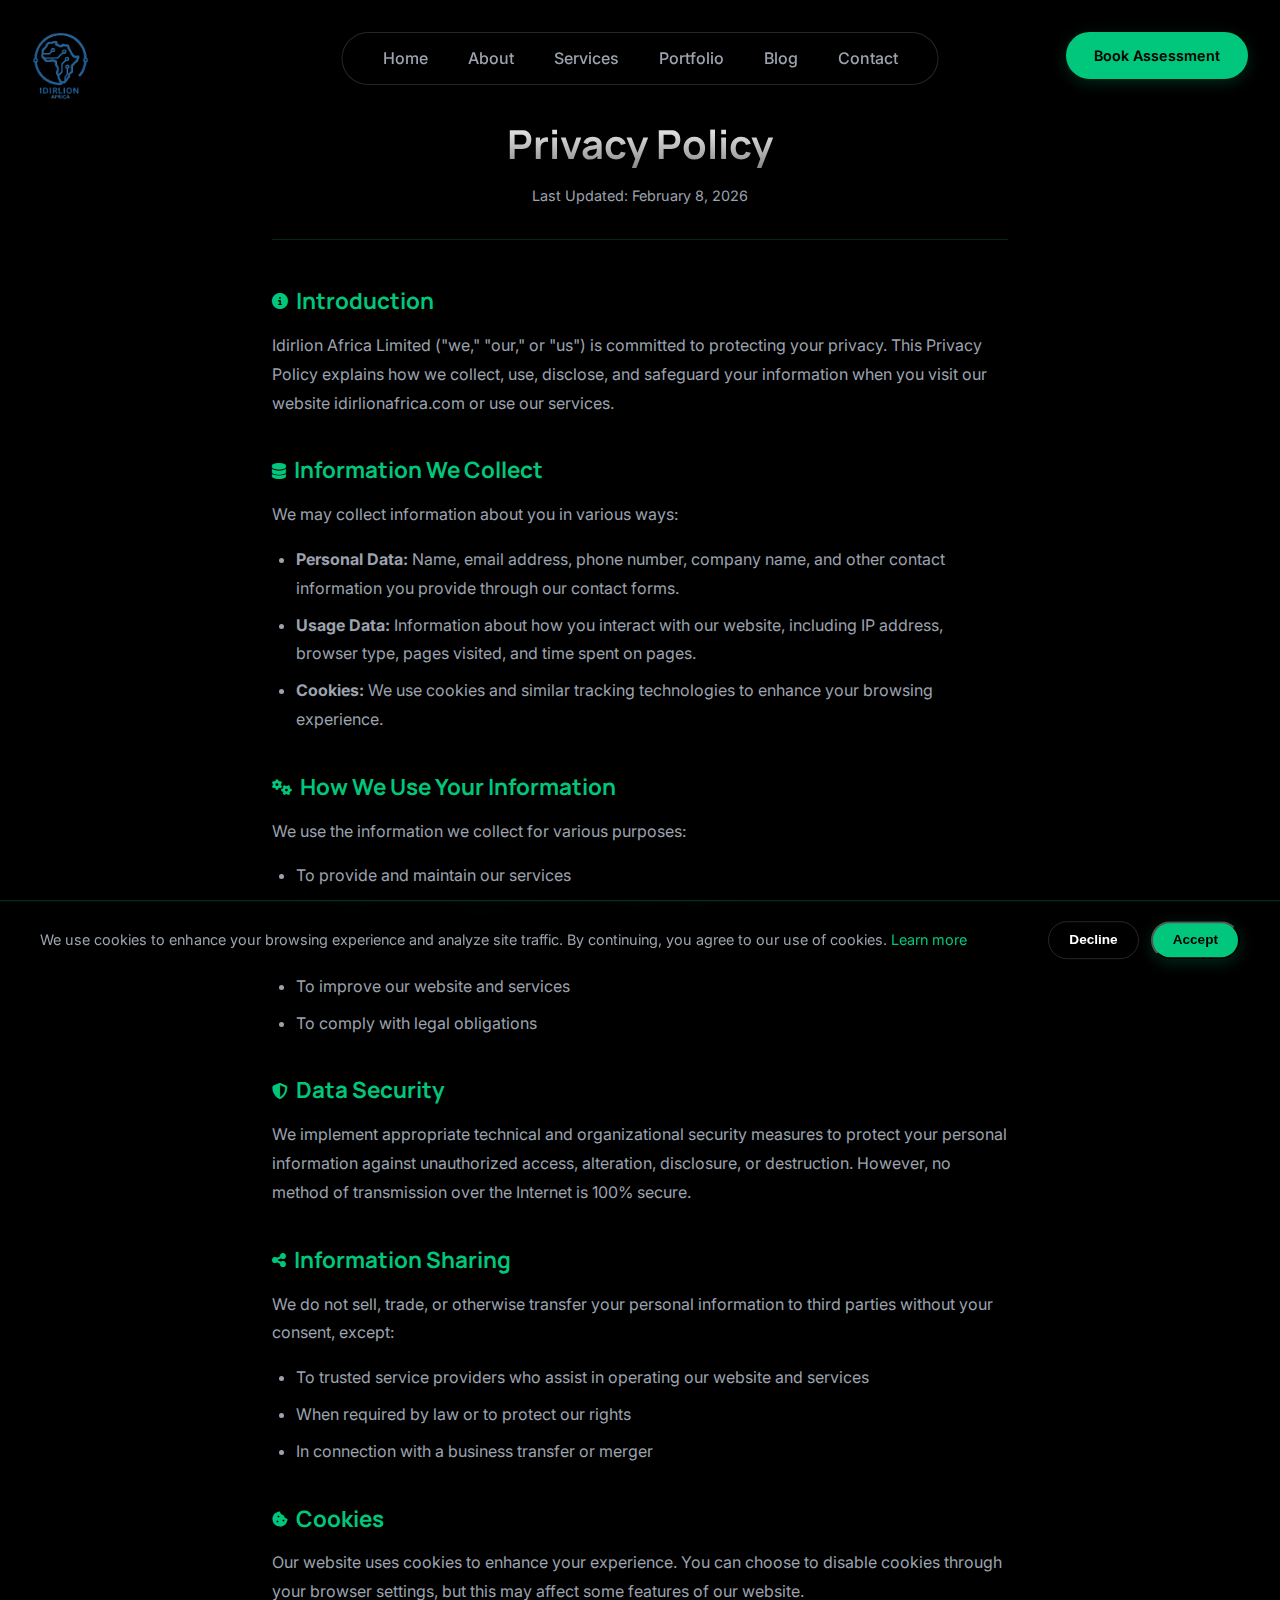
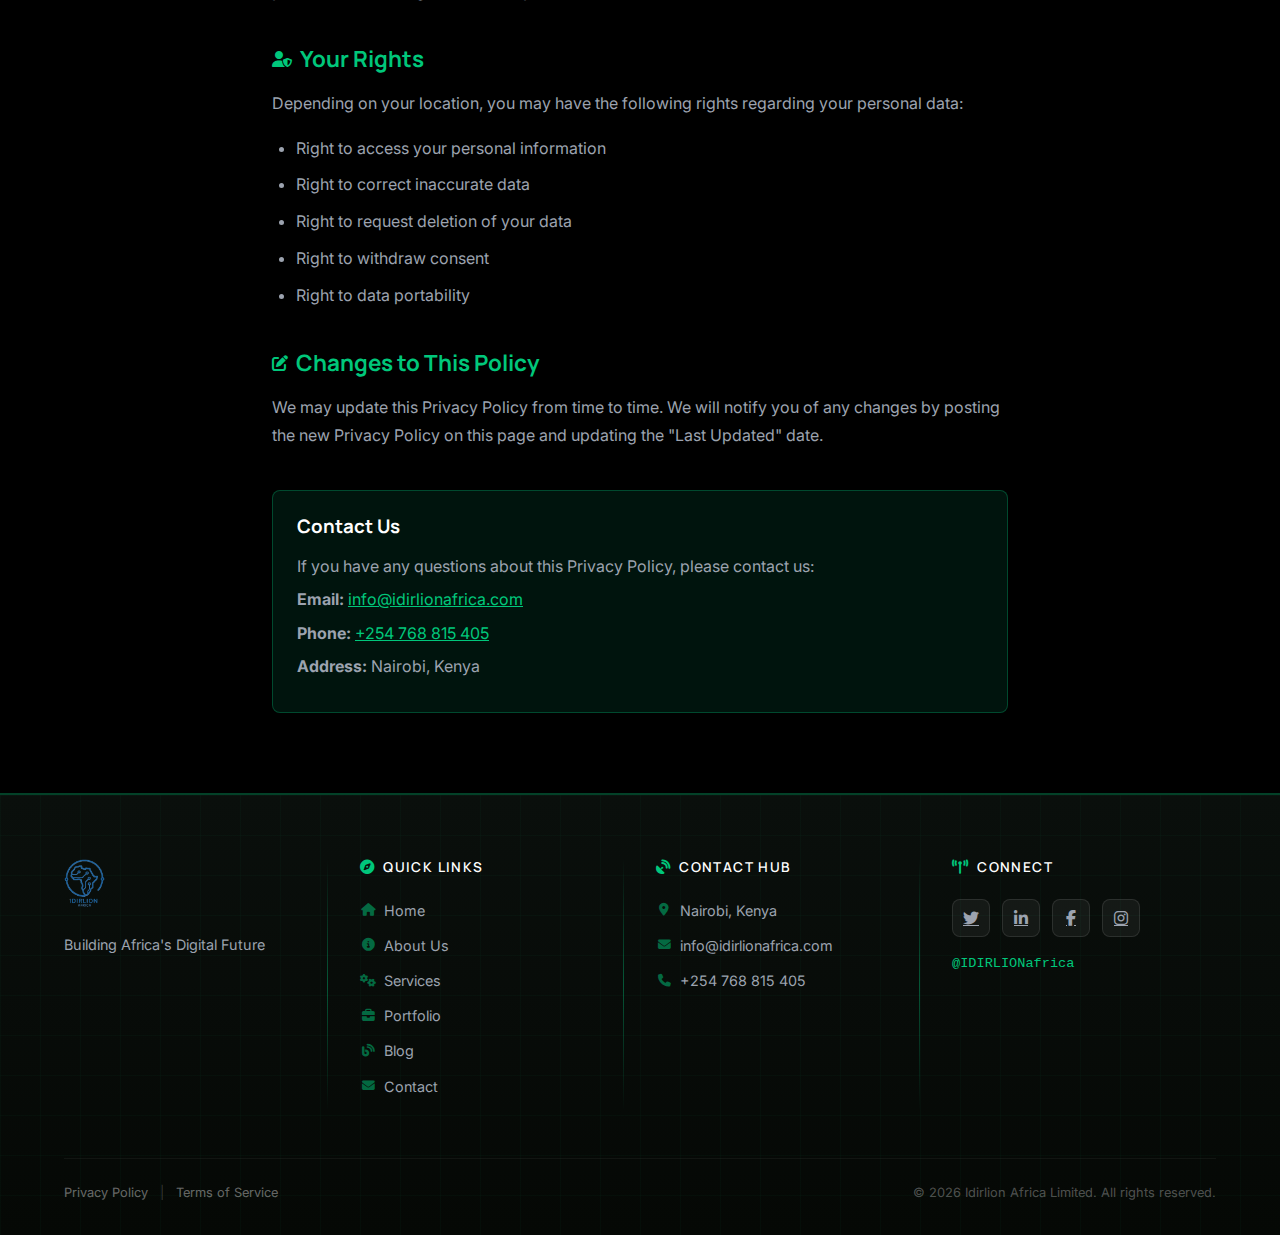
<file: privacy-policy.html>
<!DOCTYPE html>
<html lang="en">

<head>
    <meta charset="UTF-8">
    <meta name="viewport" content="width=device-width, initial-scale=1.0">
    <title>Privacy Policy | Idirlion Africa</title>

    <!-- SEO Meta Tags -->
    <meta name="description"
        content="Privacy Policy for Idirlion Africa Limited. Learn how we collect, use, and protect your personal information.">
    <meta name="keywords" content="privacy policy, data protection, Idirlion Africa, Kenya">
    <meta name="author" content="Idirlion Africa Limited">

    <!-- Canonical URL -->
    <link rel="canonical" href="https://idirlionafrica.com/privacy-policy.html">

    <!-- Open Graph Tags -->
    <meta property="og:title" content="Privacy Policy | Idirlion Africa">
    <meta property="og:description"
        content="Privacy Policy for Idirlion Africa Limited. Learn how we collect, use, and protect your personal information.">
    <meta property="og:type" content="website">
    <meta property="og:url" content="https://idirlionafrica.com/privacy-policy.html">
    <meta property="og:image" content="https://idirlionafrica.com/images/logo.png">

    <!-- Twitter Card Tags -->
    <meta name="twitter:card" content="summary_large_image">
    <meta name="twitter:site" content="@IDIRLIONafrica">
    <meta name="twitter:title" content="Privacy Policy | Idirlion Africa">
    <meta name="twitter:description" content="Privacy Policy for Idirlion Africa Limited.">
    <meta name="twitter:image" content="https://idirlionafrica.com/images/logo.png">

    <!-- Favicon -->
    <link rel="icon" type="image/png" href="images/logo.png">
    <link rel="apple-touch-icon" href="images/logo.png">

    <!-- Preconnect -->
    <link rel="preconnect" href="https://cdnjs.cloudflare.com">
    <link rel="dns-prefetch" href="https://cdnjs.cloudflare.com">

    <link rel="stylesheet" href="css/styles.css">
    <link rel="stylesheet" href="https://cdnjs.cloudflare.com/ajax/libs/font-awesome/6.5.1/css/all.min.css">

    <style>
        .legal-page {
            padding-top: 120px;
            padding-bottom: 80px;
            min-height: 100vh;
            background: var(--bg-body);
        }

        .legal-content {
            max-width: 800px;
            margin: 0 auto;
            padding: 0 2rem;
        }

        .legal-header {
            text-align: center;
            margin-bottom: 3rem;
            padding-bottom: 2rem;
            border-bottom: 1px solid rgba(0, 199, 123, 0.2);
        }

        .legal-header h1 {
            font-size: 2.5rem;
            margin-bottom: 1rem;
            background: linear-gradient(180deg, #FFFFFF 0%, #888888 100%);
            background-clip: text;
            -webkit-background-clip: text;
            -webkit-text-fill-color: transparent;
        }

        .legal-date {
            color: var(--text-secondary);
            font-size: 0.9rem;
        }

        .legal-section {
            margin-bottom: 2.5rem;
        }

        .legal-section h2 {
            color: var(--accent-green);
            font-size: 1.4rem;
            margin-bottom: 1rem;
            display: flex;
            align-items: center;
            gap: 0.5rem;
        }

        .legal-section h2 i {
            font-size: 1rem;
        }

        .legal-section p,
        .legal-section li {
            color: var(--text-secondary);
            line-height: 1.8;
            margin-bottom: 1rem;
        }

        .legal-section ul {
            padding-left: 1.5rem;
        }

        .legal-section li {
            margin-bottom: 0.5rem;
        }

        .contact-box {
            background: rgba(0, 199, 123, 0.1);
            border: 1px solid rgba(0, 199, 123, 0.3);
            border-radius: 8px;
            padding: 1.5rem;
            margin-top: 2rem;
        }

        .contact-box h3 {
            color: #fff;
            margin-bottom: 1rem;
        }

        .contact-box p {
            color: var(--text-secondary);
            margin-bottom: 0.5rem;
        }

        .contact-box a {
            color: var(--accent-green);
        }

        /* ============================================
           CONTROL FOOTER STYLES
           ============================================ */
        .control-footer {
            position: relative;
            margin-top: 0;
            padding: 4rem 0 2rem;
            background: linear-gradient(180deg, #0a0f0c 0%, #050805 100%);
            border-top: 2px solid rgba(0, 199, 123, 0.3);
            overflow: hidden;
        }

        .control-grid-bg {
            position: absolute;
            inset: 0;
            background-image:
                linear-gradient(rgba(0, 199, 123, 0.03) 1px, transparent 1px),
                linear-gradient(90deg, rgba(0, 199, 123, 0.03) 1px, transparent 1px);
            background-size: 40px 40px;
            pointer-events: none;
        }

        .control-grid {
            display: grid;
            grid-template-columns: repeat(4, 1fr);
            gap: 2rem;
            position: relative;
        }

        .control-col {
            position: relative;
            padding-right: 2rem;
        }

        .control-col:not(:last-child)::after {
            content: '';
            position: absolute;
            right: 0;
            top: 0;
            height: 100%;
            width: 1px;
            background: linear-gradient(180deg, transparent, rgba(0, 199, 123, 0.4), transparent);
        }

        .control-logo img {
            margin-bottom: 1rem;
            transition: filter 0.3s ease;
        }

        .control-logo:hover img {
            filter: brightness(1.2);
        }

        .control-tagline {
            color: var(--text-secondary);
            font-size: 0.9rem;
            margin-bottom: 1.5rem;
        }

        .control-heading {
            color: #fff;
            font-size: 0.85rem;
            font-weight: 600;
            text-transform: uppercase;
            letter-spacing: 0.1em;
            margin-bottom: 1.5rem;
            display: flex;
            align-items: center;
            gap: 0.5rem;
        }

        .control-heading i {
            color: var(--accent-green);
            font-size: 0.9rem;
        }

        .control-links {
            list-style: none;
            padding: 0;
            margin: 0;
        }

        .control-links li {
            margin-bottom: 0.75rem;
        }

        .control-links a,
        .control-links li {
            color: var(--text-secondary);
            text-decoration: none;
            font-size: 0.9rem;
            display: flex;
            align-items: center;
            gap: 0.5rem;
            transition: all 0.3s ease;
        }

        .control-links a i {
            color: rgba(0, 199, 123, 0.5);
            font-size: 0.8rem;
            width: 16px;
            text-align: center;
        }

        .control-links a:hover {
            color: #fff;
            transform: translateX(5px);
        }

        .control-links a:hover i {
            color: var(--accent-green);
        }

        .contact-info li i {
            color: rgba(0, 199, 123, 0.5);
            font-size: 0.8rem;
            width: 16px;
            text-align: center;
        }

        .control-social {
            display: flex;
            gap: 0.75rem;
            margin-bottom: 1rem;
        }

        .control-social a {
            display: flex;
            align-items: center;
            justify-content: center;
            width: 38px;
            height: 38px;
            border-radius: 8px;
            background: rgba(255, 255, 255, 0.05);
            border: 1px solid rgba(255, 255, 255, 0.1);
            color: var(--text-secondary);
            font-size: 1rem;
            transition: all 0.3s ease;
        }

        .control-social a:hover {
            background: var(--accent-green);
            border-color: var(--accent-green);
            color: #000;
            transform: translateY(-3px);
            box-shadow: 0 5px 15px rgba(0, 199, 123, 0.3);
        }

        .control-handle {
            color: var(--accent-green);
            font-size: 0.85rem;
            font-family: 'Courier New', monospace;
        }

        .control-bottom {
            display: flex;
            justify-content: space-between;
            align-items: center;
            margin-top: 3rem;
            padding-top: 1.5rem;
            border-top: 1px solid rgba(255, 255, 255, 0.05);
        }

        .control-bottom p {
            color: rgba(255, 255, 255, 0.3);
            font-size: 0.8rem;
            margin: 0;
        }

        .control-legal {
            display: flex;
            align-items: center;
            gap: 0.75rem;
        }

        .control-legal a {
            color: rgba(255, 255, 255, 0.4);
            text-decoration: none;
            font-size: 0.8rem;
            transition: color 0.3s ease;
        }

        .control-legal a:hover {
            color: var(--accent-green);
        }

        .control-legal .separator {
            color: rgba(255, 255, 255, 0.2);
            font-size: 0.8rem;
        }

        /* Footer Responsive */
        @media (max-width: 1024px) {
            .control-grid {
                grid-template-columns: repeat(2, 1fr);
            }

            .control-col::after {
                display: none;
            }
        }

        @media (max-width: 768px) {
            .control-grid {
                grid-template-columns: 1fr;
                text-align: center;
            }

            .control-col {
                padding-right: 0;
            }

            .control-links a,
            .control-links li {
                justify-content: center;
            }

            .control-social {
                justify-content: center;
            }

            .control-bottom {
                flex-direction: column;
                gap: 1rem;
            }
        }
    </style>
</head>

<body>
    <!-- Page Loader -->
    <div class="page-loader">
        <div class="loader-content">
            <div class="loader-spinner"></div>
        </div>
    </div>

    <!-- Fixed Elements -->
    <a href="index.html" class="fixed-logo">
        <img src="images/logo.png" alt="Idirlion" style="height: 70px; width: auto;">
    </a>
    <a href="contact.html" class="fixed-cta btn btn-primary">Book Assessment</a>

    <!-- Hamburger Menu Button (Mobile) -->
    <button class="hamburger" id="hamburger" aria-label="Toggle navigation menu">
        <span></span>
        <span></span>
        <span></span>
    </button>

    <!-- Mobile Menu Overlay -->
    <div class="mobile-menu-overlay" id="mobileMenu">
        <button class="mobile-menu-close" id="mobileMenuClose" aria-label="Close menu"></button>
        <ul class="mobile-nav-links">
            <li><a href="index.html">Home</a></li>
            <li><a href="about.html">About</a></li>
            <li><a href="services.html">Services</a></li>
            <li><a href="portfolio.html">Portfolio</a></li>
            <li><a href="blog.html">Blog</a></li>
            <li><a href="contact.html">Contact</a></li>
        </ul>
        <a href="contact.html" class="btn btn-primary mobile-cta">Book Assessment</a>
    </div>
    <div class="mobile-menu-backdrop" id="mobileBackdrop"></div>

    <!-- Floating Navbar -->
    <nav class="navbar">
        <div class="nav-links">
            <a href="index.html">Home</a>
            <a href="about.html">About</a>
            <a href="services.html">Services</a>
            <a href="portfolio.html">Portfolio</a>
            <a href="blog.html">Blog</a>
            <a href="contact.html">Contact</a>
        </div>
    </nav>

    <main class="legal-page">
        <div class="legal-content">
            <div class="legal-header">
                <h1>Privacy Policy</h1>
                <p class="legal-date">Last Updated: February 8, 2026</p>
            </div>

            <div class="legal-section">
                <h2><i class="fas fa-info-circle"></i> Introduction</h2>
                <p>Idirlion Africa Limited ("we," "our," or "us") is committed to protecting your privacy. This Privacy
                    Policy explains how we collect, use, disclose, and safeguard your information when you visit our
                    website idirlionafrica.com or use our services.</p>
            </div>

            <div class="legal-section">
                <h2><i class="fas fa-database"></i> Information We Collect</h2>
                <p>We may collect information about you in various ways:</p>
                <ul>
                    <li><strong>Personal Data:</strong> Name, email address, phone number, company name, and other
                        contact information you provide through our contact forms.</li>
                    <li><strong>Usage Data:</strong> Information about how you interact with our website, including IP
                        address, browser type, pages visited, and time spent on pages.</li>
                    <li><strong>Cookies:</strong> We use cookies and similar tracking technologies to enhance your
                        browsing experience.</li>
                </ul>
            </div>

            <div class="legal-section">
                <h2><i class="fas fa-cogs"></i> How We Use Your Information</h2>
                <p>We use the information we collect for various purposes:</p>
                <ul>
                    <li>To provide and maintain our services</li>
                    <li>To respond to your inquiries and provide customer support</li>
                    <li>To send you updates, marketing communications, and newsletters (with your consent)</li>
                    <li>To improve our website and services</li>
                    <li>To comply with legal obligations</li>
                </ul>
            </div>

            <div class="legal-section">
                <h2><i class="fas fa-shield-alt"></i> Data Security</h2>
                <p>We implement appropriate technical and organizational security measures to protect your personal
                    information against unauthorized access, alteration, disclosure, or destruction. However, no method
                    of transmission over the Internet is 100% secure.</p>
            </div>

            <div class="legal-section">
                <h2><i class="fas fa-share-alt"></i> Information Sharing</h2>
                <p>We do not sell, trade, or otherwise transfer your personal information to third parties without your
                    consent, except:</p>
                <ul>
                    <li>To trusted service providers who assist in operating our website and services</li>
                    <li>When required by law or to protect our rights</li>
                    <li>In connection with a business transfer or merger</li>
                </ul>
            </div>

            <div class="legal-section">
                <h2><i class="fas fa-cookie-bite"></i> Cookies</h2>
                <p>Our website uses cookies to enhance your experience. You can choose to disable cookies through your
                    browser settings, but this may affect some features of our website.</p>
            </div>

            <div class="legal-section">
                <h2><i class="fas fa-user-shield"></i> Your Rights</h2>
                <p>Depending on your location, you may have the following rights regarding your personal data:</p>
                <ul>
                    <li>Right to access your personal information</li>
                    <li>Right to correct inaccurate data</li>
                    <li>Right to request deletion of your data</li>
                    <li>Right to withdraw consent</li>
                    <li>Right to data portability</li>
                </ul>
            </div>

            <div class="legal-section">
                <h2><i class="fas fa-edit"></i> Changes to This Policy</h2>
                <p>We may update this Privacy Policy from time to time. We will notify you of any changes by posting the
                    new Privacy Policy on this page and updating the "Last Updated" date.</p>
            </div>

            <div class="contact-box">
                <h3>Contact Us</h3>
                <p>If you have any questions about this Privacy Policy, please contact us:</p>
                <p><strong>Email:</strong> <a href="mailto:info@idirlionafrica.com">info@idirlionafrica.com</a></p>
                <p><strong>Phone:</strong> <a href="tel:+254768815405">+254 768 815 405</a></p>
                <p><strong>Address:</strong> Nairobi, Kenya</p>
            </div>
        </div>
    </main>

    <!-- Footer -->
    <footer class="control-footer">
        <div class="control-grid-bg"></div>
        <div class="container">
            <div class="control-grid">
                <div class="control-col">
                    <a href="index.html" class="control-logo">
                        <img src="images/logo.png" alt="Idirlion Africa" style="height: 50px; width: auto;">
                    </a>
                    <p class="control-tagline">Building Africa's Digital Future</p>
                </div>
                <div class="control-col">
                    <h4 class="control-heading"><i class="fas fa-compass"></i> Quick Links</h4>
                    <ul class="control-links">
                        <li><a href="index.html"><i class="fas fa-home"></i> Home</a></li>
                        <li><a href="about.html"><i class="fas fa-info-circle"></i> About Us</a></li>
                        <li><a href="services.html"><i class="fas fa-cogs"></i> Services</a></li>
                        <li><a href="portfolio.html"><i class="fas fa-briefcase"></i> Portfolio</a></li>
                        <li><a href="blog.html"><i class="fas fa-blog"></i> Blog</a></li>
                        <li><a href="contact.html"><i class="fas fa-envelope"></i> Contact</a></li>
                    </ul>
                </div>
                <div class="control-col">
                    <h4 class="control-heading"><i class="fas fa-satellite-dish"></i> Contact Hub</h4>
                    <ul class="control-links contact-info">
                        <li><i class="fas fa-map-marker-alt"></i> Nairobi, Kenya</li>
                        <li><a href="mailto:info@idirlionafrica.com"><i class="fas fa-envelope"></i>
                                info@idirlionafrica.com</a></li>
                        <li><a href="tel:+254768815405"><i class="fas fa-phone"></i> +254 768 815 405</a></li>
                    </ul>
                </div>
                <div class="control-col">
                    <h4 class="control-heading"><i class="fas fa-broadcast-tower"></i> Connect</h4>
                    <div class="control-social">
                        <a href="#" aria-label="Twitter"><i class="fab fa-twitter"></i></a>
                        <a href="#" aria-label="LinkedIn"><i class="fab fa-linkedin-in"></i></a>
                        <a href="#" aria-label="Facebook"><i class="fab fa-facebook-f"></i></a>
                        <a href="#" aria-label="Instagram"><i class="fab fa-instagram"></i></a>
                    </div>
                    <p class="control-handle">@IDIRLIONafrica</p>
                </div>
            </div>
            <div class="control-bottom">
                <div class="control-legal">
                    <a href="privacy-policy.html">Privacy Policy</a>
                    <span class="separator">|</span>
                    <a href="terms-of-service.html">Terms of Service</a>
                </div>
                <p>© 2026 Idirlion Africa Limited. All rights reserved.</p>
            </div>
        </div>
    </footer>

    <script src="js/main.js"></script>
    <script>
        const hamburger = document.getElementById('hamburger');
        const mobileMenu = document.getElementById('mobileMenu');
        const backdrop = document.getElementById('mobileBackdrop');
        const closeBtn = document.getElementById('mobileMenuClose');

        function openMenu() {
            hamburger.classList.add('active');
            mobileMenu.classList.add('active');
            backdrop.classList.add('active');
            document.body.style.overflow = 'hidden';
        }

        function closeMenu() {
            hamburger.classList.remove('active');
            mobileMenu.classList.remove('active');
            backdrop.classList.remove('active');
            document.body.style.overflow = '';
        }

        hamburger.addEventListener('click', function () {
            if (mobileMenu.classList.contains('active')) {
                closeMenu();
            } else {
                openMenu();
            }
        });

        closeBtn.addEventListener('click', closeMenu);
        backdrop.addEventListener('click', closeMenu);
        mobileMenu.querySelectorAll('a').forEach(link => {
            link.addEventListener('click', closeMenu);
        });
    </script>

    <!-- Cookie Consent Banner -->
    <div class="cookie-consent" id="cookieConsent">
        <div class="cookie-consent-inner">
            <div class="cookie-consent-text">
                <p>We use cookies to enhance your browsing experience and analyze site traffic. By continuing, you agree
                    to our use of cookies. <a href="privacy-policy.html">Learn more</a></p>
            </div>
            <div class="cookie-consent-buttons">
                <button class="btn btn-outline" id="cookieDecline">Decline</button>
                <button class="btn btn-primary" id="cookieAccept">Accept</button>
            </div>
        </div>
    </div>
</body>

</html>
</file>
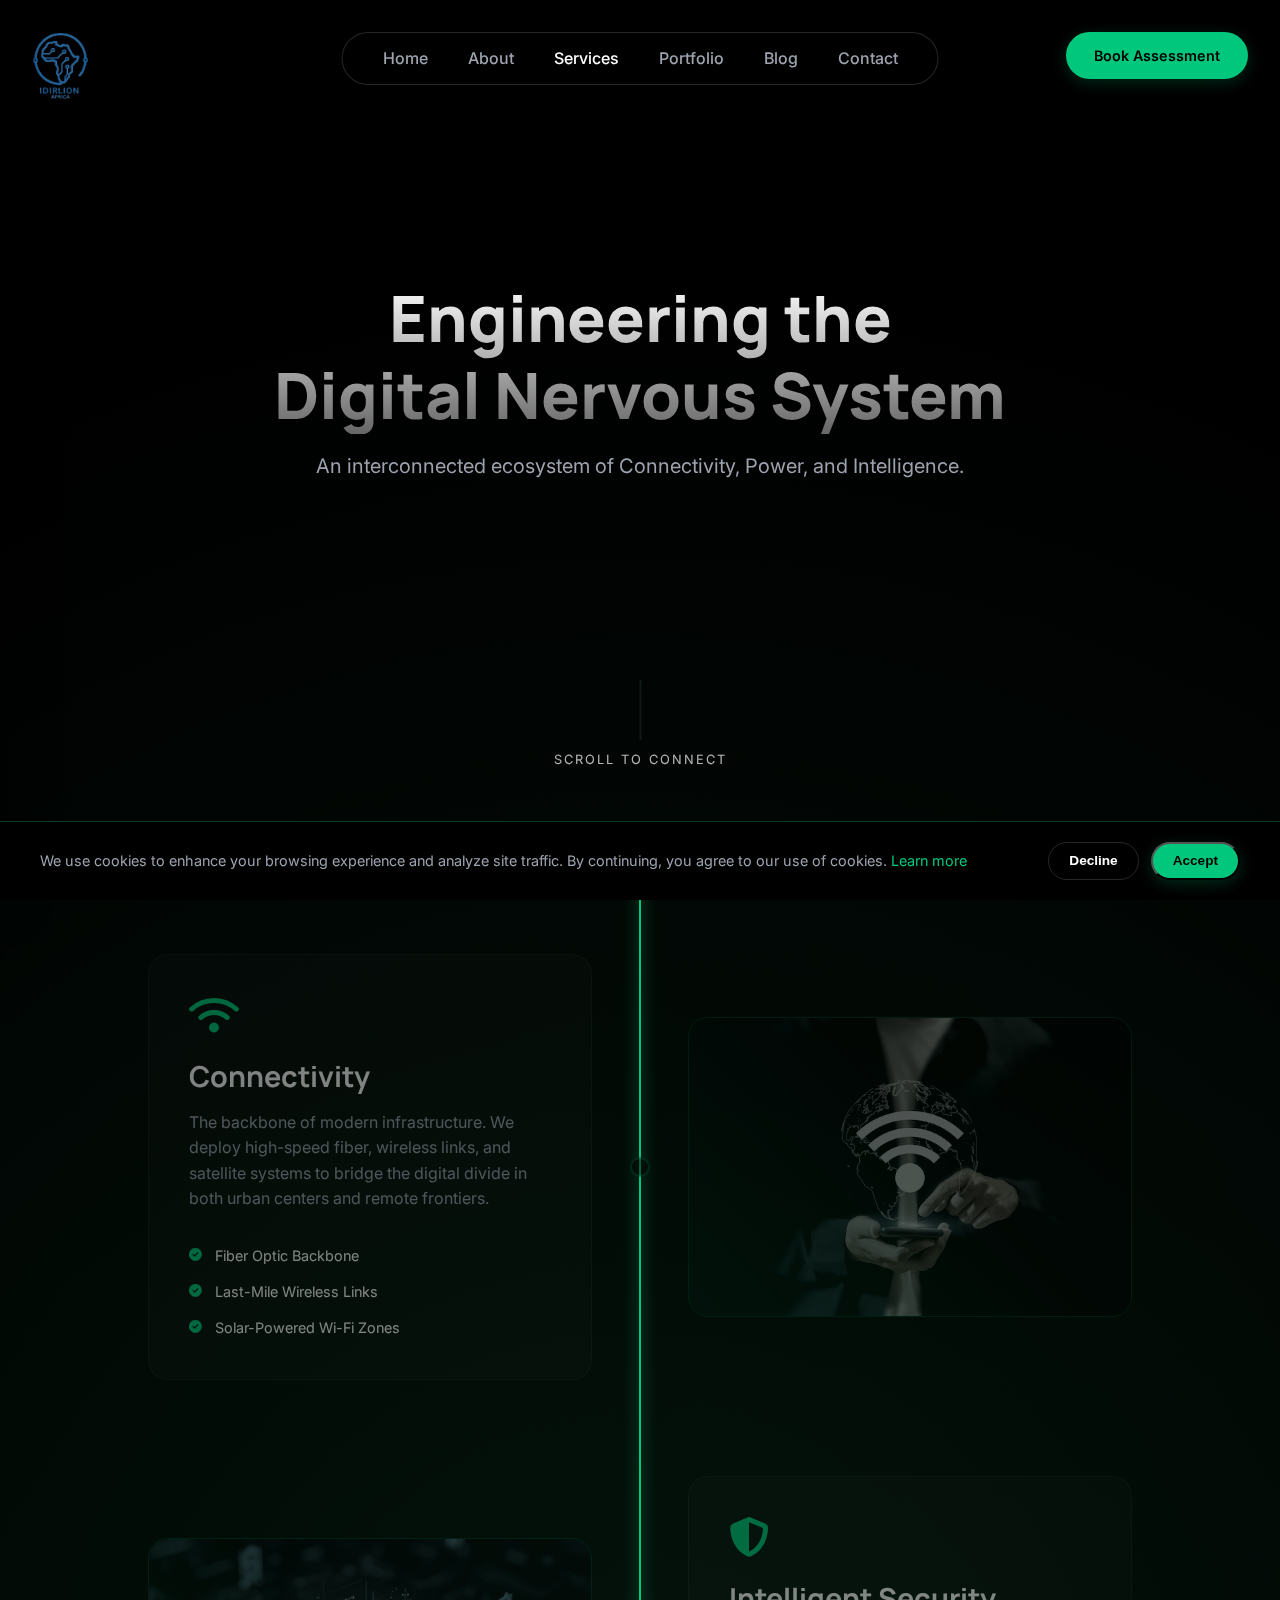
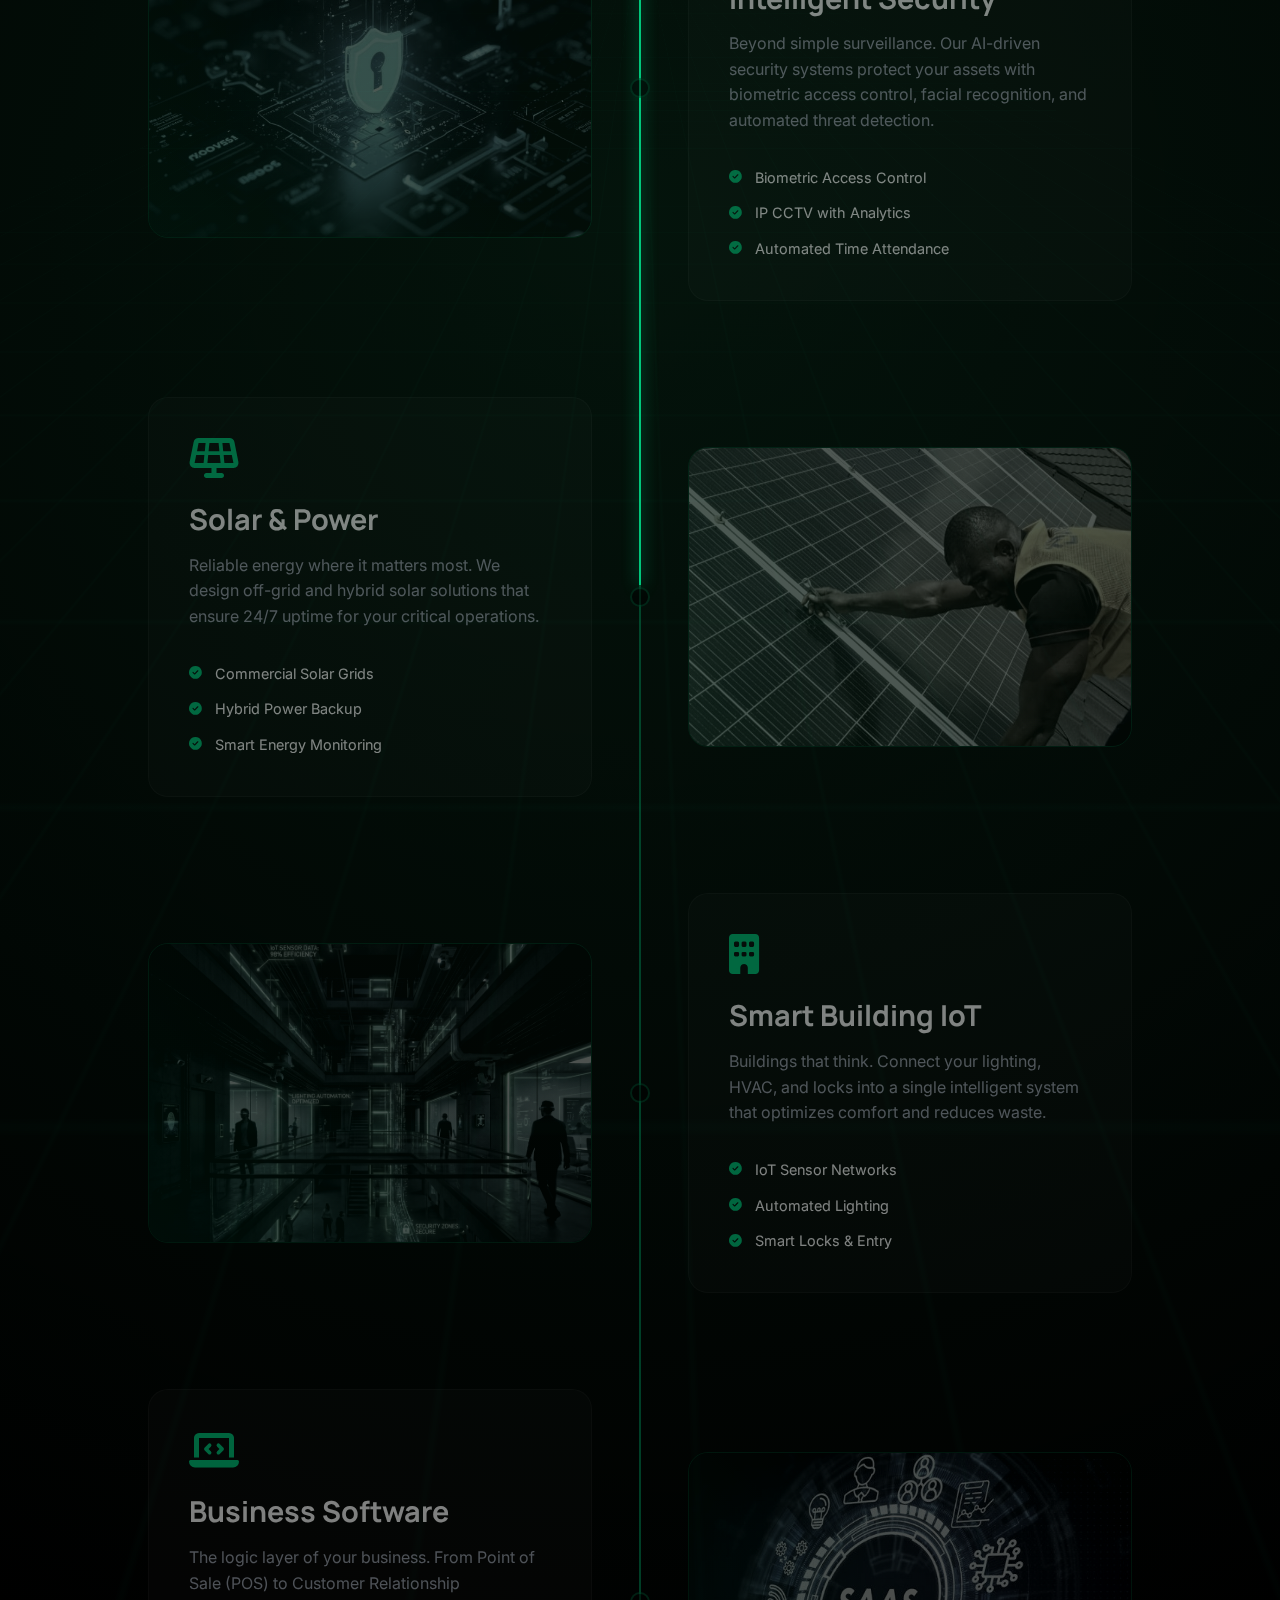
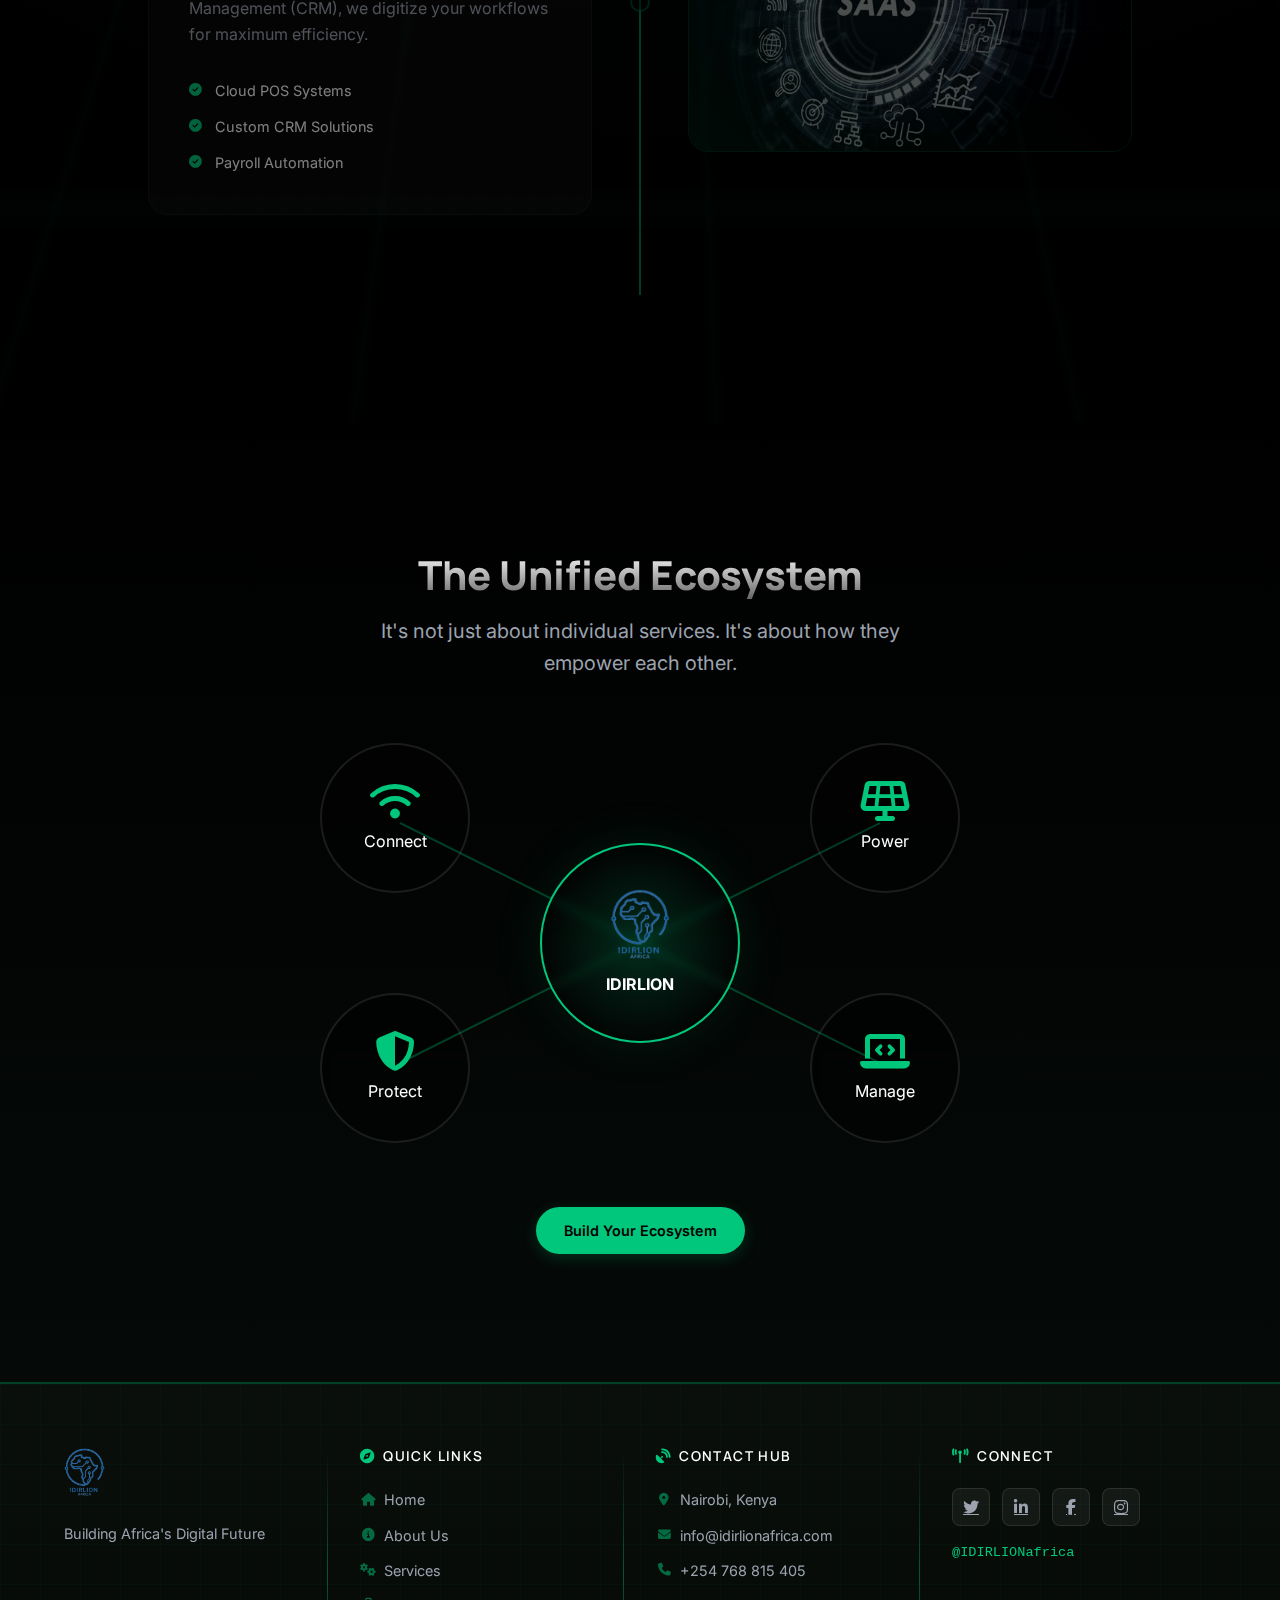
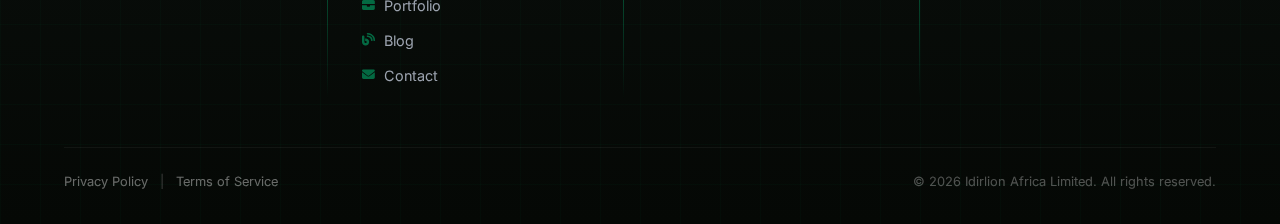
<file: services.html>
<!DOCTYPE html>
<html lang="en">

<head>
    <meta charset="UTF-8">
    <meta name="viewport" content="width=device-width, initial-scale=1.0">
    <title>Services | Idirlion Africa - Connectivity, Solar, Security, IoT</title>

    <!-- SEO Meta Tags -->
    <meta name="description"
        content="Explore Idirlion Africa's services: internet connectivity, solar power systems, security solutions, smart building automation, and business software in Kenya.">
    <meta name="keywords"
        content="internet connectivity Kenya, solar power installation Nairobi, CCTV security systems, smart building IoT, business software Kenya">
    <meta name="author" content="Idirlion Africa Limited">

    <!-- Canonical URL -->
    <link rel="canonical" href="https://idirlionafrica.com/services.html">

    <!-- Open Graph Tags -->
    <meta property="og:title" content="Our Services | Idirlion Africa">
    <meta property="og:description"
        content="An interconnected ecosystem of Connectivity, Power, Security, and Intelligence for modern infrastructure.">
    <meta property="og:type" content="website">
    <meta property="og:url" content="https://idirlionafrica.com/services.html">
    <meta property="og:image" content="https://idirlionafrica.com/images/logo.png">

    <!-- Twitter Card Tags -->
    <meta name="twitter:card" content="summary_large_image">
    <meta name="twitter:site" content="@IDIRLIONafrica">
    <meta name="twitter:title" content="Our Services | Idirlion Africa">
    <meta name="twitter:description"
        content="Connectivity, solar power, security, smart building automation, and business software in Kenya.">
    <meta name="twitter:image" content="https://idirlionafrica.com/images/logo.png">

    <!-- Favicon -->
    <link rel="icon" type="image/png" href="images/logo.png">
    <link rel="apple-touch-icon" href="images/logo.png">

    <!-- Preconnect for Performance -->
    <link rel="preconnect" href="https://cdnjs.cloudflare.com">
    <link rel="dns-prefetch" href="https://cdnjs.cloudflare.com">
    <link rel="preconnect" href="https://fonts.googleapis.com">
    <link rel="preconnect" href="https://fonts.gstatic.com" crossorigin>

    <link rel="stylesheet" href="css/styles.css">
    <link rel="stylesheet" href="https://cdnjs.cloudflare.com/ajax/libs/font-awesome/6.5.1/css/all.min.css">
    <style>
        /* Specific Styles for Services Page "Neural Network" Theme */
        :root {
            --timeline-color: rgba(0, 199, 123, 0.3);
            --timeline-active: #00c77b;
            --card-bg: rgba(255, 255, 255, 0.03);
            --card-border: rgba(255, 255, 255, 0.05);
        }

        body {
            overflow-x: hidden;
        }

        /* Services Wrapper (Unified Background) */
        .services-wrapper {
            position: relative;
            background: radial-gradient(circle at center, rgba(0, 20, 10, 0.8) 0%, var(--bg-body) 80%);
            overflow: hidden;
        }

        .services-wrapper::before {
            content: '';
            position: absolute;
            inset: 0;
            background-image:
                linear-gradient(rgba(0, 199, 123, 0.05) 1px, transparent 1px),
                linear-gradient(90deg, rgba(0, 199, 123, 0.05) 1px, transparent 1px);
            background-size: 50px 50px;
            opacity: 0.3;
            transform: perspective(500px) rotateX(60deg) translateY(0);
            animation: grid-flow 20s linear infinite;
            pointer-events: none;
            z-index: 0;
        }

        /* Hero Section */
        .services-hero {
            position: relative;
            min-height: 90vh;
            /* Increased to match Home Page */
            display: flex;
            align-items: center;
            justify-content: center;
            padding-top: 0;
            /* Let flexbox center it naturally */
            /* Background moved to wrapper */
            z-index: 1;
        }

        @keyframes grid-flow {
            0% {
                transform: perspective(500px) rotateX(60deg) translateY(0);
            }

            100% {
                transform: perspective(500px) rotateX(60deg) translateY(50px);
            }
        }

        .hero-content {
            text-align: center;
            z-index: 10;
            max-width: 800px;
            padding: 0 1rem;
        }

        .hero-title {
            font-size: clamp(2.5rem, 5vw, 4rem);
            font-weight: 800;
            margin-bottom: 1rem;
            background: linear-gradient(180deg, #FFFFFF 0%, #666666 100%);
            /* Matches Portfolio/Home */
            background-clip: text;
            -webkit-background-clip: text;
            -webkit-text-fill-color: transparent;
            /* Removed glow effect */
        }

        .hero-subtitle {
            font-size: 1.25rem;
            color: var(--text-secondary);
            margin-bottom: 3rem;
        }

        .scroll-indicator {
            position: absolute;
            bottom: 40px;
            left: 50%;
            transform: translateX(-50%);
            display: flex;
            flex-direction: column;
            align-items: center;
            gap: 10px;
            opacity: 0.7;
        }

        .packet-line {
            width: 2px;
            height: 60px;
            background: rgba(255, 255, 255, 0.1);
            position: relative;
            overflow: hidden;
        }

        .packet {
            position: absolute;
            top: -20px;
            left: 0;
            width: 100%;
            height: 20px;
            background: var(--accent-green);
            box-shadow: 0 0 10px var(--accent-green);
            animation: packet-drop 2s ease-in-out infinite;
        }

        @keyframes packet-drop {
            0% {
                top: -20px;
                opacity: 0;
            }

            50% {
                opacity: 1;
            }

            100% {
                top: 100%;
                opacity: 0;
            }
        }

        /* Timeline Container */
        .timeline-section {
            padding: 4rem 0 8rem;
            position: relative;
        }

        .timeline-container {
            max-width: 1200px;
            margin: 0 auto;
            position: relative;
            padding: 2rem 0;
        }

        /* Central Line */
        .timeline-line-bg {
            position: absolute;
            left: 50%;
            top: 0;
            bottom: 0;
            width: 2px;
            background: var(--timeline-color);
            transform: translateX(-50%);
        }

        .timeline-line-progress {
            position: absolute;
            left: 50%;
            top: 0;
            bottom: 50%;
            /* JS will update this */
            width: 2px;
            background: var(--timeline-active);
            transform: translateX(-50%);
            box-shadow: 0 0 15px var(--accent-green);
            transition: height 0.1s linear;
        }

        /* Service Item */
        .service-item {
            display: flex;
            justify-content: center;
            padding: 3rem 0;
            position: relative;
            opacity: 0.5;
            transition: opacity 0.5s ease;
        }

        .service-item.active {
            opacity: 1;
        }

        .service-content {
            width: 45%;
            padding: 0 3rem;
        }

        .service-image {
            width: 45%;
            padding: 0 3rem;
            display: flex;
            justify-content: center;
            align-items: center;
        }

        .service-item:nth-child(even) {
            flex-direction: row-reverse;
        }

        .service-item:nth-child(even) .service-content {
            text-align: left;
        }

        /* Timeline Node */
        .timeline-node {
            position: absolute;
            left: 50%;
            top: 50%;
            transform: translate(-50%, -50%);
            width: 20px;
            height: 20px;
            background: var(--bg-body);
            border: 2px solid var(--timeline-color);
            border-radius: 50%;
            z-index: 5;
            transition: all 0.5s ease;
        }

        .service-item.active .timeline-node {
            background: var(--accent-green);
            border-color: var(--accent-green);
            box-shadow: 0 0 20px rgba(0, 199, 123, 0.6);
            transform: translate(-50%, -50%) scale(1.5);
        }

        /* Service Cards */
        .service-card {
            background: var(--card-bg);
            border: 1px solid var(--card-border);
            border-radius: 20px;
            padding: 2.5rem;
            backdrop-filter: blur(10px);
            transition: all 0.5s ease;
            position: relative;
            overflow: hidden;
        }

        .service-item.active .service-card {
            border-color: rgba(0, 199, 123, 0.3);
            background: linear-gradient(145deg, rgba(255, 255, 255, 0.05) 0%, rgba(255, 255, 255, 0.01) 100%);
            transform: translateY(-5px);
            box-shadow: 0 10px 40px rgba(0, 0, 0, 0.3);
        }

        .service-icon {
            font-size: 2.5rem;
            color: var(--accent-green);
            margin-bottom: 1.5rem;
            display: inline-block;
            transition: transform 0.5s ease;
        }

        .service-item.active .service-icon {
            transform: scale(1.2);
            filter: drop-shadow(0 0 10px rgba(0, 199, 123, 0.5));
        }

        .service-title {
            font-size: 1.8rem;
            margin-bottom: 1rem;
            color: #fff;
        }

        .service-desc {
            color: var(--text-secondary);
            line-height: 1.6;
            margin-bottom: 2rem;
        }

        .service-features {
            list-style: none;
            padding: 0;
            display: flex;
            flex-direction: column;
            gap: 0.8rem;
        }

        .service-item:nth-child(even) .service-features {
            align-items: flex-start;
        }

        .feature-item {
            display: flex;
            align-items: center;
            gap: 0.8rem;
            font-size: 0.9rem;
            color: var(--text-primary);
        }

        .service-item:nth-child(even) .feature-item {
            flex-direction: row;
        }

        .feature-item i {
            color: var(--accent-green);
            font-size: 0.8rem;
        }

        /* Holographic Image Frame */
        .holo-frame {
            position: relative;
            width: 100%;
            height: 300px;
            border-radius: 20px;
            overflow: hidden;
            border: 1px solid rgba(0, 199, 123, 0.2);
        }

        .holo-img {
            width: 100%;
            height: 100%;
            object-fit: cover;
            opacity: 0.6;
            transition: all 0.5s ease;
            filter: grayscale(80%) contrast(1.2);
        }

        .service-item.active .holo-img {
            opacity: 0.9;
            filter: grayscale(20%) contrast(1.1);
            transform: scale(1.05);
        }

        .holo-overlay {
            position: absolute;
            inset: 0;
            background: linear-gradient(45deg, rgba(0, 199, 123, 0.1), transparent 60%);
            z-index: 2;
        }

        .scan-line {
            position: absolute;
            top: 0;
            left: 0;
            width: 100%;
            height: 2px;
            background: var(--accent-green);
            box-shadow: 0 0 15px var(--accent-green);
            opacity: 0;
            z-index: 3;
        }

        .service-item.active .scan-line {
            opacity: 1;
            animation: scan-down 3s ease-in-out infinite;
        }

        @keyframes scan-down {
            0% {
                top: 0;
                opacity: 0;
            }

            10% {
                opacity: 1;
            }

            90% {
                opacity: 1;
            }

            100% {
                top: 100%;
                opacity: 0;
            }
        }

        /* Ecosystem Visualization */
        .ecosystem-section {
            background: linear-gradient(to bottom, var(--bg-body), #050a08);
            padding: 8rem 0;
            text-align: center;
            position: relative;
            overflow: hidden;
        }

        .ecosystem-diagram {
            position: relative;
            max-width: 800px;
            margin: 4rem auto 0;
            height: 400px;
            display: flex;
            justify-content: center;
            align-items: center;
        }

        .eco-circle {
            width: 150px;
            height: 150px;
            border: 2px solid rgba(255, 255, 255, 0.1);
            border-radius: 50%;
            display: flex;
            flex-direction: column;
            justify-content: center;
            align-items: center;
            position: absolute;
            background: rgba(0, 0, 0, 0.5);
            backdrop-filter: blur(5px);
            transition: all 0.4s ease;
        }

        .eco-circle:hover {
            border-color: var(--accent-green);
            transform: scale(1.1);
            box-shadow: 0 0 30px rgba(0, 199, 123, 0.2);
            z-index: 10;
        }

        .eco-circle i {
            font-size: 2.5rem;
            color: var(--accent-green);
            margin-bottom: 0.5rem;
        }

        .eco-center {
            width: 200px;
            height: 200px;
            border: 2px solid var(--accent-green);
            background: radial-gradient(circle, rgba(0, 199, 123, 0.2) 0%, transparent 70%);
            box-shadow: 0 0 50px rgba(0, 199, 123, 0.1);
            z-index: 5;
        }

        /* Tablet/Mobile Responsive */
        @media (max-width: 900px) {

            .timeline-line-bg,
            .timeline-line-progress {
                left: 30px;
            }

            .service-item {
                flex-direction: column !important;
                align-items: flex-start;
                padding-left: 60px;
            }

            .service-content {
                width: 100%;
                padding: 0 0 2rem 0 !important;
                text-align: left !important;
            }

            .service-image {
                width: 100%;
                padding: 0;
            }

            .timeline-node {
                left: 30px;
            }

            .service-features,
            .service-item:nth-child(even) .service-features {
                align-items: flex-start;
            }

            .feature-item,
            .service-item:nth-child(even) .feature-item {
                flex-direction: row;
            }

            .ecosystem-diagram {
                flex-direction: column;
                height: auto;
                gap: 2rem;
            }

            .eco-circle {
                position: relative;
                transform: none !important;
            }
        }
    </style>
</head>

<body>
    <!-- Page Loader -->
    <div class="page-loader">
        <div class="loader-content">
            <div class="loader-spinner"></div>
        </div>
    </div>

    <!-- Fixed Elements -->
    <a href="index.html" class="fixed-logo">
        <img src="images/logo.png" alt="Idirlion" style="height: 70px; width: auto;">
    </a>
    <a href="contact.html" class="fixed-cta btn btn-primary">Book Assessment</a>

    <!-- Hamburger Menu Button (Mobile) -->
    <button class="hamburger" id="hamburger" aria-label="Toggle navigation menu">
        <span></span>
        <span></span>
        <span></span>
    </button>

    <!-- Mobile Menu Overlay -->
    <div class="mobile-menu-overlay" id="mobileMenu">
        <button class="mobile-menu-close" id="mobileMenuClose" aria-label="Close menu"></button>
        <ul class="mobile-nav-links">
            <li><a href="index.html">Home</a></li>
            <li><a href="about.html">About</a></li>
            <li><a href="services.html" class="active">Services</a></li>
            <li><a href="portfolio.html">Portfolio</a></li>
            <li><a href="blog.html">Blog</a></li>
            <li><a href="contact.html">Contact</a></li>
        </ul>
        <a href="contact.html" class="btn btn-primary mobile-cta">Book Assessment</a>
    </div>
    <div class="mobile-menu-backdrop" id="mobileBackdrop"></div>

    <!-- Floating Navbar (Links Only) -->
    <nav class="navbar">
        <div class="nav-links">
            <a href="index.html">Home</a>
            <a href="about.html">About</a>
            <a href="services.html" class="active">Services</a>
            <a href="portfolio.html">Portfolio</a>
            <a href="blog.html">Blog</a>
            <a href="contact.html">Contact</a>
        </div>
    </nav>

    <main>
        <!-- Unified Service Wrapper -->
        <div class="services-wrapper">
            <!-- Hero Section -->
            <section class="services-hero">
                <div class="hero-content">
                    <h1 class="hero-title reveal">Engineering the<br>Digital Nervous System</h1>
                    <p class="hero-subtitle reveal">An interconnected ecosystem of Connectivity, Power, and
                        Intelligence.
                    </p>
                </div>

                <div class="scroll-indicator">
                    <div class="packet-line">
                        <div class="packet"></div>
                    </div>
                    <span style="font-size: 0.8rem; letter-spacing: 2px;">SCROLL TO CONNECT</span>
                </div>
            </section>

            <!-- Service Timeline Section -->
            <section class="timeline-section">
                <div class="timeline-container">
                    <!-- Timeline Lines -->
                    <div class="timeline-line-bg"></div>
                    <div class="timeline-line-progress" id="progress-line"></div>

                    <!-- Service 1: Connectivity -->
                    <div class="service-item" id="service-1">
                        <div class="timeline-node"></div>
                        <div class="service-content">
                            <div class="service-card">
                                <i class="fas fa-wifi service-icon"></i>
                                <h2 class="service-title">Connectivity</h2>
                                <p class="service-desc">The backbone of modern infrastructure. We deploy high-speed
                                    fiber,
                                    wireless links, and satellite systems to bridge the digital divide in both urban
                                    centers
                                    and
                                    remote frontiers.</p>
                                <ul class="service-features">
                                    <li class="feature-item"><i class="fas fa-check-circle"></i> Fiber Optic Backbone
                                    </li>
                                    <li class="feature-item"><i class="fas fa-check-circle"></i> Last-Mile Wireless
                                        Links
                                    </li>
                                    <li class="feature-item"><i class="fas fa-check-circle"></i> Solar-Powered Wi-Fi
                                        Zones
                                    </li>
                                </ul>
                            </div>
                        </div>
                        <div class="service-image">
                            <div class="holo-frame">
                                <img src="images/connectivity.jpg" alt="Connectivity" class="holo-img">
                                <div class="holo-overlay"></div>
                                <div class="scan-line"></div>
                            </div>
                        </div>
                    </div>

                    <!-- Service 2: Security -->
                    <div class="service-item" id="service-2">
                        <div class="timeline-node"></div>
                        <div class="service-content">
                            <div class="service-card">
                                <i class="fas fa-shield-halved service-icon"></i>
                                <h2 class="service-title">Intelligent Security</h2>
                                <p class="service-desc">Beyond simple surveillance. Our AI-driven security systems
                                    protect
                                    your
                                    assets with biometric access control, facial recognition, and automated threat
                                    detection.
                                </p>
                                <ul class="service-features">
                                    <li class="feature-item"><i class="fas fa-check-circle"></i> Biometric Access
                                        Control
                                    </li>
                                    <li class="feature-item"><i class="fas fa-check-circle"></i> IP CCTV with Analytics
                                    </li>
                                    <li class="feature-item"><i class="fas fa-check-circle"></i> Automated Time
                                        Attendance
                                    </li>
                                </ul>
                            </div>
                        </div>
                        <div class="service-image">
                            <div class="holo-frame">
                                <img src="images/security.jpg" alt="Security" class="holo-img">
                                <div class="holo-overlay"></div>
                                <div class="scan-line"></div>
                            </div>
                        </div>
                    </div>

                    <!-- Service 3: Solar & Power -->
                    <div class="service-item" id="service-3">
                        <div class="timeline-node"></div>
                        <div class="service-content">
                            <div class="service-card">
                                <i class="fas fa-solar-panel service-icon"></i>
                                <h2 class="service-title">Solar & Power</h2>
                                <p class="service-desc">Reliable energy where it matters most. We design off-grid and
                                    hybrid
                                    solar solutions that ensure 24/7 uptime for your critical operations.</p>
                                <ul class="service-features">
                                    <li class="feature-item"><i class="fas fa-check-circle"></i> Commercial Solar Grids
                                    </li>
                                    <li class="feature-item"><i class="fas fa-check-circle"></i> Hybrid Power Backup
                                    </li>
                                    <li class="feature-item"><i class="fas fa-check-circle"></i> Smart Energy Monitoring
                                    </li>
                                </ul>
                            </div>
                        </div>
                        <div class="service-image">
                            <div class="holo-frame">
                                <img src="images/solar.jpg" alt="Solar" class="holo-img">
                                <div class="holo-overlay"></div>
                                <div class="scan-line"></div>
                            </div>
                        </div>
                    </div>

                    <!-- Service 4: Smart Building -->
                    <div class="service-item" id="service-4">
                        <div class="timeline-node"></div>
                        <div class="service-content">
                            <div class="service-card">
                                <i class="fas fa-building service-icon"></i>
                                <h2 class="service-title">Smart Building IoT</h2>
                                <p class="service-desc">Buildings that think. Connect your lighting, HVAC, and locks
                                    into a
                                    single intelligent system that optimizes comfort and reduces waste.</p>
                                <ul class="service-features">
                                    <li class="feature-item"><i class="fas fa-check-circle"></i> IoT Sensor Networks
                                    </li>
                                    <li class="feature-item"><i class="fas fa-check-circle"></i> Automated Lighting</li>
                                    <li class="feature-item"><i class="fas fa-check-circle"></i> Smart Locks & Entry
                                    </li>
                                </ul>
                            </div>
                        </div>
                        <div class="service-image">
                            <div class="holo-frame">
                                <img src="images/smart-building.png" alt="Smart Building" class="holo-img">
                                <div class="holo-overlay"></div>
                                <div class="scan-line"></div>
                            </div>
                        </div>
                    </div>

                    <!-- Service 5: Business Software -->
                    <div class="service-item" id="service-5">
                        <div class="timeline-node"></div>
                        <div class="service-content">
                            <div class="service-card">
                                <i class="fas fa-laptop-code service-icon"></i>
                                <h2 class="service-title">Business Software</h2>
                                <p class="service-desc">The logic layer of your business. From Point of Sale (POS) to
                                    Customer
                                    Relationship Management (CRM), we digitize your workflows for maximum efficiency.
                                </p>
                                <ul class="service-features">
                                    <li class="feature-item"><i class="fas fa-check-circle"></i> Cloud POS Systems</li>
                                    <li class="feature-item"><i class="fas fa-check-circle"></i> Custom CRM Solutions
                                    </li>
                                    <li class="feature-item"><i class="fas fa-check-circle"></i> Payroll Automation</li>
                                </ul>
                            </div>
                        </div>
                        <div class="service-image">
                            <div class="holo-frame">
                                <img src="images/software.jpg" alt="Software" class="holo-img">
                                <div class="holo-overlay"></div>
                                <div class="scan-line"></div>
                            </div>
                        </div>
                    </div>

                </div>
            </section>
        </div> <!-- End Unified Wrapper -->

        <!-- Integrated Ecosystem Section -->
        <section class="ecosystem-section">
            <div class="container">
                <h2 class="hero-title" style="font-size: 2.5rem; margin-bottom: 1rem;">The Unified Ecosystem</h2>
                <p class="hero-subtitle" style="max-width: 600px; margin: 0 auto;">It's not just about individual
                    services.
                    It's about how they empower each other.</p>

                <div class="ecosystem-diagram">
                    <!-- Center Node -->
                    <div class="eco-circle eco-center">
                        <img src="images/logo.png" alt="Core" style="width: 60px; height: auto;">
                        <div style="font-weight: 700; margin-top: 10px; color: #fff;">IDIRLION</div>
                    </div>

                    <!-- Orbiting Nodes (positioned absolutely) -->
                    <div class="eco-circle" style="top: 0; left: 10%;">
                        <i class="fas fa-wifi"></i>
                        <span>Connect</span>
                    </div>
                    <div class="eco-circle" style="top: 0; right: 10%;">
                        <i class="fas fa-solar-panel"></i>
                        <span>Power</span>
                    </div>
                    <div class="eco-circle" style="bottom: 0; left: 10%;">
                        <i class="fas fa-shield-halved"></i>
                        <span>Protect</span>
                    </div>
                    <div class="eco-circle" style="bottom: 0; right: 10%;">
                        <i class="fas fa-laptop-code"></i>
                        <span>Manage</span>
                    </div>

                    <!-- Connecting Lines (SVG) -->
                    <svg
                        style="position: absolute; top: 0; left: 0; width: 100%; height: 100%; pointer-events: none; z-index: 1;">
                        <line x1="50%" y1="50%" x2="20%" y2="20%" stroke="rgba(0,199,123,0.3)" stroke-width="2" />
                        <line x1="50%" y1="50%" x2="80%" y2="20%" stroke="rgba(0,199,123,0.3)" stroke-width="2" />
                        <line x1="50%" y1="50%" x2="20%" y2="80%" stroke="rgba(0,199,123,0.3)" stroke-width="2" />
                        <line x1="50%" y1="50%" x2="80%" y2="80%" stroke="rgba(0,199,123,0.3)" stroke-width="2" />
                    </svg>
                </div>

                <div style="margin-top: 4rem;">
                    <a href="contact.html" class="btn btn-primary btn-lg">Build Your Ecosystem</a>
                </div>
            </div>
        </section>

        <!-- Control Panel Footer -->
        <footer class="control-footer">
            <div class="control-grid-bg"></div>
            <div class="container">
                <div class="control-grid">
                    <div class="control-col">
                        <a href="index.html" class="control-logo"><img src="images/logo.png" alt="Idirlion Africa"
                                style="height: 50px; width: auto;"></a>
                        <p class="control-tagline">Building Africa's Digital Future</p>

                    </div>
                    <div class="control-col">
                        <h4 class="control-heading"><i class="fas fa-compass"></i> Quick Links</h4>
                        <ul class="control-links">
                            <li><a href="index.html"><i class="fas fa-home"></i> Home</a></li>
                            <li><a href="about.html"><i class="fas fa-info-circle"></i> About Us</a></li>
                            <li><a href="services.html"><i class="fas fa-cogs"></i> Services</a></li>
                            <li><a href="portfolio.html"><i class="fas fa-briefcase"></i> Portfolio</a></li>
                            <li><a href="blog.html"><i class="fas fa-blog"></i> Blog</a></li>
                            <li><a href="contact.html"><i class="fas fa-envelope"></i> Contact</a></li>
                        </ul>
                    </div>

                    <div class="control-col">
                        <h4 class="control-heading"><i class="fas fa-satellite-dish"></i> Contact Hub</h4>
                        <ul class="control-links contact-info">
                            <li><i class="fas fa-map-marker-alt"></i> Nairobi, Kenya</li>
                            <li><a href="mailto:info@idirlionafrica.com"><i class="fas fa-envelope"></i>
                                    info@idirlionafrica.com</a></li>
                            <li><a href="tel:+254768815405"><i class="fas fa-phone"></i> +254 768 815 405</a></li>
                        </ul>
                    </div>
                    <div class="control-col">
                        <h4 class="control-heading"><i class="fas fa-broadcast-tower"></i> Connect</h4>
                        <div class="control-social">
                            <a href="#"><i class="fab fa-twitter"></i></a>
                            <a href="#"><i class="fab fa-linkedin-in"></i></a>
                            <a href="#"><i class="fab fa-facebook-f"></i></a>
                            <a href="#"><i class="fab fa-instagram"></i></a>
                        </div>
                        <p class="control-handle">@IDIRLIONafrica</p>
                    </div>
                </div>
                <div class="control-bottom">
                    <div class="control-legal">
                        <a href="privacy-policy.html">Privacy Policy</a>
                        <span class="separator">|</span>
                        <a href="terms-of-service.html">Terms of Service</a>
                    </div>
                    <p>© 2026 Idirlion Africa Limited. All rights reserved.</p>
                </div>
            </div>
        </footer>
        <style>
            .control-footer {
                position: relative;
                margin-top: 0;
                padding: 4rem 0 2rem;
                background: linear-gradient(180deg, #0a0f0c 0%, #050805 100%);
                border-top: 2px solid rgba(0, 199, 123, 0.3);
                overflow: hidden;
            }

            .control-grid-bg {
                position: absolute;
                inset: 0;
                background-image: linear-gradient(rgba(0, 199, 123, 0.03) 1px, transparent 1px), linear-gradient(90deg, rgba(0, 199, 123, 0.03) 1px, transparent 1px);
                background-size: 40px 40px;
                pointer-events: none;
            }

            .control-grid {
                display: grid;
                grid-template-columns: repeat(4, 1fr);
                gap: 2rem;
                position: relative;
            }

            .control-col {
                position: relative;
                padding-right: 2rem;
            }

            .control-col:not(:last-child)::after {
                content: '';
                position: absolute;
                right: 0;
                top: 0;
                height: 100%;
                width: 1px;
                background: linear-gradient(180deg, transparent, rgba(0, 199, 123, 0.4), transparent);
            }

            .control-logo img {
                margin-bottom: 1rem;
                transition: filter 0.3s ease;
            }

            .control-logo:hover img {
                filter: brightness(1.2);
            }

            .control-tagline {
                color: var(--text-secondary);
                font-size: 0.9rem;
                margin-bottom: 1.5rem;
            }

            .system-status {
                display: flex;
                align-items: center;
                gap: 0.5rem;
                padding: 0.5rem 1rem;
                background: rgba(0, 199, 123, 0.1);
                border: 1px solid rgba(0, 199, 123, 0.2);
                border-radius: 20px;
                width: fit-content;
            }

            .status-dot {
                width: 8px;
                height: 8px;
                background: var(--accent-green);
                border-radius: 50%;
                animation: pulse-dot 2s ease-in-out infinite;
            }

            @keyframes pulse-dot {

                0%,
                100% {
                    opacity: 1;
                    box-shadow: 0 0 0 0 rgba(0, 199, 123, 0.4);
                }

                50% {
                    opacity: 0.7;
                    box-shadow: 0 0 0 6px rgba(0, 199, 123, 0);
                }
            }

            .status-text {
                color: var(--accent-green);
                font-size: 0.75rem;
                font-family: 'Courier New', monospace;
                text-transform: uppercase;
                letter-spacing: 0.05em;
            }

            .control-heading {
                color: #fff;
                font-size: 0.85rem;
                font-weight: 600;
                text-transform: uppercase;
                letter-spacing: 0.1em;
                margin-bottom: 1.5rem;
                display: flex;
                align-items: center;
                gap: 0.5rem;
            }

            .control-heading i {
                color: var(--accent-green);
                font-size: 0.9rem;
            }

            .control-links {
                list-style: none;
                padding: 0;
                margin: 0;
            }

            .control-links li {
                margin-bottom: 0.75rem;
            }

            .control-links a,
            .control-links li {
                color: var(--text-secondary);
                text-decoration: none;
                font-size: 0.9rem;
                display: flex;
                align-items: center;
                gap: 0.5rem;
                transition: all 0.3s ease;
            }

            .control-links a i {
                color: rgba(0, 199, 123, 0.5);
                font-size: 0.8rem;
                width: 16px;
                text-align: center;
            }

            .control-links a:hover {
                color: #fff;
                transform: translateX(5px);
            }

            .control-links a:hover i {
                color: var(--accent-green);
            }

            .contact-info li {
                color: var(--text-secondary);
            }

            .contact-info li i {
                color: rgba(0, 199, 123, 0.5);
                font-size: 0.8rem;
                width: 16px;
                text-align: center;
            }

            .control-social {
                display: flex;
                gap: 0.75rem;
                margin-bottom: 1rem;
            }

            .control-social a {
                display: flex;
                align-items: center;
                justify-content: center;
                width: 38px;
                height: 38px;
                border-radius: 8px;
                background: rgba(255, 255, 255, 0.05);
                border: 1px solid rgba(255, 255, 255, 0.1);
                color: var(--text-secondary);
                font-size: 1rem;
                transition: all 0.3s ease;
            }

            .control-social a:hover {
                background: var(--accent-green);
                border-color: var(--accent-green);
                color: #000;
                transform: translateY(-3px);
                box-shadow: 0 5px 15px rgba(0, 199, 123, 0.3);
            }

            .control-handle {
                color: var(--accent-green);
                font-size: 0.85rem;
                font-family: 'Courier New', monospace;
            }

            .control-bottom {
                display: flex;
                justify-content: space-between;
                align-items: center;
                margin-top: 3rem;
                padding-top: 1.5rem;
                border-top: 1px solid rgba(255, 255, 255, 0.05);
            }

            .control-bottom p {
                color: rgba(255, 255, 255, 0.3);
                font-size: 0.8rem;
                margin: 0;
            }

            .control-legal {
                display: flex;
                align-items: center;
                gap: 0.75rem;
            }

            .control-legal a {
                color: rgba(255, 255, 255, 0.4);
                text-decoration: none;
                font-size: 0.8rem;
                transition: color 0.3s ease;
            }

            .control-legal a:hover {
                color: var(--accent-green);
            }

            .control-legal .separator {
                color: rgba(255, 255, 255, 0.2);
                font-size: 0.8rem;
            }

            .control-version {
                font-family: 'Courier New', monospace;
                color: rgba(0, 199, 123, 0.4) !important;
            }

            @media (max-width: 1024px) {
                .control-grid {
                    grid-template-columns: repeat(3, 1fr);
                }

                .control-col:nth-child(3)::after {
                    display: none;
                }
            }

            @media (max-width: 768px) {
                .control-grid {
                    grid-template-columns: repeat(2, 1fr);
                }

                .control-col::after {
                    display: none;
                }

                .control-col {
                    padding-right: 0;
                }

                .control-bottom {
                    flex-direction: column;
                    text-align: center;
                    gap: 0.5rem;
                }
            }

            @media (max-width: 480px) {
                .control-grid {
                    grid-template-columns: 1fr;
                    text-align: center;
                }

                .control-col {
                    align-items: center;
                    display: flex;
                    flex-direction: column;
                }

                .system-status {
                    margin: 0 auto 1.5rem;
                }

                .control-social {
                    justify-content: center;
                }
            }
        </style>

        <script src="js/main.js"></script>
        <script>
            // Timeline Scroll Logic
            document.addEventListener('DOMContentLoaded', () => {
                const serviceItems = document.querySelectorAll('.service-item');
                const progressLine = document.querySelector('.timeline-line-progress');
                const timelineContainer = document.querySelector('.timeline-container');

                const observerOptions = {
                    threshold: 0.4,
                    rootMargin: "-10% 0px -10% 0px"
                };

                const observer = new IntersectionObserver((entries) => {
                    entries.forEach(entry => {
                        if (entry.isIntersecting) {
                            entry.target.classList.add('active');
                        }
                    });
                }, observerOptions);

                serviceItems.forEach(item => {
                    observer.observe(item);
                });

                // Progress Line Animation on Scroll
                window.addEventListener('scroll', () => {
                    const containerTop = timelineContainer.offsetTop;
                    const containerHeight = timelineContainer.offsetHeight;
                    const scrollPos = window.scrollY + (window.innerHeight / 2);

                    if (scrollPos > containerTop) {
                        let progress = (scrollPos - containerTop) / containerHeight;
                        if (progress > 1) progress = 1;
                        if (progress < 0) progress = 0;

                        progressLine.style.height = `${progress * 100}%`;
                    } else {
                        progressLine.style.height = '0';
                    }
                });
            });
        </script>
    </main>

    <!-- Mobile Menu Toggle Script -->
    <script>
        const hamburger = document.getElementById('hamburger');
        const mobileMenu = document.getElementById('mobileMenu');
        const backdrop = document.getElementById('mobileBackdrop');
        const closeBtn = document.getElementById('mobileMenuClose');

        function openMenu() {
            hamburger.classList.add('active');
            mobileMenu.classList.add('active');
            backdrop.classList.add('active');
            document.body.style.overflow = 'hidden';
        }

        function closeMenu() {
            hamburger.classList.remove('active');
            mobileMenu.classList.remove('active');
            backdrop.classList.remove('active');
            document.body.style.overflow = '';
        }

        hamburger.addEventListener('click', function () {
            if (mobileMenu.classList.contains('active')) {
                closeMenu();
            } else {
                openMenu();
            }
        });

        closeBtn.addEventListener('click', closeMenu);
        backdrop.addEventListener('click', closeMenu);

        mobileMenu.querySelectorAll('a').forEach(link => {
            link.addEventListener('click', closeMenu);
        });
    </script>

    <!-- Cookie Consent Banner -->
    <div class="cookie-consent" id="cookieConsent">
        <div class="cookie-consent-inner">
            <div class="cookie-consent-text">
                <p>We use cookies to enhance your browsing experience and analyze site traffic. By continuing, you agree
                    to our use of cookies. <a href="privacy-policy.html">Learn more</a></p>
            </div>
            <div class="cookie-consent-buttons">
                <button class="btn btn-outline" id="cookieDecline">Decline</button>
                <button class="btn btn-primary" id="cookieAccept">Accept</button>
            </div>
        </div>
    </div>
</body>

</html>
</file>
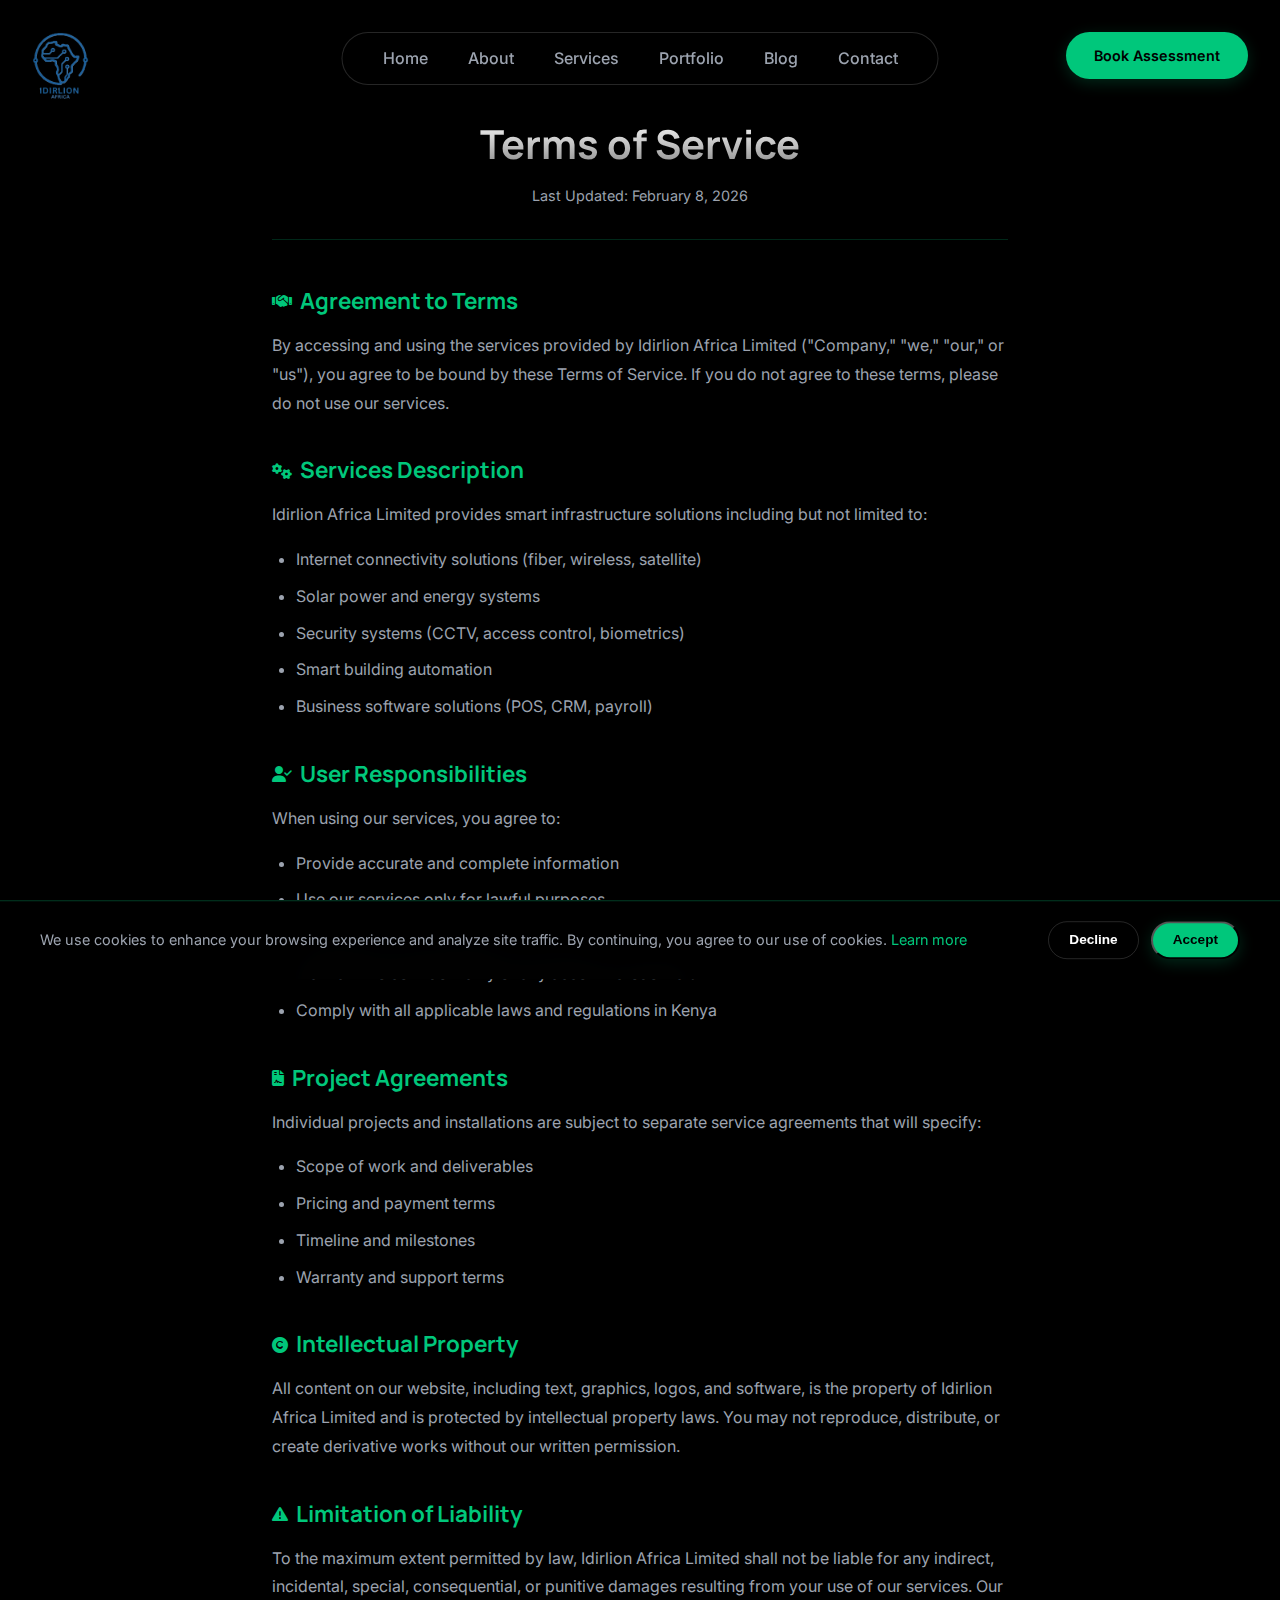
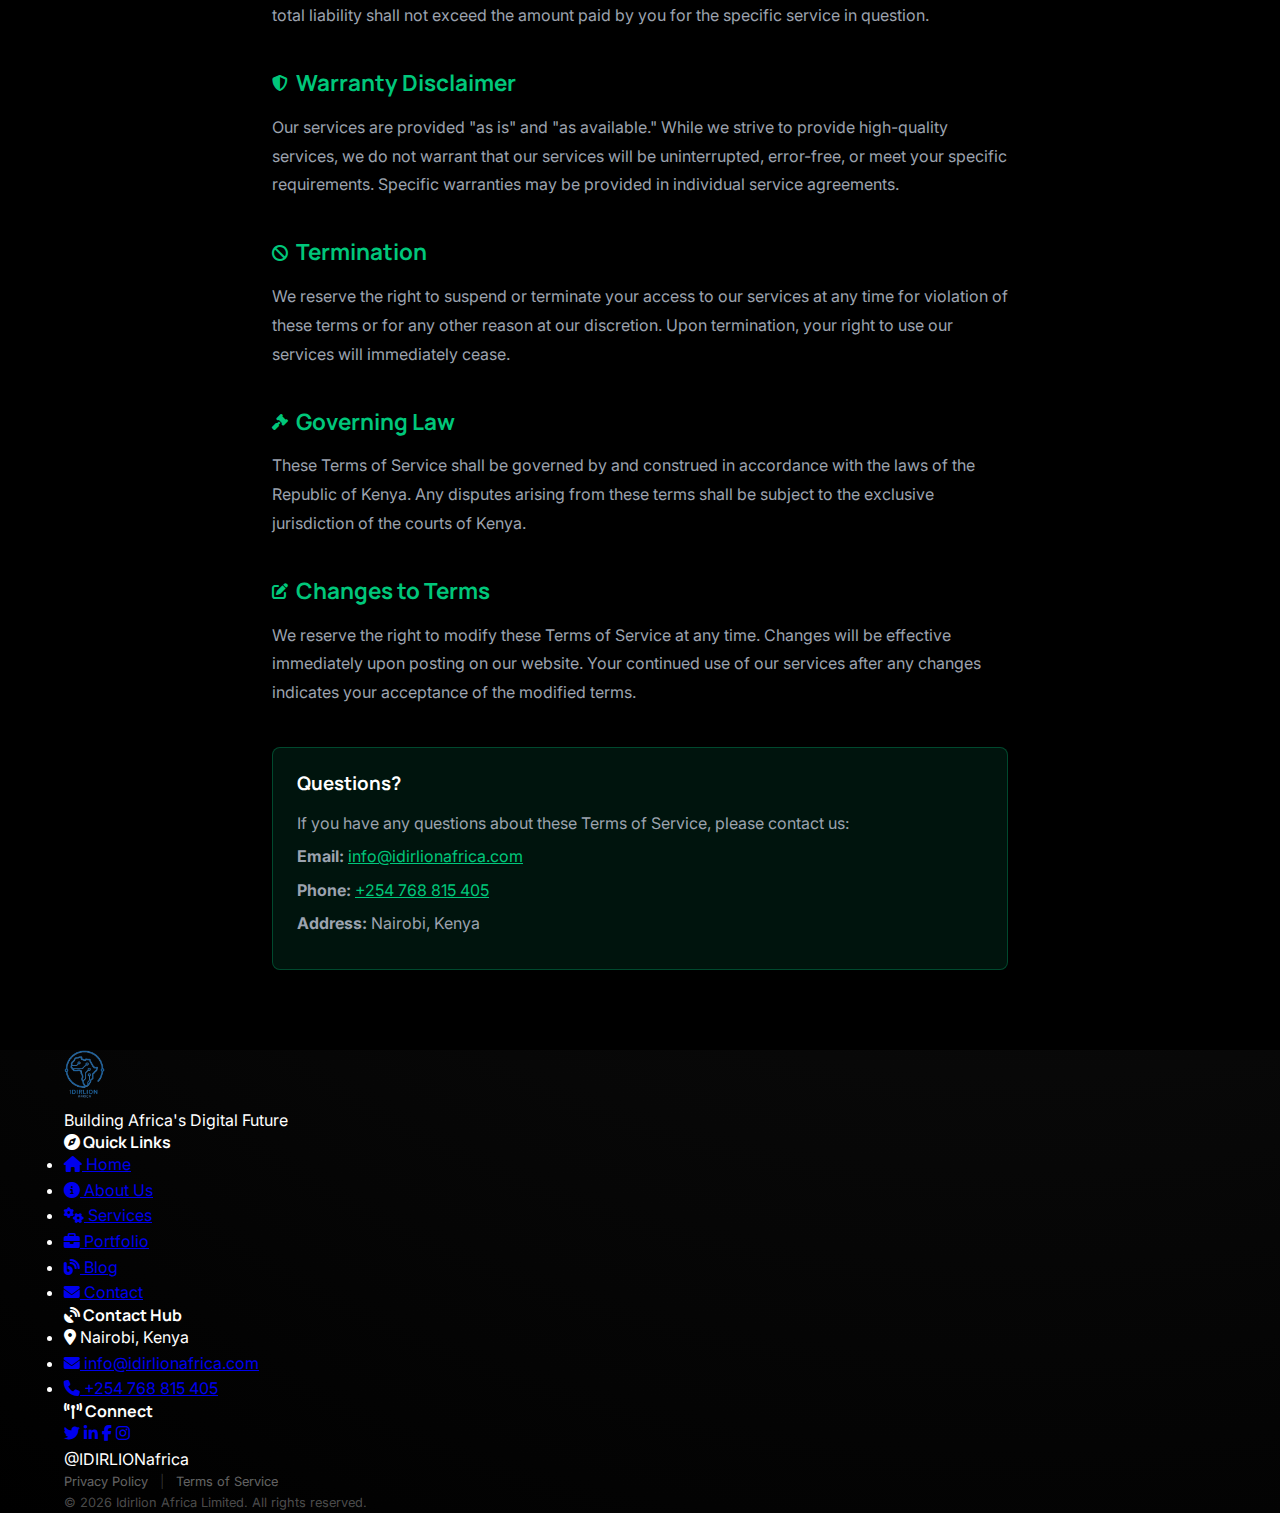
<file: terms-of-service.html>
<!DOCTYPE html>
<html lang="en">

<head>
    <meta charset="UTF-8">
    <meta name="viewport" content="width=device-width, initial-scale=1.0">
    <title>Terms of Service | Idirlion Africa</title>

    <!-- SEO Meta Tags -->
    <meta name="description"
        content="Terms of Service for Idirlion Africa Limited. Read the terms and conditions governing the use of our services.">
    <meta name="keywords" content="terms of service, terms and conditions, Idirlion Africa, Kenya">
    <meta name="author" content="Idirlion Africa Limited">

    <!-- Canonical URL -->
    <link rel="canonical" href="https://idirlionafrica.com/terms-of-service.html">

    <!-- Open Graph Tags -->
    <meta property="og:title" content="Terms of Service | Idirlion Africa">
    <meta property="og:description" content="Terms of Service for Idirlion Africa Limited.">
    <meta property="og:type" content="website">
    <meta property="og:url" content="https://idirlionafrica.com/terms-of-service.html">
    <meta property="og:image" content="https://idirlionafrica.com/images/logo.png">

    <!-- Twitter Card Tags -->
    <meta name="twitter:card" content="summary_large_image">
    <meta name="twitter:site" content="@IDIRLIONafrica">
    <meta name="twitter:title" content="Terms of Service | Idirlion Africa">
    <meta name="twitter:description" content="Terms of Service for Idirlion Africa Limited.">
    <meta name="twitter:image" content="https://idirlionafrica.com/images/logo.png">

    <!-- Favicon -->
    <link rel="icon" type="image/png" href="images/logo.png">
    <link rel="apple-touch-icon" href="images/logo.png">

    <!-- Preconnect -->
    <link rel="preconnect" href="https://cdnjs.cloudflare.com">
    <link rel="dns-prefetch" href="https://cdnjs.cloudflare.com">

    <link rel="stylesheet" href="css/styles.css">
    <link rel="stylesheet" href="https://cdnjs.cloudflare.com/ajax/libs/font-awesome/6.5.1/css/all.min.css">

    <style>
        .legal-page {
            padding-top: 120px;
            padding-bottom: 80px;
            min-height: 100vh;
            background: var(--bg-body);
        }

        .legal-content {
            max-width: 800px;
            margin: 0 auto;
            padding: 0 2rem;
        }

        .legal-header {
            text-align: center;
            margin-bottom: 3rem;
            padding-bottom: 2rem;
            border-bottom: 1px solid rgba(0, 199, 123, 0.2);
        }

        .legal-header h1 {
            font-size: 2.5rem;
            margin-bottom: 1rem;
            background: linear-gradient(180deg, #FFFFFF 0%, #888888 100%);
            background-clip: text;
            -webkit-background-clip: text;
            -webkit-text-fill-color: transparent;
        }

        .legal-date {
            color: var(--text-secondary);
            font-size: 0.9rem;
        }

        .legal-section {
            margin-bottom: 2.5rem;
        }

        .legal-section h2 {
            color: var(--accent-green);
            font-size: 1.4rem;
            margin-bottom: 1rem;
            display: flex;
            align-items: center;
            gap: 0.5rem;
        }

        .legal-section h2 i {
            font-size: 1rem;
        }

        .legal-section p,
        .legal-section li {
            color: var(--text-secondary);
            line-height: 1.8;
            margin-bottom: 1rem;
        }

        .legal-section ul {
            padding-left: 1.5rem;
        }

        .legal-section li {
            margin-bottom: 0.5rem;
        }

        .contact-box {
            background: rgba(0, 199, 123, 0.1);
            border: 1px solid rgba(0, 199, 123, 0.3);
            border-radius: 8px;
            padding: 1.5rem;
            margin-top: 2rem;
        }

        .contact-box h3 {
            color: #fff;
            margin-bottom: 1rem;
        }

        .contact-box p {
            color: var(--text-secondary);
            margin-bottom: 0.5rem;
        }

        .contact-box a {
            color: var(--accent-green);
        }

        .control-bottom p {
            color: rgba(255, 255, 255, 0.3);
            font-size: 0.8rem;
            margin: 0;
        }

        .control-legal {
            display: flex;
            align-items: center;
            gap: 0.75rem;
        }

        .control-legal a {
            color: rgba(255, 255, 255, 0.4);
            text-decoration: none;
            font-size: 0.8rem;
            transition: color 0.3s ease;
        }

        .control-legal a:hover {
            color: var(--accent-green);
        }

        .control-legal .separator {
            color: rgba(255, 255, 255, 0.2);
            font-size: 0.8rem;
        }
    </style>
</head>

<body>
    <!-- Page Loader -->
    <div class="page-loader">
        <div class="loader-content">
            <div class="loader-spinner"></div>
        </div>
    </div>

    <!-- Fixed Elements -->
    <a href="index.html" class="fixed-logo">
        <img src="images/logo.png" alt="Idirlion" style="height: 70px; width: auto;">
    </a>
    <a href="contact.html" class="fixed-cta btn btn-primary">Book Assessment</a>

    <!-- Hamburger Menu Button (Mobile) -->
    <button class="hamburger" id="hamburger" aria-label="Toggle navigation menu">
        <span></span>
        <span></span>
        <span></span>
    </button>

    <!-- Mobile Menu Overlay -->
    <div class="mobile-menu-overlay" id="mobileMenu">
        <button class="mobile-menu-close" id="mobileMenuClose" aria-label="Close menu"></button>
        <ul class="mobile-nav-links">
            <li><a href="index.html">Home</a></li>
            <li><a href="about.html">About</a></li>
            <li><a href="services.html">Services</a></li>
            <li><a href="portfolio.html">Portfolio</a></li>
            <li><a href="blog.html">Blog</a></li>
            <li><a href="contact.html">Contact</a></li>
        </ul>
        <a href="contact.html" class="btn btn-primary mobile-cta">Book Assessment</a>
    </div>
    <div class="mobile-menu-backdrop" id="mobileBackdrop"></div>

    <!-- Floating Navbar -->
    <nav class="navbar">
        <div class="nav-links">
            <a href="index.html">Home</a>
            <a href="about.html">About</a>
            <a href="services.html">Services</a>
            <a href="portfolio.html">Portfolio</a>
            <a href="blog.html">Blog</a>
            <a href="contact.html">Contact</a>
        </div>
    </nav>

    <main class="legal-page">
        <div class="legal-content">
            <div class="legal-header">
                <h1>Terms of Service</h1>
                <p class="legal-date">Last Updated: February 8, 2026</p>
            </div>

            <div class="legal-section">
                <h2><i class="fas fa-handshake"></i> Agreement to Terms</h2>
                <p>By accessing and using the services provided by Idirlion Africa Limited ("Company," "we," "our," or
                    "us"), you agree to be bound by these Terms of Service. If you do not agree to these terms, please
                    do not use our services.</p>
            </div>

            <div class="legal-section">
                <h2><i class="fas fa-cogs"></i> Services Description</h2>
                <p>Idirlion Africa Limited provides smart infrastructure solutions including but not limited to:</p>
                <ul>
                    <li>Internet connectivity solutions (fiber, wireless, satellite)</li>
                    <li>Solar power and energy systems</li>
                    <li>Security systems (CCTV, access control, biometrics)</li>
                    <li>Smart building automation</li>
                    <li>Business software solutions (POS, CRM, payroll)</li>
                </ul>
            </div>

            <div class="legal-section">
                <h2><i class="fas fa-user-check"></i> User Responsibilities</h2>
                <p>When using our services, you agree to:</p>
                <ul>
                    <li>Provide accurate and complete information</li>
                    <li>Use our services only for lawful purposes</li>
                    <li>Not interfere with or disrupt our services</li>
                    <li>Maintain the confidentiality of any account credentials</li>
                    <li>Comply with all applicable laws and regulations in Kenya</li>
                </ul>
            </div>

            <div class="legal-section">
                <h2><i class="fas fa-file-contract"></i> Project Agreements</h2>
                <p>Individual projects and installations are subject to separate service agreements that will specify:
                </p>
                <ul>
                    <li>Scope of work and deliverables</li>
                    <li>Pricing and payment terms</li>
                    <li>Timeline and milestones</li>
                    <li>Warranty and support terms</li>
                </ul>
            </div>

            <div class="legal-section">
                <h2><i class="fas fa-copyright"></i> Intellectual Property</h2>
                <p>All content on our website, including text, graphics, logos, and software, is the property of
                    Idirlion Africa Limited and is protected by intellectual property laws. You may not reproduce,
                    distribute, or create derivative works without our written permission.</p>
            </div>

            <div class="legal-section">
                <h2><i class="fas fa-exclamation-triangle"></i> Limitation of Liability</h2>
                <p>To the maximum extent permitted by law, Idirlion Africa Limited shall not be liable for any indirect,
                    incidental, special, consequential, or punitive damages resulting from your use of our services. Our
                    total liability shall not exceed the amount paid by you for the specific service in question.</p>
            </div>

            <div class="legal-section">
                <h2><i class="fas fa-shield-alt"></i> Warranty Disclaimer</h2>
                <p>Our services are provided "as is" and "as available." While we strive to provide high-quality
                    services, we do not warrant that our services will be uninterrupted, error-free, or meet your
                    specific requirements. Specific warranties may be provided in individual service agreements.</p>
            </div>

            <div class="legal-section">
                <h2><i class="fas fa-ban"></i> Termination</h2>
                <p>We reserve the right to suspend or terminate your access to our services at any time for violation of
                    these terms or for any other reason at our discretion. Upon termination, your right to use our
                    services will immediately cease.</p>
            </div>

            <div class="legal-section">
                <h2><i class="fas fa-gavel"></i> Governing Law</h2>
                <p>These Terms of Service shall be governed by and construed in accordance with the laws of the Republic
                    of Kenya. Any disputes arising from these terms shall be subject to the exclusive jurisdiction of
                    the courts of Kenya.</p>
            </div>

            <div class="legal-section">
                <h2><i class="fas fa-edit"></i> Changes to Terms</h2>
                <p>We reserve the right to modify these Terms of Service at any time. Changes will be effective
                    immediately upon posting on our website. Your continued use of our services after any changes
                    indicates your acceptance of the modified terms.</p>
            </div>

            <div class="contact-box">
                <h3>Questions?</h3>
                <p>If you have any questions about these Terms of Service, please contact us:</p>
                <p><strong>Email:</strong> <a href="mailto:info@idirlionafrica.com">info@idirlionafrica.com</a></p>
                <p><strong>Phone:</strong> <a href="tel:+254768815405">+254 768 815 405</a></p>
                <p><strong>Address:</strong> Nairobi, Kenya</p>
            </div>
        </div>
    </main>

    <!-- Footer -->
    <footer class="control-footer">
        <div class="control-grid-bg"></div>
        <div class="container">
            <div class="control-grid">
                <div class="control-col">
                    <a href="index.html" class="control-logo">
                        <img src="images/logo.png" alt="Idirlion Africa" style="height: 50px; width: auto;">
                    </a>
                    <p class="control-tagline">Building Africa's Digital Future</p>
                </div>
                <div class="control-col">
                    <h4 class="control-heading"><i class="fas fa-compass"></i> Quick Links</h4>
                    <ul class="control-links">
                        <li><a href="index.html"><i class="fas fa-home"></i> Home</a></li>
                        <li><a href="about.html"><i class="fas fa-info-circle"></i> About Us</a></li>
                        <li><a href="services.html"><i class="fas fa-cogs"></i> Services</a></li>
                        <li><a href="portfolio.html"><i class="fas fa-briefcase"></i> Portfolio</a></li>
                        <li><a href="blog.html"><i class="fas fa-blog"></i> Blog</a></li>
                        <li><a href="contact.html"><i class="fas fa-envelope"></i> Contact</a></li>
                    </ul>
                </div>
                <div class="control-col">
                    <h4 class="control-heading"><i class="fas fa-satellite-dish"></i> Contact Hub</h4>
                    <ul class="control-links contact-info">
                        <li><i class="fas fa-map-marker-alt"></i> Nairobi, Kenya</li>
                        <li><a href="mailto:info@idirlionafrica.com"><i class="fas fa-envelope"></i>
                                info@idirlionafrica.com</a></li>
                        <li><a href="tel:+254768815405"><i class="fas fa-phone"></i> +254 768 815 405</a></li>
                    </ul>
                </div>
                <div class="control-col">
                    <h4 class="control-heading"><i class="fas fa-broadcast-tower"></i> Connect</h4>
                    <div class="control-social">
                        <a href="#"><i class="fab fa-twitter"></i></a>
                        <a href="#"><i class="fab fa-linkedin-in"></i></a>
                        <a href="#"><i class="fab fa-facebook-f"></i></a>
                        <a href="#"><i class="fab fa-instagram"></i></a>
                    </div>
                    <p class="control-handle">@IDIRLIONafrica</p>
                </div>
            </div>
            <div class="control-bottom">
                <div class="control-legal">
                    <a href="privacy-policy.html">Privacy Policy</a>
                    <span class="separator">|</span>
                    <a href="terms-of-service.html">Terms of Service</a>
                </div>
                <p>© 2026 Idirlion Africa Limited. All rights reserved.</p>
            </div>
        </div>
    </footer>

    <script src="js/main.js"></script>
    <script>
        const hamburger = document.getElementById('hamburger');
        const mobileMenu = document.getElementById('mobileMenu');
        const backdrop = document.getElementById('mobileBackdrop');
        const closeBtn = document.getElementById('mobileMenuClose');

        function openMenu() {
            hamburger.classList.add('active');
            mobileMenu.classList.add('active');
            backdrop.classList.add('active');
            document.body.style.overflow = 'hidden';
        }

        function closeMenu() {
            hamburger.classList.remove('active');
            mobileMenu.classList.remove('active');
            backdrop.classList.remove('active');
            document.body.style.overflow = '';
        }

        hamburger.addEventListener('click', function () {
            if (mobileMenu.classList.contains('active')) {
                closeMenu();
            } else {
                openMenu();
            }
        });

        closeBtn.addEventListener('click', closeMenu);
        backdrop.addEventListener('click', closeMenu);
        mobileMenu.querySelectorAll('a').forEach(link => {
            link.addEventListener('click', closeMenu);
        });
    </script>

    <!-- Cookie Consent Banner -->
    <div class="cookie-consent" id="cookieConsent">
        <div class="cookie-consent-inner">
            <div class="cookie-consent-text">
                <p>We use cookies to enhance your browsing experience and analyze site traffic. By continuing, you agree
                    to our use of cookies. <a href="privacy-policy.html">Learn more</a></p>
            </div>
            <div class="cookie-consent-buttons">
                <button class="btn btn-outline" id="cookieDecline">Decline</button>
                <button class="btn btn-primary" id="cookieAccept">Accept</button>
            </div>
        </div>
    </div>
</body>

</html>
</file>
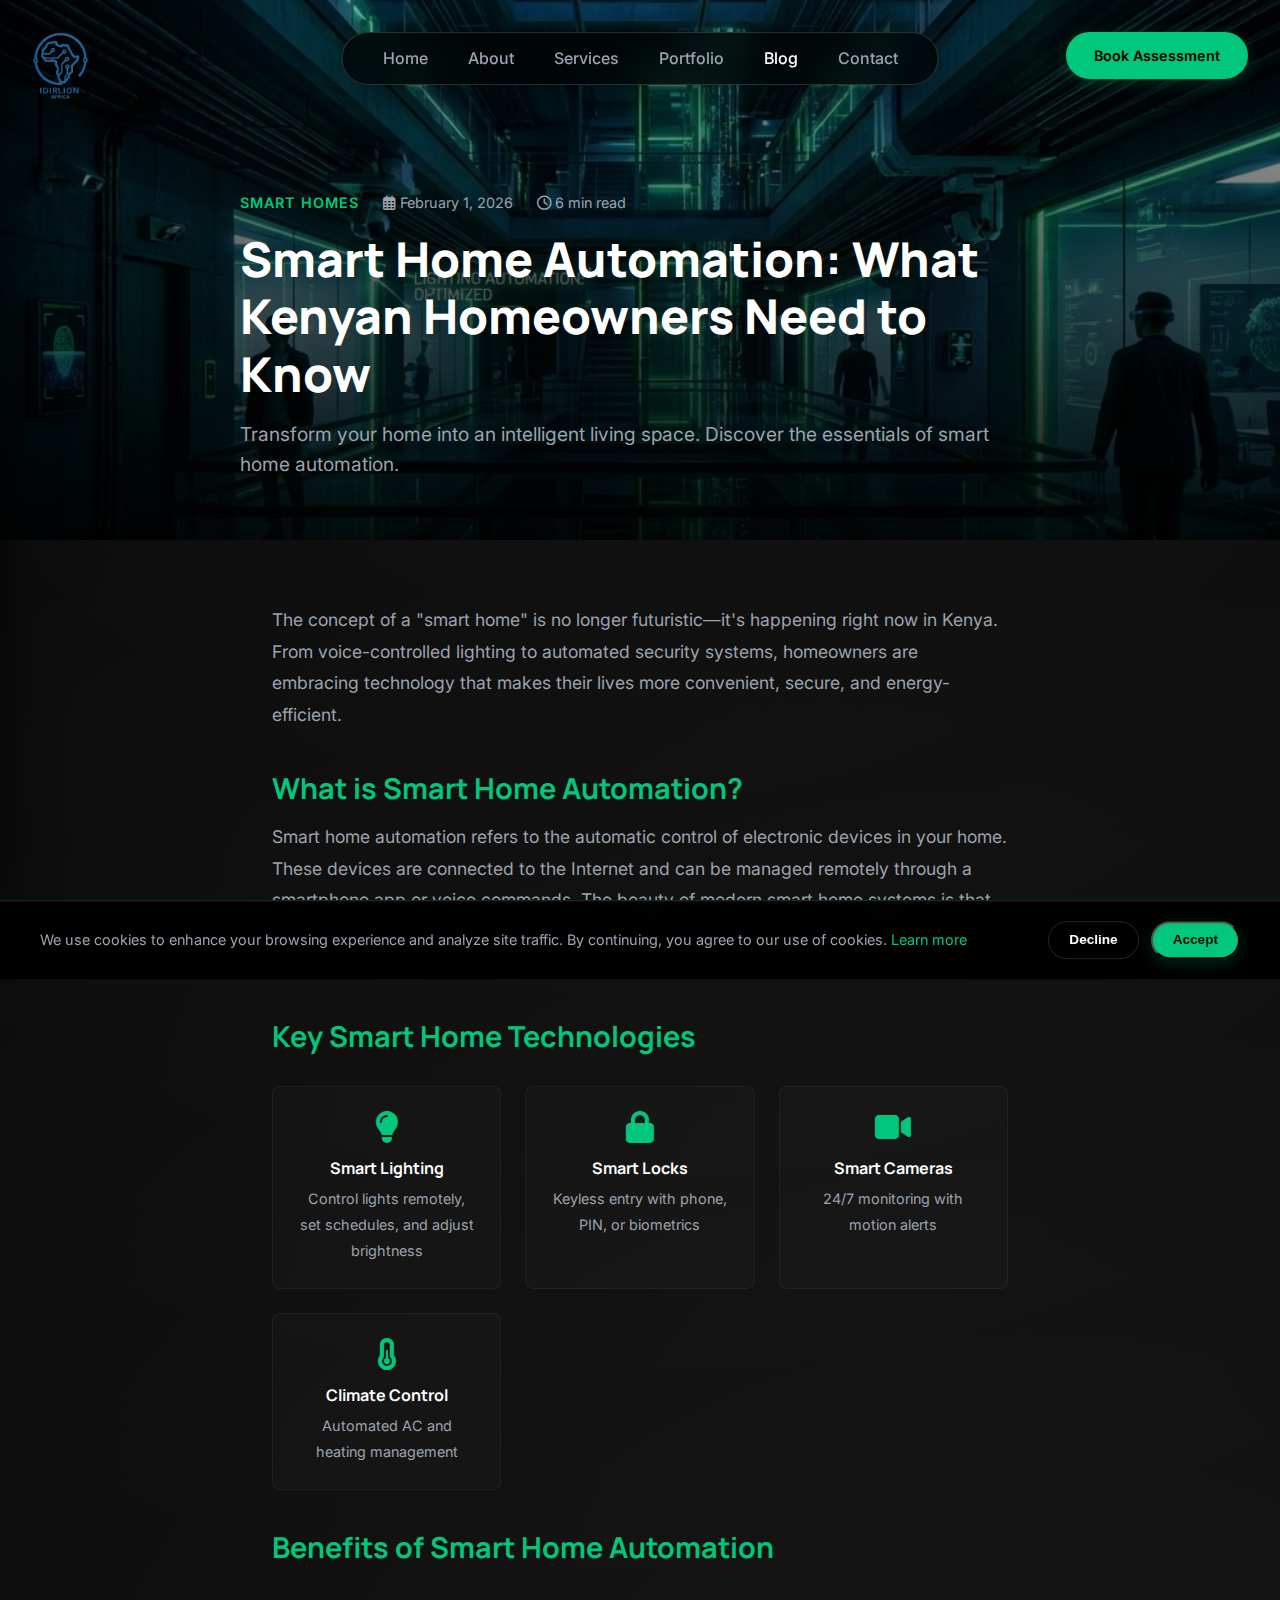
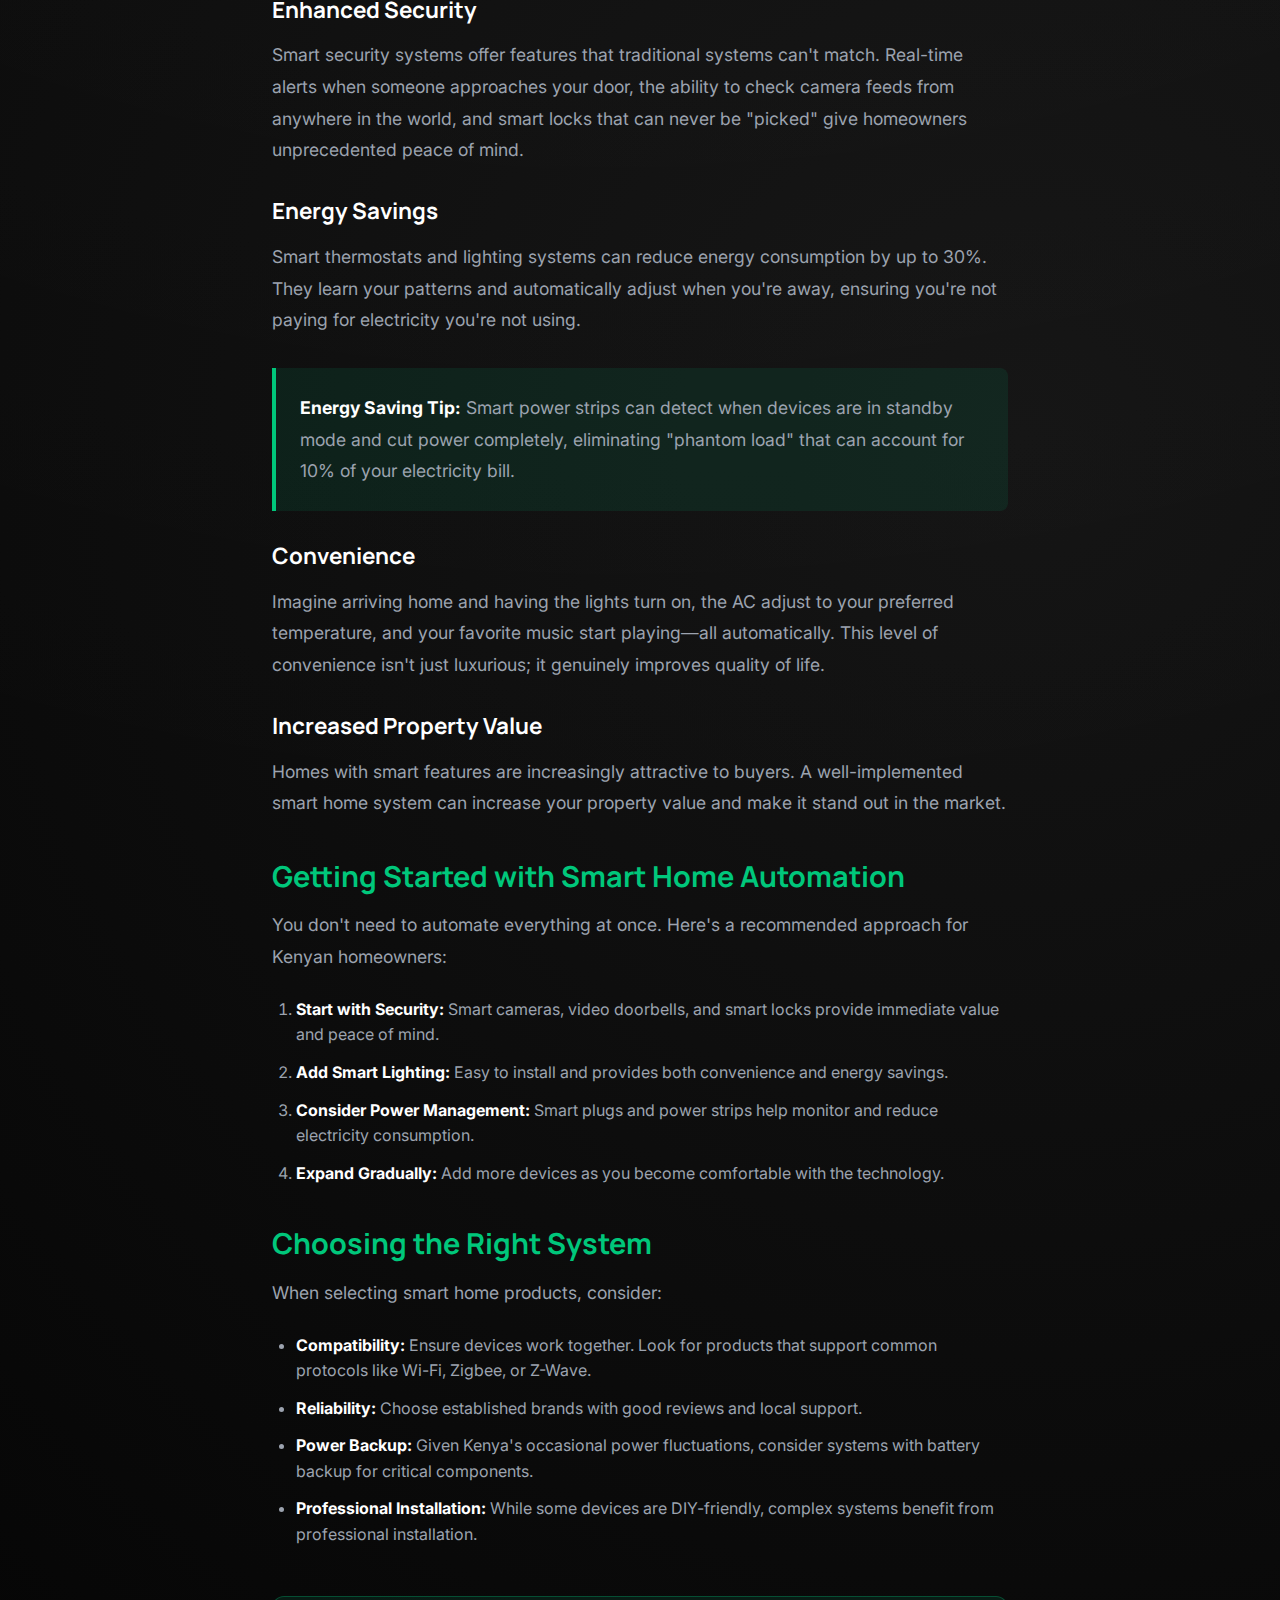
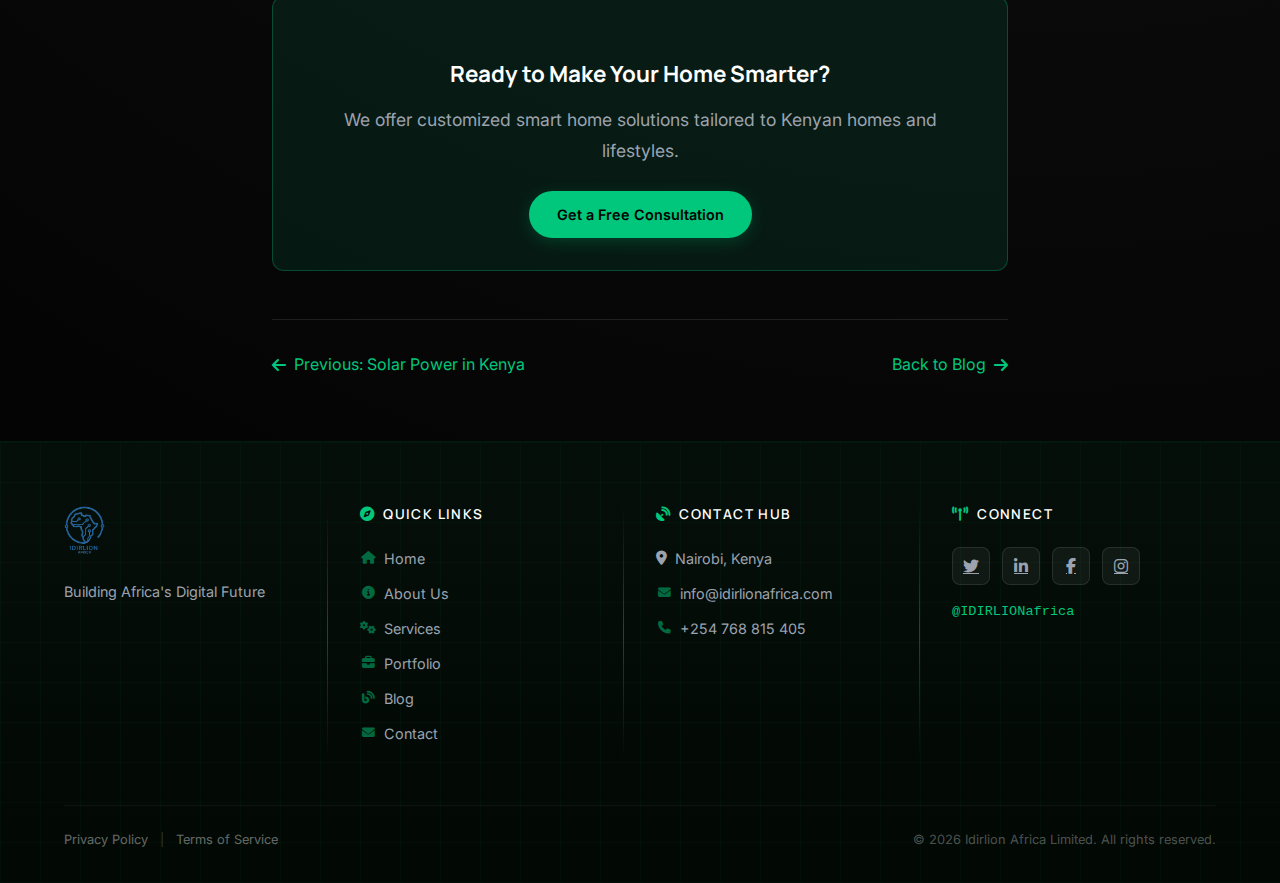
<file: blog/smart-home-automation.html>
<!DOCTYPE html>
<html lang="en">

<head>
    <meta charset="UTF-8">
    <meta name="viewport" content="width=device-width, initial-scale=1.0">
    <title>Smart Home Automation: A Guide for Kenyan Homeowners | Idirlion Africa Blog</title>

    <!-- SEO Meta Tags -->
    <meta name="description"
        content="Transform your home into an intelligent living space. Discover the essentials of smart home automation, from lighting control to security systems in Kenya.">
    <meta name="keywords"
        content="smart home Kenya, home automation Nairobi, IoT home, smart lighting, smart security Kenya">
    <meta name="author" content="Idirlion Africa Limited">

    <!-- Canonical URL -->
    <link rel="canonical" href="https://idirlionafrica.com/blog/smart-home-automation.html">

    <!-- Open Graph Tags -->
    <meta property="og:title" content="Smart Home Automation: A Guide for Kenyan Homeowners">
    <meta property="og:description"
        content="Transform your home into an intelligent living space with smart automation.">
    <meta property="og:type" content="article">
    <meta property="og:url" content="https://idirlionafrica.com/blog/smart-home-automation.html">
    <meta property="og:image" content="https://idirlionafrica.com/images/smart-building.png">
    <meta property="article:published_time" content="2026-02-01">
    <meta property="article:author" content="Idirlion Africa">

    <!-- Twitter Card Tags -->
    <meta name="twitter:card" content="summary_large_image">
    <meta name="twitter:site" content="@IDIRLIONafrica">
    <meta name="twitter:title" content="Smart Home Automation: A Guide for Kenyan Homeowners">
    <meta name="twitter:description" content="Transform your home into an intelligent living space.">
    <meta name="twitter:image" content="https://idirlionafrica.com/images/smart-building.png">

    <!-- Favicon -->
    <link rel="icon" type="image/png" href="../images/logo.png">
    <link rel="apple-touch-icon" href="../images/logo.png">

    <!-- Preconnect -->
    <link rel="preconnect" href="https://cdnjs.cloudflare.com">
    <link rel="dns-prefetch" href="https://cdnjs.cloudflare.com">

    <!-- Schema.org JSON-LD -->
    <script type="application/ld+json">
    {
        "@context": "https://schema.org",
        "@type": "Article",
        "headline": "Smart Home Automation: What Kenyan Homeowners Need to Know",
        "image": "https://idirlionafrica.com/images/smart-building.png",
        "author": {
            "@type": "Organization",
            "name": "Idirlion Africa Limited"
        },
        "publisher": {
            "@type": "Organization",
            "name": "Idirlion Africa Limited",
            "logo": {
                "@type": "ImageObject",
                "url": "https://idirlionafrica.com/images/logo.png"
            }
        },
        "datePublished": "2026-02-01",
        "dateModified": "2026-02-01"
    }
    </script>

    <link rel="stylesheet" href="../css/styles.css">
    <link rel="stylesheet" href="https://cdnjs.cloudflare.com/ajax/libs/font-awesome/6.5.1/css/all.min.css">

    <style>
        .article-hero {
            position: relative;
            min-height: 60vh;
            display: flex;
            align-items: flex-end;
            padding: 120px 0 60px;
            background: linear-gradient(to bottom, rgba(0, 0, 0, 0.3), rgba(0, 0, 0, 0.9)), url('../images/smart-building.png');
            background-size: cover;
            background-position: center;
        }

        .article-header {
            max-width: 800px;
        }

        .article-meta {
            display: flex;
            gap: 1.5rem;
            margin-bottom: 1rem;
            font-size: 0.9rem;
        }

        .article-category {
            color: var(--accent-green);
            text-transform: uppercase;
            letter-spacing: 1px;
            font-weight: 600;
        }

        .article-date {
            color: var(--text-secondary);
        }

        .article-title {
            font-size: clamp(2rem, 5vw, 3rem);
            font-weight: 800;
            color: #fff;
            line-height: 1.2;
            margin-bottom: 1rem;
        }

        .article-excerpt {
            font-size: 1.2rem;
            color: var(--text-secondary);
            line-height: 1.6;
        }

        .article-content {
            max-width: 800px;
            margin: 0 auto;
            padding: 4rem 2rem;
        }

        .article-content h2 {
            color: var(--accent-green);
            font-size: 1.8rem;
            margin: 2.5rem 0 1rem;
        }

        .article-content h3 {
            color: #fff;
            font-size: 1.4rem;
            margin: 2rem 0 1rem;
        }

        .article-content p {
            color: var(--text-secondary);
            font-size: 1.1rem;
            line-height: 1.8;
            margin-bottom: 1.5rem;
        }

        .article-content ul,
        .article-content ol {
            color: var(--text-secondary);
            padding-left: 1.5rem;
            margin-bottom: 1.5rem;
        }

        .article-content li {
            margin-bottom: 0.75rem;
            line-height: 1.6;
        }

        .article-content strong {
            color: #fff;
        }

        .highlight-box {
            background: rgba(0, 199, 123, 0.1);
            border-left: 4px solid var(--accent-green);
            padding: 1.5rem;
            margin: 2rem 0;
            border-radius: 0 8px 8px 0;
        }

        .highlight-box p {
            margin-bottom: 0;
        }

        .feature-grid {
            display: grid;
            grid-template-columns: repeat(auto-fit, minmax(200px, 1fr));
            gap: 1.5rem;
            margin: 2rem 0;
        }

        .feature-item {
            background: rgba(255, 255, 255, 0.02);
            border: 1px solid rgba(255, 255, 255, 0.05);
            border-radius: 8px;
            padding: 1.5rem;
            text-align: center;
        }

        .feature-item i {
            font-size: 2rem;
            color: var(--accent-green);
            margin-bottom: 1rem;
        }

        .feature-item h4 {
            color: #fff;
            margin-bottom: 0.5rem;
        }

        .feature-item p {
            font-size: 0.9rem;
            margin-bottom: 0;
        }

        .article-cta {
            background: rgba(0, 199, 123, 0.1);
            border: 1px solid rgba(0, 199, 123, 0.3);
            border-radius: 12px;
            padding: 2rem;
            text-align: center;
            margin: 3rem 0;
        }

        .article-cta h3 {
            color: #fff;
            margin-bottom: 1rem;
        }

        .article-cta p {
            color: var(--text-secondary);
            margin-bottom: 1.5rem;
        }

        .article-nav {
            display: flex;
            justify-content: space-between;
            padding-top: 2rem;
            border-top: 1px solid rgba(255, 255, 255, 0.1);
            margin-top: 3rem;
        }

        .article-nav a {
            color: var(--accent-green);
            text-decoration: none;
            display: flex;
            align-items: center;
            gap: 0.5rem;
            transition: all 0.3s ease;
        }

        .article-nav a:hover {
            gap: 1rem;
        }



        /* Footer Styles */
        .control-footer {
            background: linear-gradient(180deg, rgba(5, 15, 10, 0.98) 0%, rgba(2, 8, 4, 0.99) 100%);
            padding: 4rem 0 2rem;
            position: relative;
            border-top: 1px solid rgba(0, 199, 123, 0.1);
        }

        .control-grid-bg {
            position: absolute;
            inset: 0;
            background-image:
                linear-gradient(rgba(0, 199, 123, 0.03) 1px, transparent 1px),
                linear-gradient(90deg, rgba(0, 199, 123, 0.03) 1px, transparent 1px);
            background-size: 40px 40px;
            pointer-events: none;
        }

        .control-grid {
            display: grid;
            grid-template-columns: repeat(4, 1fr);
            gap: 2rem;
            position: relative;
        }

        .control-col {
            position: relative;
            padding-right: 2rem;
        }

        .control-col:not(:last-child)::after {
            content: '';
            position: absolute;
            right: 0;
            top: 0;
            height: 100%;
            width: 1px;
            background: linear-gradient(180deg, transparent, rgba(0, 199, 123, 0.4), transparent);
        }

        .control-logo img {
            margin-bottom: 1rem;
            transition: filter 0.3s ease;
        }

        .control-logo:hover img {
            filter: brightness(1.2);
        }

        .control-tagline {
            color: var(--text-secondary);
            font-size: 0.9rem;
            margin-bottom: 1.5rem;
        }

        .control-heading {
            color: #fff;
            font-size: 0.85rem;
            font-weight: 600;
            text-transform: uppercase;
            letter-spacing: 0.1em;
            margin-bottom: 1.5rem;
            display: flex;
            align-items: center;
            gap: 0.5rem;
        }

        .control-heading i {
            color: var(--accent-green);
            font-size: 0.9rem;
        }

        .control-links {
            list-style: none;
            padding: 0;
            margin: 0;
        }

        .control-links li {
            margin-bottom: 0.75rem;
        }

        .control-links a,
        .control-links li {
            color: var(--text-secondary);
            text-decoration: none;
            font-size: 0.9rem;
            display: flex;
            align-items: center;
            gap: 0.5rem;
            transition: all 0.3s ease;
        }

        .control-links a i {
            color: rgba(0, 199, 123, 0.5);
            font-size: 0.8rem;
            width: 16px;
            text-align: center;
        }

        .control-links a:hover {
            color: #fff;
            transform: translateX(5px);
        }

        .control-links a:hover i {
            color: var(--accent-green);
        }

        .control-social {
            display: flex;
            gap: 0.75rem;
            margin-bottom: 1rem;
        }

        .control-social a {
            display: flex;
            align-items: center;
            justify-content: center;
            width: 38px;
            height: 38px;
            border-radius: 8px;
            background: rgba(255, 255, 255, 0.05);
            border: 1px solid rgba(255, 255, 255, 0.1);
            color: var(--text-secondary);
            font-size: 1rem;
            transition: all 0.3s ease;
        }

        .control-social a:hover {
            background: var(--accent-green);
            border-color: var(--accent-green);
            color: #000;
            transform: translateY(-3px);
            box-shadow: 0 5px 15px rgba(0, 199, 123, 0.3);
        }

        .control-handle {
            color: var(--accent-green);
            font-size: 0.85rem;
            font-family: 'Courier New', monospace;
        }

        .control-bottom {
            display: flex;
            justify-content: space-between;
            align-items: center;
            margin-top: 3rem;
            padding-top: 1.5rem;
            border-top: 1px solid rgba(255, 255, 255, 0.05);
        }

        @media (max-width: 1024px) {
            .control-grid {
                grid-template-columns: repeat(3, 1fr);
            }

            .control-col:nth-child(3)::after {
                display: none;
            }
        }

        @media (max-width: 768px) {
            .control-grid {
                grid-template-columns: repeat(2, 1fr);
            }

            .control-col::after {
                display: none;
            }

            .control-col {
                padding-right: 0;
            }
        }

        @media (max-width: 480px) {
            .control-grid {
                grid-template-columns: 1fr;
            }
        }

        .control-bottom p {
            color: rgba(255, 255, 255, 0.3);
            font-size: 0.8rem;
            margin: 0;
        }

        .control-legal {
            display: flex;
            align-items: center;
            gap: 0.75rem;
        }

        .control-legal a {
            color: rgba(255, 255, 255, 0.4);
            text-decoration: none;
            font-size: 0.8rem;
            transition: color 0.3s ease;
        }

        .control-legal a:hover {
            color: var(--accent-green);
        }

        .control-legal .separator {
            color: rgba(255, 255, 255, 0.2);
            font-size: 0.8rem;
        }
    </style>
</head>

<body>
    <!-- Page Loader -->
    <div class="page-loader">
        <div class="loader-content">
            <div class="loader-spinner"></div>
        </div>
    </div>

    <!-- Fixed Elements -->
    <a href="../index.html" class="fixed-logo">
        <img src="../images/logo.png" alt="Idirlion" style="height: 70px; width: auto;">
    </a>
    <a href="../contact.html" class="fixed-cta btn btn-primary">Book Assessment</a>

    <!-- Hamburger Menu Button (Mobile) -->
    <button class="hamburger" id="hamburger" aria-label="Toggle navigation menu">
        <span></span>
        <span></span>
        <span></span>
    </button>

    <!-- Mobile Menu Overlay -->
    <div class="mobile-menu-overlay" id="mobileMenu">
        <button class="mobile-menu-close" id="mobileMenuClose" aria-label="Close menu"></button>
        <ul class="mobile-nav-links">
            <li><a href="../index.html">Home</a></li>
            <li><a href="../about.html">About</a></li>
            <li><a href="../services.html">Services</a></li>
            <li><a href="../portfolio.html">Portfolio</a></li>
            <li><a href="../blog.html" class="active">Blog</a></li>
            <li><a href="../contact.html">Contact</a></li>
        </ul>
        <a href="../contact.html" class="btn btn-primary mobile-cta">Book Assessment</a>
    </div>
    <div class="mobile-menu-backdrop" id="mobileBackdrop"></div>

    <!-- Floating Navbar -->
    <nav class="navbar">
        <div class="nav-links">
            <a href="../index.html">Home</a>
            <a href="../about.html">About</a>
            <a href="../services.html">Services</a>
            <a href="../portfolio.html">Portfolio</a>
            <a href="../blog.html" class="active">Blog</a>
            <a href="../contact.html">Contact</a>
        </div>
    </nav>

    <main>
        <!-- Article Hero -->
        <section class="article-hero">
            <div class="container">
                <div class="article-header">
                    <div class="article-meta">
                        <span class="article-category">Smart Homes</span>
                        <span class="article-date"><i class="far fa-calendar-alt"></i> February 1, 2026</span>
                        <span class="article-date"><i class="far fa-clock"></i> 6 min read</span>
                    </div>
                    <h1 class="article-title">Smart Home Automation: What Kenyan Homeowners Need to Know</h1>
                    <p class="article-excerpt">Transform your home into an intelligent living space. Discover the
                        essentials of smart home automation.</p>
                </div>
            </div>
        </section>

        <!-- Article Content -->
        <article class="article-content">
            <p>The concept of a "smart home" is no longer futuristic—it's happening right now in Kenya. From
                voice-controlled lighting to automated security systems, homeowners are embracing technology that makes
                their lives more convenient, secure, and energy-efficient.</p>

            <h2>What is Smart Home Automation?</h2>

            <p>Smart home automation refers to the automatic control of electronic devices in your home. These devices
                are connected to the Internet and can be managed remotely through a smartphone app or voice commands.
                The beauty of modern smart home systems is that they can learn your habits and preferences, adjusting
                automatically to optimize comfort and efficiency.</p>

            <h2>Key Smart Home Technologies</h2>

            <div class="feature-grid">
                <div class="feature-item">
                    <i class="fas fa-lightbulb"></i>
                    <h4>Smart Lighting</h4>
                    <p>Control lights remotely, set schedules, and adjust brightness</p>
                </div>
                <div class="feature-item">
                    <i class="fas fa-lock"></i>
                    <h4>Smart Locks</h4>
                    <p>Keyless entry with phone, PIN, or biometrics</p>
                </div>
                <div class="feature-item">
                    <i class="fas fa-video"></i>
                    <h4>Smart Cameras</h4>
                    <p>24/7 monitoring with motion alerts</p>
                </div>
                <div class="feature-item">
                    <i class="fas fa-thermometer-half"></i>
                    <h4>Climate Control</h4>
                    <p>Automated AC and heating management</p>
                </div>
            </div>

            <h2>Benefits of Smart Home Automation</h2>

            <h3>Enhanced Security</h3>
            <p>Smart security systems offer features that traditional systems can't match. Real-time alerts when someone
                approaches your door, the ability to check camera feeds from anywhere in the world, and smart locks that
                can never be "picked" give homeowners unprecedented peace of mind.</p>

            <h3>Energy Savings</h3>
            <p>Smart thermostats and lighting systems can reduce energy consumption by up to 30%. They learn your
                patterns and automatically adjust when you're away, ensuring you're not paying for electricity you're
                not using.</p>

            <div class="highlight-box">
                <p><strong>Energy Saving Tip:</strong> Smart power strips can detect when devices are in standby mode
                    and cut power completely, eliminating "phantom load" that can account for 10% of your electricity
                    bill.</p>
            </div>

            <h3>Convenience</h3>
            <p>Imagine arriving home and having the lights turn on, the AC adjust to your preferred temperature, and
                your favorite music start playing—all automatically. This level of convenience isn't just luxurious; it
                genuinely improves quality of life.</p>

            <h3>Increased Property Value</h3>
            <p>Homes with smart features are increasingly attractive to buyers. A well-implemented smart home system can
                increase your property value and make it stand out in the market.</p>

            <h2>Getting Started with Smart Home Automation</h2>

            <p>You don't need to automate everything at once. Here's a recommended approach for Kenyan homeowners:</p>

            <ol>
                <li><strong>Start with Security:</strong> Smart cameras, video doorbells, and smart locks provide
                    immediate value and peace of mind.</li>
                <li><strong>Add Smart Lighting:</strong> Easy to install and provides both convenience and energy
                    savings.</li>
                <li><strong>Consider Power Management:</strong> Smart plugs and power strips help monitor and reduce
                    electricity consumption.</li>
                <li><strong>Expand Gradually:</strong> Add more devices as you become comfortable with the technology.
                </li>
            </ol>

            <h2>Choosing the Right System</h2>

            <p>When selecting smart home products, consider:</p>

            <ul>
                <li><strong>Compatibility:</strong> Ensure devices work together. Look for products that support common
                    protocols like Wi-Fi, Zigbee, or Z-Wave.</li>
                <li><strong>Reliability:</strong> Choose established brands with good reviews and local support.</li>
                <li><strong>Power Backup:</strong> Given Kenya's occasional power fluctuations, consider systems with
                    battery backup for critical components.</li>
                <li><strong>Professional Installation:</strong> While some devices are DIY-friendly, complex systems
                    benefit from professional installation.</li>
            </ul>

            <div class="article-cta">
                <h3>Ready to Make Your Home Smarter?</h3>
                <p>We offer customized smart home solutions tailored to Kenyan homes and lifestyles.</p>
                <a href="../contact.html" class="btn btn-primary">Get a Free Consultation</a>
            </div>

            <div class="article-nav">
                <a href="solar-power-kenya.html"><i class="fas fa-arrow-left"></i> Previous: Solar Power in Kenya</a>
                <a href="../blog.html">Back to Blog <i class="fas fa-arrow-right"></i></a>
            </div>
        </article>
    </main>


    <!-- Control Panel Footer -->
    <footer class="control-footer">
        <div class="control-grid-bg"></div>
        <div class="container">
            <div class="control-grid">
                <div class="control-col">
                    <a href="../index.html" class="control-logo"><img src="../images/logo.png" alt="Idirlion Africa"
                            style="height: 50px; width: auto;"></a>
                    <p class="control-tagline">Building Africa's Digital Future</p>

                </div>
                <div class="control-col">
                    <h4 class="control-heading"><i class="fas fa-compass"></i> Quick Links</h4>
                    <ul class="control-links">
                        <li><a href="../index.html"><i class="fas fa-home"></i> Home</a></li>
                        <li><a href="../about.html"><i class="fas fa-info-circle"></i> About Us</a></li>
                        <li><a href="../services.html"><i class="fas fa-cogs"></i> Services</a></li>
                        <li><a href="../portfolio.html"><i class="fas fa-briefcase"></i> Portfolio</a></li>
                        <li><a href="../blog.html"><i class="fas fa-blog"></i> Blog</a></li>
                        <li><a href="../contact.html"><i class="fas fa-envelope"></i> Contact</a></li>
                    </ul>
                </div>

                <div class="control-col">
                    <h4 class="control-heading"><i class="fas fa-satellite-dish"></i> Contact Hub</h4>
                    <ul class="control-links contact-info">
                        <li><i class="fas fa-map-marker-alt"></i> Nairobi, Kenya</li>
                        <li><a href="mailto:info@idirlionafrica.com"><i class="fas fa-envelope"></i>
                                info@idirlionafrica.com</a></li>
                        <li><a href="tel:+254768815405"><i class="fas fa-phone"></i> +254 768 815 405</a></li>
                    </ul>
                </div>
                <div class="control-col">
                    <h4 class="control-heading"><i class="fas fa-broadcast-tower"></i> Connect</h4>
                    <div class="control-social">
                        <a href="#"><i class="fab fa-twitter"></i></a>
                        <a href="#"><i class="fab fa-linkedin-in"></i></a>
                        <a href="#"><i class="fab fa-facebook-f"></i></a>
                        <a href="#"><i class="fab fa-instagram"></i></a>
                    </div>
                    <p class="control-handle">@IDIRLIONafrica</p>
                </div>
            </div>
            <div class="control-bottom">
                <div class="control-legal">
                    <a href="../privacy-policy.html">Privacy Policy</a>
                    <span class="separator">|</span>
                    <a href="../terms-of-service.html">Terms of Service</a>
                </div>
                <p>© 2026 Idirlion Africa Limited. All rights reserved.</p>
            </div>
        </div>
    </footer>

    <script src="../js/main.js"></script>
    <script>
        const hamburger = document.getElementById('hamburger');
        const mobileMenu = document.getElementById('mobileMenu');
        const backdrop = document.getElementById('mobileBackdrop');
        const closeBtn = document.getElementById('mobileMenuClose');

        function openMenu() {
            hamburger.classList.add('active');
            mobileMenu.classList.add('active');
            backdrop.classList.add('active');
            document.body.style.overflow = 'hidden';
        }

        function closeMenu() {
            hamburger.classList.remove('active');
            mobileMenu.classList.remove('active');
            backdrop.classList.remove('active');
            document.body.style.overflow = '';
        }

        hamburger.addEventListener('click', function () {
            if (mobileMenu.classList.contains('active')) {
                closeMenu();
            } else {
                openMenu();
            }
        });

        closeBtn.addEventListener('click', closeMenu);
        backdrop.addEventListener('click', closeMenu);
        mobileMenu.querySelectorAll('a').forEach(link => {
            link.addEventListener('click', closeMenu);
        });
    </script>

    <!-- Cookie Consent Banner -->
    <div class="cookie-consent" id="cookieConsent">
        <div class="cookie-consent-inner">
            <div class="cookie-consent-text">
                <p>We use cookies to enhance your browsing experience and analyze site traffic. By continuing, you agree
                    to our use of cookies. <a href="../privacy-policy.html">Learn more</a></p>
            </div>
            <div class="cookie-consent-buttons">
                <button class="btn btn-outline" id="cookieDecline">Decline</button>
                <button class="btn btn-primary" id="cookieAccept">Accept</button>
            </div>
        </div>
    </div>
</body>

</html>
</file>
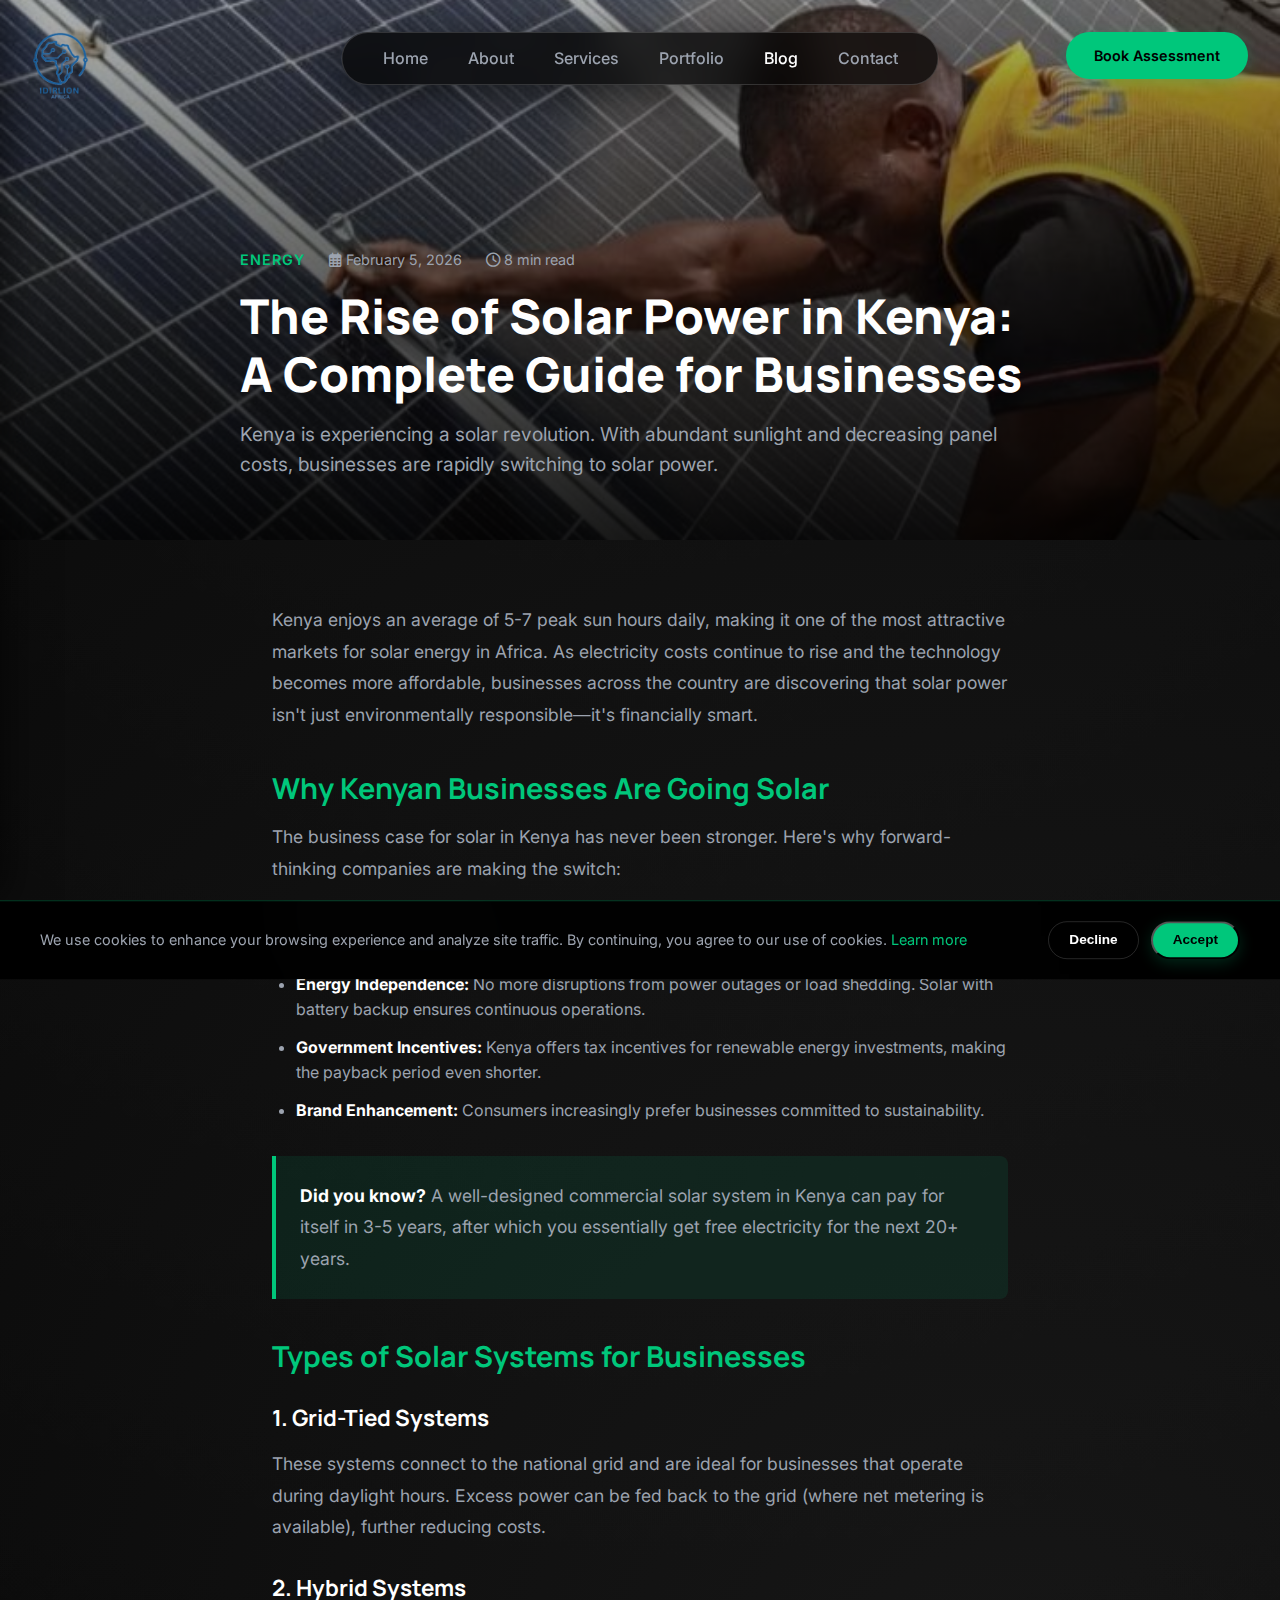
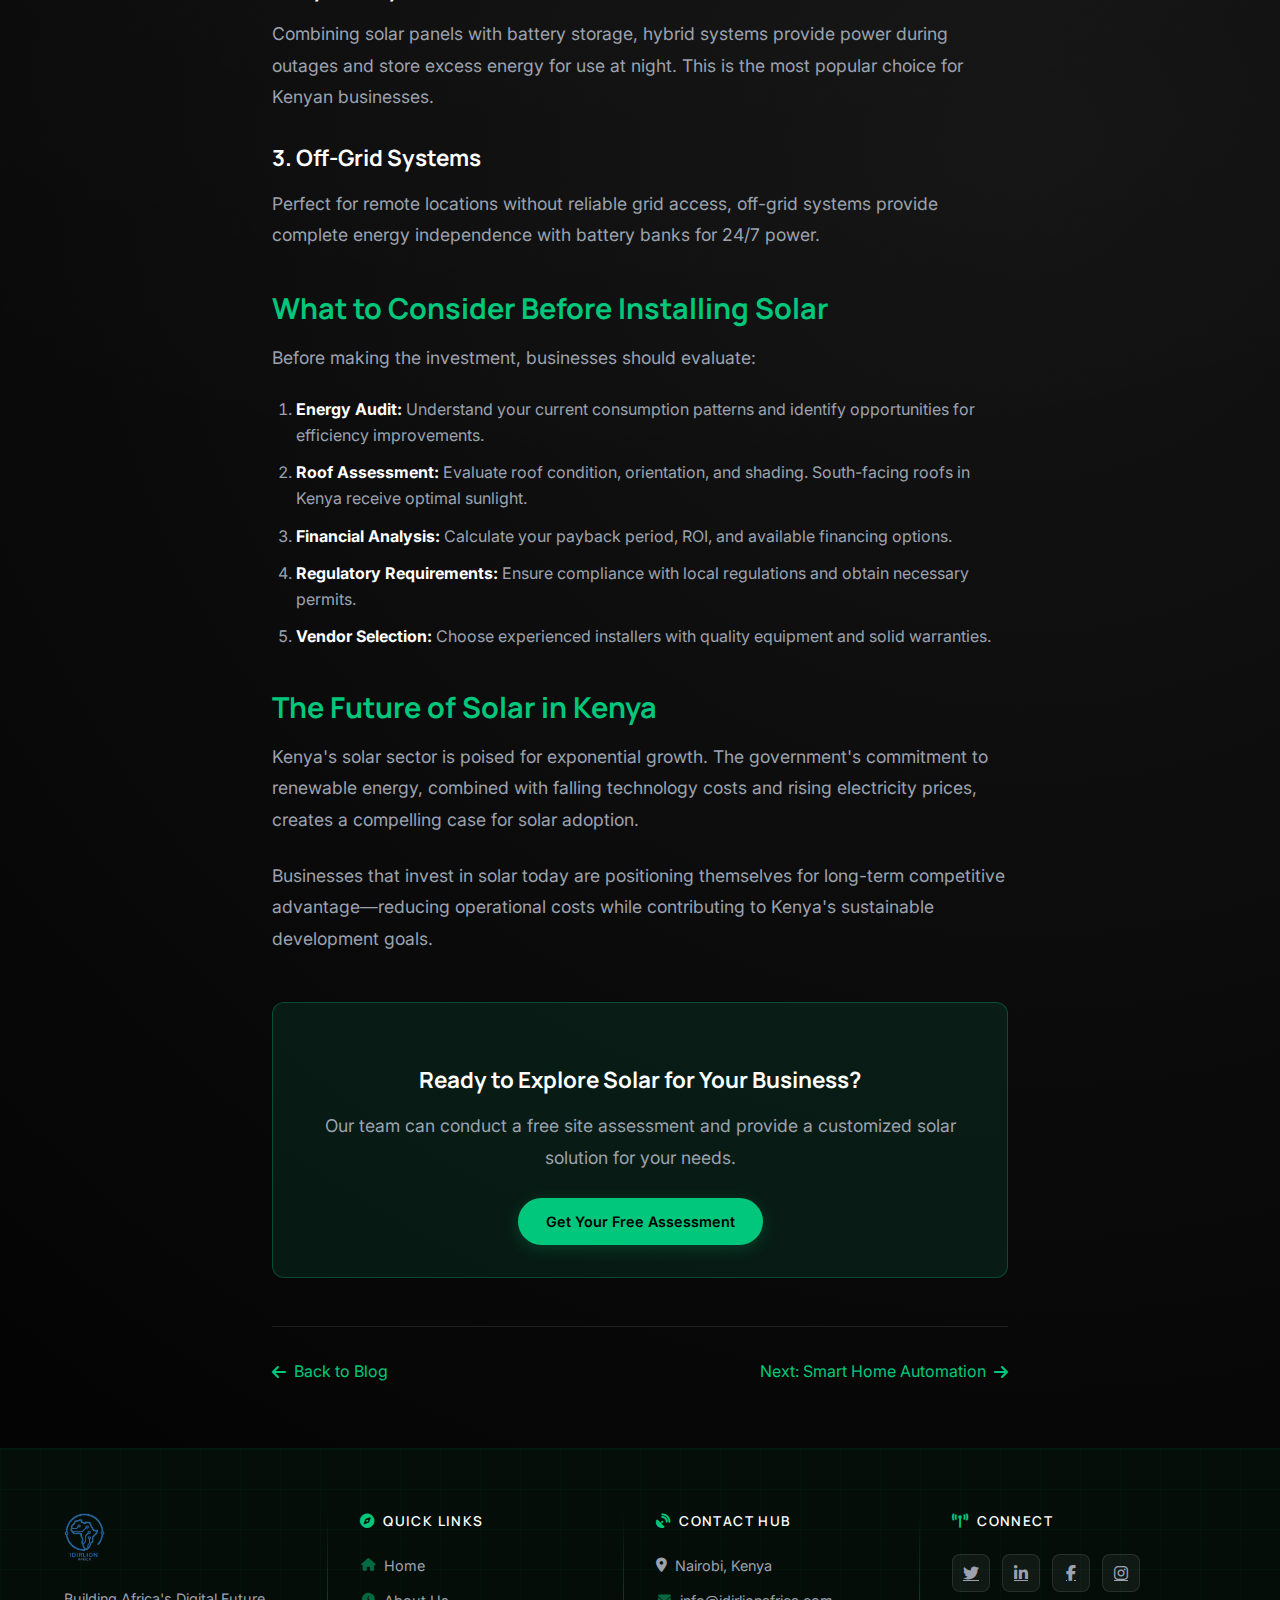
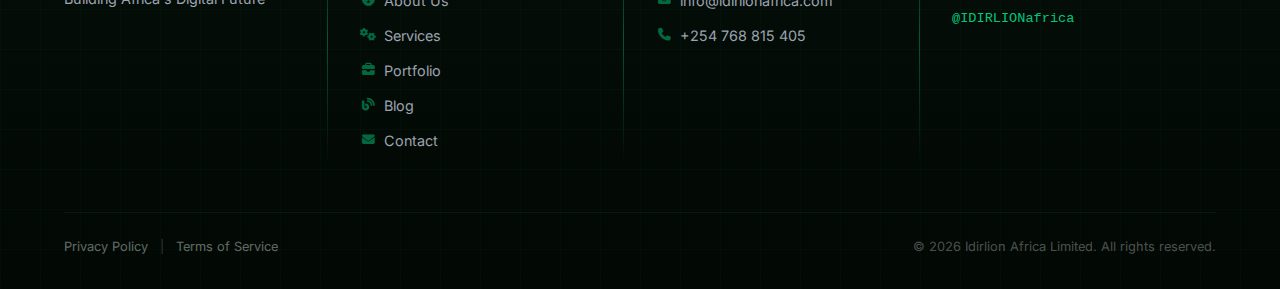
<file: blog/solar-power-kenya.html>
<!DOCTYPE html>
<html lang="en">

<head>
    <meta charset="UTF-8">
    <meta name="viewport" content="width=device-width, initial-scale=1.0">
    <title>The Rise of Solar Power in Kenya | Idirlion Africa Blog</title>

    <!-- SEO Meta Tags -->
    <meta name="description"
        content="Kenya is experiencing a solar revolution. Learn how businesses can benefit from solar power, implementation costs, and what you need to know before making the switch.">
    <meta name="keywords"
        content="solar power Kenya, solar energy business, solar installation Nairobi, renewable energy Africa, commercial solar">
    <meta name="author" content="Idirlion Africa Limited">

    <!-- Canonical URL -->
    <link rel="canonical" href="https://idirlionafrica.com/blog/solar-power-kenya.html">

    <!-- Open Graph Tags -->
    <meta property="og:title" content="The Rise of Solar Power in Kenya | Idirlion Africa">
    <meta property="og:description"
        content="Kenya is experiencing a solar revolution. Learn how businesses can benefit from solar power.">
    <meta property="og:type" content="article">
    <meta property="og:url" content="https://idirlionafrica.com/blog/solar-power-kenya.html">
    <meta property="og:image" content="https://idirlionafrica.com/images/solar.jpg">
    <meta property="article:published_time" content="2026-02-05">
    <meta property="article:author" content="Idirlion Africa">

    <!-- Twitter Card Tags -->
    <meta name="twitter:card" content="summary_large_image">
    <meta name="twitter:site" content="@IDIRLIONafrica">
    <meta name="twitter:title" content="The Rise of Solar Power in Kenya">
    <meta name="twitter:description"
        content="Kenya is experiencing a solar revolution. Learn how businesses can benefit.">
    <meta name="twitter:image" content="https://idirlionafrica.com/images/solar.jpg">

    <!-- Favicon -->
    <link rel="icon" type="image/png" href="../images/logo.png">
    <link rel="apple-touch-icon" href="../images/logo.png">

    <!-- Preconnect -->
    <link rel="preconnect" href="https://cdnjs.cloudflare.com">
    <link rel="dns-prefetch" href="https://cdnjs.cloudflare.com">

    <!-- Schema.org JSON-LD -->
    <script type="application/ld+json">
    {
        "@context": "https://schema.org",
        "@type": "Article",
        "headline": "The Rise of Solar Power in Kenya: A Complete Guide for Businesses",
        "image": "https://idirlionafrica.com/images/solar.jpg",
        "author": {
            "@type": "Organization",
            "name": "Idirlion Africa Limited"
        },
        "publisher": {
            "@type": "Organization",
            "name": "Idirlion Africa Limited",
            "logo": {
                "@type": "ImageObject",
                "url": "https://idirlionafrica.com/images/logo.png"
            }
        },
        "datePublished": "2026-02-05",
        "dateModified": "2026-02-05"
    }
    </script>

    <link rel="stylesheet" href="../css/styles.css">
    <link rel="stylesheet" href="https://cdnjs.cloudflare.com/ajax/libs/font-awesome/6.5.1/css/all.min.css">

    <style>
        .article-hero {
            position: relative;
            min-height: 60vh;
            display: flex;
            align-items: flex-end;
            padding: 120px 0 60px;
            background: linear-gradient(to bottom, rgba(0, 0, 0, 0.3), rgba(0, 0, 0, 0.9)), url('../images/solar.jpg');
            background-size: cover;
            background-position: center;
        }

        .article-header {
            max-width: 800px;
        }

        .article-meta {
            display: flex;
            gap: 1.5rem;
            margin-bottom: 1rem;
            font-size: 0.9rem;
        }

        .article-category {
            color: var(--accent-green);
            text-transform: uppercase;
            letter-spacing: 1px;
            font-weight: 600;
        }

        .article-date {
            color: var(--text-secondary);
        }

        .article-title {
            font-size: clamp(2rem, 5vw, 3rem);
            font-weight: 800;
            color: #fff;
            line-height: 1.2;
            margin-bottom: 1rem;
        }

        .article-excerpt {
            font-size: 1.2rem;
            color: var(--text-secondary);
            line-height: 1.6;
        }

        /* Article Content */
        .article-content {
            max-width: 800px;
            margin: 0 auto;
            padding: 4rem 2rem;
        }

        .article-content h2 {
            color: var(--accent-green);
            font-size: 1.8rem;
            margin: 2.5rem 0 1rem;
        }

        .article-content h3 {
            color: #fff;
            font-size: 1.4rem;
            margin: 2rem 0 1rem;
        }

        .article-content p {
            color: var(--text-secondary);
            font-size: 1.1rem;
            line-height: 1.8;
            margin-bottom: 1.5rem;
        }

        .article-content ul,
        .article-content ol {
            color: var(--text-secondary);
            padding-left: 1.5rem;
            margin-bottom: 1.5rem;
        }

        .article-content li {
            margin-bottom: 0.75rem;
            line-height: 1.6;
        }

        .article-content strong {
            color: #fff;
        }

        .highlight-box {
            background: rgba(0, 199, 123, 0.1);
            border-left: 4px solid var(--accent-green);
            padding: 1.5rem;
            margin: 2rem 0;
            border-radius: 0 8px 8px 0;
        }

        .highlight-box p {
            margin-bottom: 0;
        }

        /* CTA Section */
        .article-cta {
            background: rgba(0, 199, 123, 0.1);
            border: 1px solid rgba(0, 199, 123, 0.3);
            border-radius: 12px;
            padding: 2rem;
            text-align: center;
            margin: 3rem 0;
        }

        .article-cta h3 {
            color: #fff;
            margin-bottom: 1rem;
        }

        .article-cta p {
            color: var(--text-secondary);
            margin-bottom: 1.5rem;
        }

        /* Navigation */
        .article-nav {
            display: flex;
            justify-content: space-between;
            padding-top: 2rem;
            border-top: 1px solid rgba(255, 255, 255, 0.1);
            margin-top: 3rem;
        }

        .article-nav a {
            color: var(--accent-green);
            text-decoration: none;
            display: flex;
            align-items: center;
            gap: 0.5rem;
            transition: all 0.3s ease;
        }

        .article-nav a:hover {
            gap: 1rem;
        }

        /* Footer Styles */
        .control-footer {
            background: linear-gradient(180deg, rgba(5, 15, 10, 0.98) 0%, rgba(2, 8, 4, 0.99) 100%);
            padding: 4rem 0 2rem;
            position: relative;
            border-top: 1px solid rgba(0, 199, 123, 0.1);
        }

        .control-grid-bg {
            position: absolute;
            inset: 0;
            background-image:
                linear-gradient(rgba(0, 199, 123, 0.03) 1px, transparent 1px),
                linear-gradient(90deg, rgba(0, 199, 123, 0.03) 1px, transparent 1px);
            background-size: 40px 40px;
            pointer-events: none;
        }

        .control-grid {
            display: grid;
            grid-template-columns: repeat(4, 1fr);
            gap: 2rem;
            position: relative;
        }

        .control-col {
            position: relative;
            padding-right: 2rem;
        }

        .control-col:not(:last-child)::after {
            content: '';
            position: absolute;
            right: 0;
            top: 0;
            height: 100%;
            width: 1px;
            background: linear-gradient(180deg, transparent, rgba(0, 199, 123, 0.4), transparent);
        }

        .control-logo img {
            margin-bottom: 1rem;
            transition: filter 0.3s ease;
        }

        .control-logo:hover img {
            filter: brightness(1.2);
        }

        .control-tagline {
            color: var(--text-secondary);
            font-size: 0.9rem;
            margin-bottom: 1.5rem;
        }

        .control-heading {
            color: #fff;
            font-size: 0.85rem;
            font-weight: 600;
            text-transform: uppercase;
            letter-spacing: 0.1em;
            margin-bottom: 1.5rem;
            display: flex;
            align-items: center;
            gap: 0.5rem;
        }

        .control-heading i {
            color: var(--accent-green);
            font-size: 0.9rem;
        }

        .control-links {
            list-style: none;
            padding: 0;
            margin: 0;
        }

        .control-links li {
            margin-bottom: 0.75rem;
        }

        .control-links a,
        .control-links li {
            color: var(--text-secondary);
            text-decoration: none;
            font-size: 0.9rem;
            display: flex;
            align-items: center;
            gap: 0.5rem;
            transition: all 0.3s ease;
        }

        .control-links a i {
            color: rgba(0, 199, 123, 0.5);
            font-size: 0.8rem;
            width: 16px;
            text-align: center;
        }

        .control-links a:hover {
            color: #fff;
            transform: translateX(5px);
        }

        .control-links a:hover i {
            color: var(--accent-green);
        }

        .control-social {
            display: flex;
            gap: 0.75rem;
            margin-bottom: 1rem;
        }

        .control-social a {
            display: flex;
            align-items: center;
            justify-content: center;
            width: 38px;
            height: 38px;
            border-radius: 8px;
            background: rgba(255, 255, 255, 0.05);
            border: 1px solid rgba(255, 255, 255, 0.1);
            color: var(--text-secondary);
            font-size: 1rem;
            transition: all 0.3s ease;
        }

        .control-social a:hover {
            background: var(--accent-green);
            border-color: var(--accent-green);
            color: #000;
            transform: translateY(-3px);
            box-shadow: 0 5px 15px rgba(0, 199, 123, 0.3);
        }

        .control-handle {
            color: var(--accent-green);
            font-size: 0.85rem;
            font-family: 'Courier New', monospace;
        }

        .control-bottom {
            display: flex;
            justify-content: space-between;
            align-items: center;
            margin-top: 3rem;
            padding-top: 1.5rem;
            border-top: 1px solid rgba(255, 255, 255, 0.05);
        }

        .control-bottom p {
            color: rgba(255, 255, 255, 0.3);
            font-size: 0.8rem;
            margin: 0;
        }

        @media (max-width: 1024px) {
            .control-grid {
                grid-template-columns: repeat(3, 1fr);
            }

            .control-col:nth-child(3)::after {
                display: none;
            }
        }

        @media (max-width: 768px) {
            .control-grid {
                grid-template-columns: repeat(2, 1fr);
            }

            .control-col::after {
                display: none;
            }

            .control-col {
                padding-right: 0;
            }
        }

        @media (max-width: 480px) {
            .control-grid {
                grid-template-columns: 1fr;
            }
        }

        .control-bottom p {
            color: rgba(255, 255, 255, 0.3);
            font-size: 0.8rem;
            margin: 0;
        }

        .control-legal {
            display: flex;
            align-items: center;
            gap: 0.75rem;
        }

        .control-legal a {
            color: rgba(255, 255, 255, 0.4);
            text-decoration: none;
            font-size: 0.8rem;
            transition: color 0.3s ease;
        }

        .control-legal a:hover {
            color: var(--accent-green);
        }

        .control-legal .separator {
            color: rgba(255, 255, 255, 0.2);
            font-size: 0.8rem;
        }
    </style>
</head>

<body>
    <!-- Page Loader -->
    <div class="page-loader">
        <div class="loader-content">
            <div class="loader-spinner"></div>
        </div>
    </div>

    <!-- Fixed Elements -->
    <a href="../index.html" class="fixed-logo">
        <img src="../images/logo.png" alt="Idirlion" style="height: 70px; width: auto;">
    </a>
    <a href="../contact.html" class="fixed-cta btn btn-primary">Book Assessment</a>

    <!-- Hamburger Menu Button (Mobile) -->
    <button class="hamburger" id="hamburger" aria-label="Toggle navigation menu">
        <span></span>
        <span></span>
        <span></span>
    </button>

    <!-- Mobile Menu Overlay -->
    <div class="mobile-menu-overlay" id="mobileMenu">
        <button class="mobile-menu-close" id="mobileMenuClose" aria-label="Close menu"></button>
        <ul class="mobile-nav-links">
            <li><a href="../index.html">Home</a></li>
            <li><a href="../about.html">About</a></li>
            <li><a href="../services.html">Services</a></li>
            <li><a href="../portfolio.html">Portfolio</a></li>
            <li><a href="../blog.html" class="active">Blog</a></li>
            <li><a href="../contact.html">Contact</a></li>
        </ul>
        <a href="../contact.html" class="btn btn-primary mobile-cta">Book Assessment</a>
    </div>
    <div class="mobile-menu-backdrop" id="mobileBackdrop"></div>

    <!-- Floating Navbar -->
    <nav class="navbar">
        <div class="nav-links">
            <a href="../index.html">Home</a>
            <a href="../about.html">About</a>
            <a href="../services.html">Services</a>
            <a href="../portfolio.html">Portfolio</a>
            <a href="../blog.html" class="active">Blog</a>
            <a href="../contact.html">Contact</a>
        </div>
    </nav>

    <main>
        <!-- Article Hero -->
        <section class="article-hero">
            <div class="container">
                <div class="article-header">
                    <div class="article-meta">
                        <span class="article-category">Energy</span>
                        <span class="article-date"><i class="far fa-calendar-alt"></i> February 5, 2026</span>
                        <span class="article-date"><i class="far fa-clock"></i> 8 min read</span>
                    </div>
                    <h1 class="article-title">The Rise of Solar Power in Kenya: A Complete Guide for Businesses</h1>
                    <p class="article-excerpt">Kenya is experiencing a solar revolution. With abundant sunlight and
                        decreasing panel costs, businesses are rapidly switching to solar power.</p>
                </div>
            </div>
        </section>

        <!-- Article Content -->
        <article class="article-content">
            <p>Kenya enjoys an average of 5-7 peak sun hours daily, making it one of the most attractive markets for
                solar energy in Africa. As electricity costs continue to rise and the technology becomes more
                affordable, businesses across the country are discovering that solar power isn't just environmentally
                responsible—it's financially smart.</p>

            <h2>Why Kenyan Businesses Are Going Solar</h2>

            <p>The business case for solar in Kenya has never been stronger. Here's why forward-thinking companies are
                making the switch:</p>

            <ul>
                <li><strong>Significant Cost Savings:</strong> Commercial electricity rates in Kenya have increased
                    substantially over the past decade. Solar can reduce your electricity bills by 50-80%.</li>
                <li><strong>Energy Independence:</strong> No more disruptions from power outages or load shedding. Solar
                    with battery backup ensures continuous operations.</li>
                <li><strong>Government Incentives:</strong> Kenya offers tax incentives for renewable energy
                    investments, making the payback period even shorter.</li>
                <li><strong>Brand Enhancement:</strong> Consumers increasingly prefer businesses committed to
                    sustainability.</li>
            </ul>

            <div class="highlight-box">
                <p><strong>Did you know?</strong> A well-designed commercial solar system in Kenya can pay for itself in
                    3-5 years, after which you essentially get free electricity for the next 20+ years.</p>
            </div>

            <h2>Types of Solar Systems for Businesses</h2>

            <h3>1. Grid-Tied Systems</h3>
            <p>These systems connect to the national grid and are ideal for businesses that operate during daylight
                hours. Excess power can be fed back to the grid (where net metering is available), further reducing
                costs.</p>

            <h3>2. Hybrid Systems</h3>
            <p>Combining solar panels with battery storage, hybrid systems provide power during outages and store excess
                energy for use at night. This is the most popular choice for Kenyan businesses.</p>

            <h3>3. Off-Grid Systems</h3>
            <p>Perfect for remote locations without reliable grid access, off-grid systems provide complete energy
                independence with battery banks for 24/7 power.</p>

            <h2>What to Consider Before Installing Solar</h2>

            <p>Before making the investment, businesses should evaluate:</p>

            <ol>
                <li><strong>Energy Audit:</strong> Understand your current consumption patterns and identify
                    opportunities for efficiency improvements.</li>
                <li><strong>Roof Assessment:</strong> Evaluate roof condition, orientation, and shading. South-facing
                    roofs in Kenya receive optimal sunlight.</li>
                <li><strong>Financial Analysis:</strong> Calculate your payback period, ROI, and available financing
                    options.</li>
                <li><strong>Regulatory Requirements:</strong> Ensure compliance with local regulations and obtain
                    necessary permits.</li>
                <li><strong>Vendor Selection:</strong> Choose experienced installers with quality equipment and solid
                    warranties.</li>
            </ol>

            <h2>The Future of Solar in Kenya</h2>

            <p>Kenya's solar sector is poised for exponential growth. The government's commitment to renewable energy,
                combined with falling technology costs and rising electricity prices, creates a compelling case for
                solar adoption.</p>

            <p>Businesses that invest in solar today are positioning themselves for long-term competitive
                advantage—reducing operational costs while contributing to Kenya's sustainable development goals.</p>

            <div class="article-cta">
                <h3>Ready to Explore Solar for Your Business?</h3>
                <p>Our team can conduct a free site assessment and provide a customized solar solution for your needs.
                </p>
                <a href="../contact.html" class="btn btn-primary">Get Your Free Assessment</a>
            </div>

            <div class="article-nav">
                <a href="../blog.html"><i class="fas fa-arrow-left"></i> Back to Blog</a>
                <a href="smart-home-automation.html">Next: Smart Home Automation <i class="fas fa-arrow-right"></i></a>
            </div>
        </article>
    </main>


    <!-- Control Panel Footer -->
    <footer class="control-footer">
        <div class="control-grid-bg"></div>
        <div class="container">
            <div class="control-grid">
                <div class="control-col">
                    <a href="../index.html" class="control-logo"><img src="../images/logo.png" alt="Idirlion Africa"
                            style="height: 50px; width: auto;"></a>
                    <p class="control-tagline">Building Africa's Digital Future</p>

                </div>
                <div class="control-col">
                    <h4 class="control-heading"><i class="fas fa-compass"></i> Quick Links</h4>
                    <ul class="control-links">
                        <li><a href="../index.html"><i class="fas fa-home"></i> Home</a></li>
                        <li><a href="../about.html"><i class="fas fa-info-circle"></i> About Us</a></li>
                        <li><a href="../services.html"><i class="fas fa-cogs"></i> Services</a></li>
                        <li><a href="../portfolio.html"><i class="fas fa-briefcase"></i> Portfolio</a></li>
                        <li><a href="../blog.html"><i class="fas fa-blog"></i> Blog</a></li>
                        <li><a href="../contact.html"><i class="fas fa-envelope"></i> Contact</a></li>
                    </ul>
                </div>

                <div class="control-col">
                    <h4 class="control-heading"><i class="fas fa-satellite-dish"></i> Contact Hub</h4>
                    <ul class="control-links contact-info">
                        <li><i class="fas fa-map-marker-alt"></i> Nairobi, Kenya</li>
                        <li><a href="mailto:info@idirlionafrica.com"><i class="fas fa-envelope"></i>
                                info@idirlionafrica.com</a></li>
                        <li><a href="tel:+254768815405"><i class="fas fa-phone"></i> +254 768 815 405</a></li>
                    </ul>
                </div>
                <div class="control-col">
                    <h4 class="control-heading"><i class="fas fa-broadcast-tower"></i> Connect</h4>
                    <div class="control-social">
                        <a href="#"><i class="fab fa-twitter"></i></a>
                        <a href="#"><i class="fab fa-linkedin-in"></i></a>
                        <a href="#"><i class="fab fa-facebook-f"></i></a>
                        <a href="#"><i class="fab fa-instagram"></i></a>
                    </div>
                    <p class="control-handle">@IDIRLIONafrica</p>
                </div>
            </div>
            <div class="control-bottom">
                <div class="control-legal">
                    <a href="../privacy-policy.html">Privacy Policy</a>
                    <span class="separator">|</span>
                    <a href="../terms-of-service.html">Terms of Service</a>
                </div>
                <p>© 2026 Idirlion Africa Limited. All rights reserved.</p>
            </div>
        </div>
    </footer>

    <script src="../js/main.js"></script>
    <script>
        const hamburger = document.getElementById('hamburger');
        const mobileMenu = document.getElementById('mobileMenu');
        const backdrop = document.getElementById('mobileBackdrop');
        const closeBtn = document.getElementById('mobileMenuClose');

        function openMenu() {
            hamburger.classList.add('active');
            mobileMenu.classList.add('active');
            backdrop.classList.add('active');
            document.body.style.overflow = 'hidden';
        }

        function closeMenu() {
            hamburger.classList.remove('active');
            mobileMenu.classList.remove('active');
            backdrop.classList.remove('active');
            document.body.style.overflow = '';
        }

        hamburger.addEventListener('click', function () {
            if (mobileMenu.classList.contains('active')) {
                closeMenu();
            } else {
                openMenu();
            }
        });

        closeBtn.addEventListener('click', closeMenu);
        backdrop.addEventListener('click', closeMenu);
        mobileMenu.querySelectorAll('a').forEach(link => {
            link.addEventListener('click', closeMenu);
        });
    </script>

    <!-- Cookie Consent Banner -->
    <div class="cookie-consent" id="cookieConsent">
        <div class="cookie-consent-inner">
            <div class="cookie-consent-text">
                <p>We use cookies to enhance your browsing experience and analyze site traffic. By continuing, you agree
                    to our use of cookies. <a href="../privacy-policy.html">Learn more</a></p>
            </div>
            <div class="cookie-consent-buttons">
                <button class="btn btn-outline" id="cookieDecline">Decline</button>
                <button class="btn btn-primary" id="cookieAccept">Accept</button>
            </div>
        </div>
    </div>
</body>

</html>
</file>
<file: css/styles.css>
/* IDIRLION AFRICA - Modern Tech Infrastructure Theme (2026) */
@import url('https://fonts.googleapis.com/css2?family=Manrope:wght@300;400;500;600;700;800&family=Inter:wght@300;400;500;600&display=swap');

:root {
    /* Color Palette - Black & Gray Edition */
    --bg-body: #000000;
    /* Pure Black */
    --bg-surface: #111111;
    /* Off-Black */
    --text-primary: #FFFFFF;
    --text-secondary: #9CA3AF;
    /* Gray-400 */
    --accent-green: #00C77B;
    /* Energy Green (Preserved Accent) */

    /* Connectivity Lines for About Grid */
    .icon-connector {
        position: relative;
    }

    .icon-connector::after {
        content: '';
        position: absolute;
        top: 32px;
        /* Center of 64px icon */
        right: -50%;
        width: 100%;
        height: 2px;
        background: linear-gradient(90deg, var(--accent-green) 0%, rgba(255, 255, 255, 0.1) 100%);
        z-index: -1;
        opacity: 0.3;
    }

    .icon-connector:last-child::after {
        display: none;
    }

    @media (max-width: 768px) {
        .icon-connector::after {
            display: none;
            /* Hide on mobile stacks */
        }
    }

    /* Glassmorphism Variables */
    --glass-bg: rgba(255, 255, 255, 0.05);
    /* Slight white tint for visibility on black */
    --glass-border: rgba(255, 255, 255, 0.15);
    /* Stronger border for contrast */
    --glass-blur: blur(16px);
    --glass-shadow: 0 8px 32px rgba(0, 0, 0, 0.8);

    /* Spacing & Layout */
    --container-width: 1200px;
    --space-md: 2rem;
    --space-lg: 4rem;
    --radius-lg: 16px;

    /* Typography */
    --font-display: 'Manrope',
    sans-serif;
    --font-body: 'Inter',
    sans-serif;
}

*,
*::before,
*::after {
    box-sizing: border-box;
    margin: 0;
    padding: 0;
}

html {
    background-color: #000000;
}

body {
    background-color: var(--bg-body);
    /* Monochrome Gradients */
    background-image:
        radial-gradient(circle at 50% 0%, rgba(255, 255, 255, 0.05) 0%, transparent 60%),
        radial-gradient(circle at 80% 50%, rgba(20, 20, 20, 1) 0%, rgba(0, 0, 0, 1) 100%);
    color: var(--text-primary);
    font-family: var(--font-body);
    line-height: 1.6;
    overflow-x: hidden;
    min-height: 100vh;
}

/* Typography Overrides */
h1,
h2,
h3,
h4,
h5,
h6 {
    font-family: var(--font-display);
    color: var(--text-primary);
    line-height: 1.2;
}

.display-text {
    font-size: clamp(2.5rem, 5vw, 4.5rem);
    font-weight: 800;
    letter-spacing: -0.02em;
    background: linear-gradient(180deg, #FFFFFF 0%, #666666 100%);
    -webkit-background-clip: text;
    background-clip: text;
    -webkit-text-fill-color: transparent;
}

.subtext {
    font-size: 1.125rem;
    color: var(--text-secondary);
    max-width: 600px;
    margin: 0 auto;
}

/* Glass Components */
.glass-panel {
    background: var(--glass-bg);
    backdrop-filter: var(--glass-blur);
    -webkit-backdrop-filter: var(--glass-blur);
    border: 1px solid var(--glass-border);
    border-radius: var(--radius-lg);
    box-shadow: var(--glass-shadow);
    transition: transform 0.3s ease, border-color 0.3s ease;
}

.glass-panel:hover {
    border-color: rgba(255, 255, 255, 0.4);
    /* White glow on hover */
    transform: translateY(-5px);
}

/* --- Header Extremities (Scrolls away) --- */

.fixed-logo {
    position: absolute;
    top: 2rem;
    left: 2rem;
    z-index: 1001;
    font-family: var(--font-display);
    font-size: 1.5rem;
    font-weight: 800;
    color: var(--text-primary);
    text-decoration: none;
    display: flex;
    align-items: center;
    gap: 0.5rem;
}

.fixed-logo span {
    color: var(--accent-green);
}

.fixed-cta {
    position: absolute;
    top: 2rem;
    right: 2rem;
    z-index: 1001;
}

/* Floating Navbar (Links Only) */
.navbar {
    position: fixed;
    top: 2rem;
    left: 50%;
    transform: translateX(-50%);
    z-index: 1000;
    padding: 0.8rem 2.5rem;
    background: rgba(0, 0, 0, 0.7);
    backdrop-filter: blur(20px);
    -webkit-backdrop-filter: blur(20px);
    border: 1px solid var(--glass-border);
    border-radius: 99px;
    box-shadow: 0 10px 40px rgba(0, 0, 0, 0.5);
    display: flex;
    justify-content: center;
    align-items: center;
}

.nav-links {
    display: flex;
    gap: 2.5rem;
    /* Larger gap since it's just links now */
    align-items: center;
    margin: 0;
    padding: 0;
}

.nav-links a {
    color: var(--text-secondary);
    text-decoration: none;
    font-weight: 500;
    transition: color 0.3s ease;
    font-size: 1rem;
    white-space: nowrap;
}

.nav-links a:hover,
.nav-links a.active {
    color: var(--text-primary);
}

/* Buttons */
.btn {
    display: inline-flex;
    align-items: center;
    justify-content: center;
    padding: 0.75rem 1.75rem;
    border-radius: 99px;
    font-weight: 600;
    text-decoration: none;
    transition: all 0.3s ease;
    cursor: pointer;
    font-size: 0.9rem;
    white-space: nowrap;
}

.btn-primary {
    background: var(--accent-green);
    color: #000000;
    box-shadow: 0 4px 15px rgba(0, 199, 123, 0.2);
}

.btn-primary:hover {
    transform: translateY(-2px);
    box-shadow: 0 8px 25px rgba(0, 199, 123, 0.3);
    background: #00E08A;
}

.btn-outline {
    background: transparent;
    border: 1px solid var(--glass-border);
    color: var(--text-primary);
}

.btn-outline:hover {
    background: rgba(255, 255, 255, 0.1);
    border-color: var(--text-primary);
}

/* Layout Utilities */
.container {
    max-width: var(--container-width);
    margin: 0 auto;
    padding: 0 1.5rem;
}

.section {
    padding: var(--space-lg) 0;
}

.text-center {
    text-align: center;
}

.mb-4 {
    margin-bottom: 1rem;
}

.mb-8 {
    margin-bottom: 2rem;
}

/* Bento Grid */
.bento-grid {
    display: grid;
    grid-template-columns: repeat(4, 1fr);
    grid-template-rows: repeat(2, 300px);
    gap: 1.5rem;
}

.bento-item {
    position: relative;
    padding: 2rem;
    display: flex;
    flex-direction: column;
    justify-content: flex-end;
    overflow: hidden;
    /* Image Background Support */
    background-size: cover;
    background-position: center;
    transition: transform 0.3s ease;
}

/* Dark overlay for readability */
.bento-item::before {
    content: '';
    position: absolute;
    top: 0;
    left: 0;
    right: 0;
    bottom: 0;
    background: linear-gradient(180deg, rgba(0, 0, 0, 0.3) 0%, rgba(0, 0, 0, 0.9) 100%);
    z-index: 0;
    transition: opacity 0.3s ease;
}

.bento-item:hover::before {
    background: linear-gradient(180deg, rgba(0, 0, 0, 0.1) 0%, rgba(0, 0, 0, 0.8) 100%);
}

.bento-item>* {
    position: relative;
    z-index: 1;
}

.bento-large {
    grid-column: span 2;
    grid-row: span 2;
}

.bento-tall {
    grid-row: span 2;
}

.bento-wide {
    grid-column: span 2;
}

.bento-icon {
    width: 48px;
    height: 48px;
    background: rgba(255, 255, 255, 0.1);
    border-radius: 12px;
    display: flex;
    align-items: center;
    justify-content: center;
    margin-bottom: 1rem;
    color: var(--accent-green);
    font-size: 1.5rem;
}

/* Animations */
.reveal {
    opacity: 0;
    transform: translateY(30px);
    transition: all 0.8s cubic-bezier(0.5, 0, 0, 1);
}

.reveal.active {
    opacity: 1;
    transform: translateY(0);
}

.pulse-dot {
    display: inline-block;
    width: 8px;
    height: 8px;
    background-color: var(--accent-green);
    border-radius: 50%;
    margin-right: 0.5rem;
    box-shadow: 0 0 0 rgba(0, 199, 123, 0.7);
    animation: pulse 2s infinite;
}

@keyframes pulse {
    0% {
        box-shadow: 0 0 0 0 rgba(0, 199, 123, 0.7);
    }

    70% {
        box-shadow: 0 0 0 10px rgba(0, 199, 123, 0);
    }

    100% {
        box-shadow: 0 0 0 0 rgba(0, 199, 123, 0);
    }
}

/* Hero Section */
.hero {
    padding-top: 180px;
    padding-bottom: 100px;
    position: relative;
    min-height: 90vh;
    display: flex;
    flex-direction: column;
    align-items: center;
}

.hero-glow {
    position: absolute;
    top: 50%;
    left: 50%;
    transform: translate(-50%, -50%);
    width: 600px;
    height: 600px;
    /* Neutral White Glow for Black/Gray Theme */
    background: radial-gradient(circle, rgba(255, 255, 255, 0.08) 0%, transparent 70%);
    filter: blur(60px);
    z-index: -1;
    pointer-events: none;
}

/* Footer Glass */
.footer-glass {
    margin-top: 0;
    padding: 4rem 0;
    background: linear-gradient(180deg, rgba(255, 255, 255, 0.02) 0%, rgba(0, 0, 0, 0.8) 100%);
    backdrop-filter: blur(16px);
    -webkit-backdrop-filter: blur(16px);
    border-top: 1px solid var(--glass-border);
    position: relative;
}

.footer-glass::before {
    content: '';
    position: absolute;
    top: 0;
    left: 0;
    width: 100%;
    height: 1px;
    background: linear-gradient(90deg, transparent, var(--accent-green), transparent);
    opacity: 0.3;
}

/* Form Styles */
.form-input,
.form-select,
.form-textarea {
    width: 100%;
    padding: 1rem;
    background: rgba(0, 0, 0, 0.5);
    /* Darker input bg */
    border: 1px solid var(--glass-border);
    border-radius: 12px;
    color: var(--text-primary);
    font-family: var(--font-body);
    margin-bottom: 1rem;
    transition: border-color 0.3s ease;
}

.form-input:focus {
    outline: none;
    border-color: var(--accent-green);
}

/* Mobile Responsive */
@media (max-width: 1024px) {
    .bento-grid {
        grid-template-columns: repeat(2, 1fr);
        grid-template-rows: auto;
    }

    .bento-large {
        grid-column: span 2;
        grid-row: auto;
        height: 300px;
    }

    .bento-tall {
        grid-row: auto;
        height: 300px;
    }

    .bento-wide {
        grid-column: span 2;
    }

    .nav-links {
        display: none;
    }

    .display-text {
        font-size: 2.5rem;
    }

    /* Mobile Nav: Hide Extremities, Show simplified centered nav */
    .fixed-logo,
    .fixed-cta {
        position: absolute;
        /* Let them flow or be managed by mobile menu */
        display: none;
        /* Hide for now, simpler mobile view */
    }
}

@media (max-width: 600px) {
    .bento-grid {
        grid-template-columns: 1fr;
    }

    .bento-large,
    .bento-wide {
        grid-column: span 1;
    }

    .nav-container {
        padding: 0 1rem;
    }
}

/* Marquee Animation (Left to Right) */
@keyframes scroll-belt {
    0% {
        transform: translateX(-50%);
    }

    100% {
        transform: translateX(0);
    }
}

.marquee-track {
    animation: scroll-belt 60s linear infinite;
    /* 60s for smooth slow rotation */
}

.marquee-container:hover .marquee-track {
    animation-play-state: paused;
}

/* ========================================
   MOBILE MENU (Hamburger - Side Drawer)
   ======================================== */

/* Hamburger Icon - Positioned on LEFT */
.hamburger {
    display: none;
    flex-direction: column;
    justify-content: space-between;
    width: 28px;
    height: 20px;
    cursor: pointer;
    z-index: 1100;
    background: none;
    border: none;
    padding: 0;
}

.hamburger span {
    display: block;
    width: 100%;
    height: 3px;
    background-color: var(--text-primary);
    border-radius: 3px;
    transition: all 0.3s ease;
}

/* Hamburger Animation (Open State) */
.hamburger.active span:nth-child(1) {
    transform: translateY(8.5px) rotate(45deg);
}

.hamburger.active span:nth-child(2) {
    opacity: 0;
}

.hamburger.active span:nth-child(3) {
    transform: translateY(-8.5px) rotate(-45deg);
}

/* Mobile Menu - Side Drawer from Left */
.mobile-menu-overlay {
    position: fixed;
    top: 0;
    left: 0;
    width: 280px;
    max-width: 80vw;
    height: 100%;
    background: linear-gradient(180deg, rgba(8, 12, 10, 0.98) 0%, rgba(5, 8, 6, 0.99) 100%);
    backdrop-filter: blur(20px);
    -webkit-backdrop-filter: blur(20px);
    border-right: 1px solid rgba(0, 199, 123, 0.15);
    z-index: 1050;
    display: flex;
    flex-direction: column;
    padding: 0;
    transform: translateX(-100%);
    transition: transform 0.35s cubic-bezier(0.4, 0, 0.2, 1);
    box-shadow: 5px 0 40px rgba(0, 0, 0, 0.6);
}

.mobile-menu-overlay.active {
    transform: translateX(0);
}

/* Close button inside drawer */
.mobile-menu-close {
    position: absolute;
    top: 1.5rem;
    right: 1.5rem;
    width: 32px;
    height: 32px;
    background: none;
    border: none;
    cursor: pointer;
    display: flex;
    align-items: center;
    justify-content: center;
    z-index: 10;
}

.mobile-menu-close::before,
.mobile-menu-close::after {
    content: '';
    position: absolute;
    width: 20px;
    height: 2px;
    background-color: var(--text-secondary);
    transition: background-color 0.3s ease;
}

.mobile-menu-close::before {
    transform: rotate(45deg);
}

.mobile-menu-close::after {
    transform: rotate(-45deg);
}

.mobile-menu-close:hover::before,
.mobile-menu-close:hover::after {
    background-color: var(--accent-green);
}

/* Backdrop overlay when menu is open */
.mobile-menu-backdrop {
    position: fixed;
    top: 0;
    left: 0;
    width: 100%;
    height: 100%;
    background: rgba(0, 0, 0, 0.6);
    z-index: 1040;
    opacity: 0;
    visibility: hidden;
    transition: opacity 0.3s ease, visibility 0.3s ease;
}

.mobile-menu-backdrop.active {
    opacity: 1;
    visibility: visible;
}

/* Navigation links container */
.mobile-menu-overlay .mobile-nav-links {
    list-style: none;
    padding: 5rem 2rem 0;
    margin: 0;
    flex: 1;
}

.mobile-menu-overlay .mobile-nav-links li {
    margin: 0;
    opacity: 0;
    transform: translateX(-15px);
    transition: opacity 0.3s ease, transform 0.3s ease;
}

.mobile-menu-overlay.active .mobile-nav-links li {
    opacity: 1;
    transform: translateX(0);
}

/* Staggered animation for links */
.mobile-menu-overlay.active .mobile-nav-links li:nth-child(1) {
    transition-delay: 0.05s;
}

.mobile-menu-overlay.active .mobile-nav-links li:nth-child(2) {
    transition-delay: 0.1s;
}

.mobile-menu-overlay.active .mobile-nav-links li:nth-child(3) {
    transition-delay: 0.15s;
}

.mobile-menu-overlay.active .mobile-nav-links li:nth-child(4) {
    transition-delay: 0.2s;
}

.mobile-menu-overlay.active .mobile-nav-links li:nth-child(5) {
    transition-delay: 0.25s;
}

.mobile-menu-overlay .mobile-nav-links a {
    font-family: var(--font-display);
    font-size: 1.1rem;
    font-weight: 500;
    color: var(--text-secondary);
    text-decoration: none;
    display: block;
    padding: 1rem 0;
    position: relative;
    transition: color 0.25s ease, transform 0.25s ease;
}

.mobile-menu-overlay .mobile-nav-links a::after {
    content: '';
    position: absolute;
    left: 0;
    bottom: 0;
    width: 0;
    height: 1px;
    background: linear-gradient(90deg, var(--accent-green), transparent);
    transition: width 0.3s ease;
}

.mobile-menu-overlay .mobile-nav-links a:hover,
.mobile-menu-overlay .mobile-nav-links a.active {
    color: #fff;
    transform: translateX(8px);
}

.mobile-menu-overlay .mobile-nav-links a.active {
    color: var(--accent-green);
}

.mobile-menu-overlay .mobile-nav-links a:hover::after,
.mobile-menu-overlay .mobile-nav-links a.active::after {
    width: 40px;
}

/* CTA button at bottom */
.mobile-menu-overlay .mobile-cta {
    margin: auto 2rem 2rem;
    text-align: center;
    opacity: 0;
    transform: translateY(10px);
    transition: opacity 0.3s ease 0.3s, transform 0.3s ease 0.3s;
}

.mobile-menu-overlay.active .mobile-cta {
    opacity: 1;
    transform: translateY(0);
}

/* Show hamburger on mobile (LEFT side), hide desktop nav */
@media (max-width: 1024px) {
    .hamburger {
        display: flex;
        position: fixed;
        top: 2rem;
        left: 2rem;
    }

    .navbar {
        display: none;
    }

    .fixed-logo {
        display: flex;
        left: auto;
        right: 2rem;
    }

    .fixed-cta {
        display: none;
    }
}

/* Mobile Spacing Improvements */
@media (max-width: 768px) {
    .hero {
        padding-top: 120px;
        padding-bottom: 60px;
        min-height: 70vh;
    }

    .section {
        padding: 2rem 0;
    }

    .container {
        padding: 0 1rem;
    }

    .display-text {
        font-size: clamp(1.8rem, 6vw, 2.5rem);
    }

    .subtext {
        font-size: 1rem;
    }

    .btn {
        padding: 0.6rem 1.25rem;
        font-size: 0.85rem;
    }

    /* Hero CTA buttons stack on mobile */
    .hero .reveal[style*="display: flex"] {
        flex-direction: column;
        gap: 0.75rem !important;
    }
}

@media (max-width: 480px) {
    .fixed-logo img {
        height: 50px !important;
    }

    .fixed-logo {
        top: 1rem;
        right: 1rem;
    }

    .hamburger {
        top: 1.2rem;
        left: 1rem;
    }

    .display-text {
        font-size: 1.6rem;
    }

    .mobile-menu-overlay {
        width: 260px;
    }
}

/* 6th nav item stagger */
.mobile-menu-overlay.active .mobile-nav-links li:nth-child(6) {
    transition-delay: 0.3s;
}

/* ========================================
   PAGE LOADING ANIMATION
   ======================================== */
.page-loader {
    position: fixed;
    top: 0;
    left: 0;
    width: 100%;
    height: 100%;
    background: #000;
    z-index: 9999;
    display: flex;
    align-items: center;
    justify-content: center;
    transition: opacity 0.5s ease, visibility 0.5s ease;
}

.page-loader.hidden {
    opacity: 0;
    visibility: hidden;
}

.loader-content {
    text-align: center;
}

.loader-spinner {
    width: 50px;
    height: 50px;
    border: 3px solid rgba(0, 199, 123, 0.2);
    border-top-color: var(--accent-green);
    border-radius: 50%;
    animation: spin 1s linear infinite;
}

@keyframes spin {
    to {
        transform: rotate(360deg);
    }
}

/* ========================================
   COOKIE CONSENT BANNER
   ======================================== */
.cookie-consent {
    position: fixed;
    bottom: 0;
    left: 0;
    right: 0;
    background: rgba(0, 0, 0, 0.95);
    backdrop-filter: blur(20px);
    -webkit-backdrop-filter: blur(20px);
    border-top: 1px solid rgba(0, 199, 123, 0.3);
    padding: 1.25rem;
    z-index: 10000;
    transform: translateY(100%);
    transition: transform 0.4s ease;
}

.cookie-consent.show {
    transform: translateY(0);
}

.cookie-consent-inner {
    max-width: 1200px;
    margin: 0 auto;
    display: flex;
    align-items: center;
    justify-content: space-between;
    gap: 1.5rem;
    flex-wrap: wrap;
}

.cookie-consent-text {
    flex: 1;
    min-width: 280px;
}

.cookie-consent-text p {
    color: var(--text-secondary);
    margin: 0;
    font-size: 0.9rem;
    line-height: 1.5;
}

.cookie-consent-text a {
    color: var(--accent-green);
    text-decoration: none;
}

.cookie-consent-text a:hover {
    text-decoration: underline;
}

.cookie-consent-buttons {
    display: flex;
    gap: 0.75rem;
    flex-shrink: 0;
}

.cookie-consent-buttons .btn {
    padding: 0.6rem 1.25rem;
    font-size: 0.85rem;
}

@media (max-width: 600px) {
    .cookie-consent-inner {
        flex-direction: column;
        text-align: center;
    }

    .cookie-consent-buttons {
        width: 100%;
        justify-content: center;
    }
}
</file>
